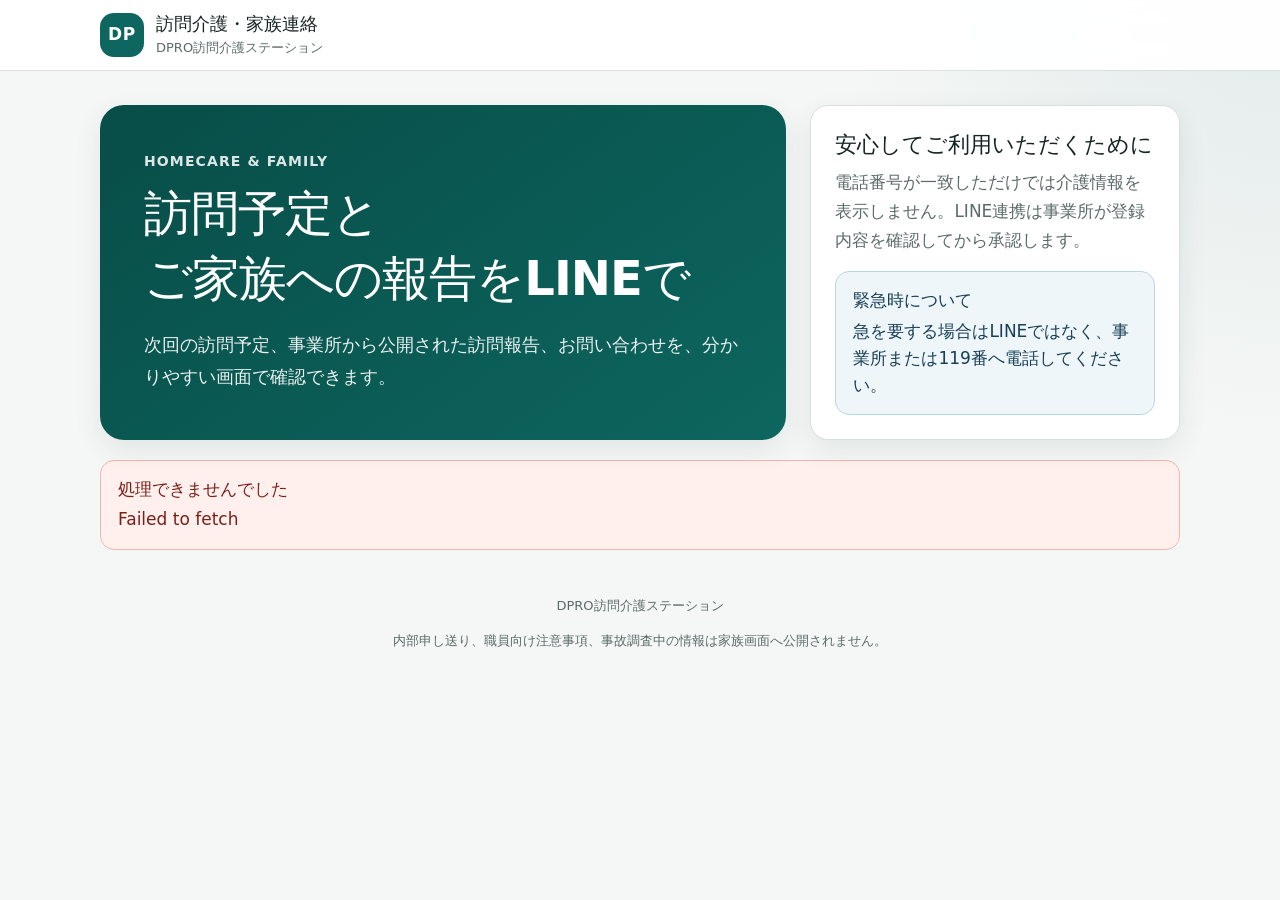
<file: index.html>
<!doctype html>
<html lang="ja">
<head>
  <meta charset="utf-8">
  <meta name="viewport" content="width=device-width, initial-scale=1, viewport-fit=cover">
  <meta name="theme-color" content="#0d665f">
  <meta name="description" content="DPRO 訪問介護・家族連絡 LINE。訪問予定、ご家族への報告、事業所への連絡をLINEで確認できます。">
  <title>DPRO 訪問介護・家族連絡 LINE</title>
  <link rel="stylesheet" href="styles.css">
  <script defer src="https://static.line-scdn.net/liff/edge/2/sdk.js"></script>
  <script defer src="config.js"></script>
  <script defer src="app.js"></script>
</head>
<body data-page="index">
  <header class="app-header">
    <div class="header-inner">
      <div class="brand">
        <div class="brand-mark" aria-hidden="true">DP</div>
        <div class="brand-copy">
          <p class="brand-title">訪問介護・家族連絡</p>
          <p class="brand-subtitle js-office-name">DPRO訪問介護ステーション</p>
        </div>
      </div>
    </div>
  </header>

  <main class="app-shell">
    <section class="hero" aria-labelledby="pageTitle">
      <div class="hero-grid">
        <div class="hero-panel">
          <p class="eyebrow">Homecare & Family</p>
          <h1 id="pageTitle">訪問予定と<br>ご家族への報告をLINEで</h1>
          <p class="hero-lead">次回の訪問予定、事業所から公開された訪問報告、お問い合わせを、分かりやすい画面で確認できます。</p>
        </div>
        <aside class="card hero-note">
          <h2 class="card-title">安心してご利用いただくために</h2>
          <p class="card-description">電話番号が一致しただけでは介護情報を表示しません。LINE連携は事業所が登録内容を確認してから承認します。</p>
          <div class="alert alert-info" style="margin-top:16px">
            <strong class="alert-title">緊急時について</strong>
            急を要する場合はLINEではなく、事業所または119番へ電話してください。
          </div>
        </aside>
      </div>
    </section>

    <div id="fatalError" class="alert alert-danger" hidden></div>
    <div id="linkStatus" class="alert alert-info" hidden></div>

    <section id="linkedCard" class="card" hidden aria-labelledby="linkedTitle">
      <div class="card-header">
        <div>
          <h2 id="linkedTitle" class="card-title">LINE連携済みです</h2>
          <p id="linkedName" class="card-description"></p>
        </div>
        <span class="status-pill status-completed">承認済み</span>
      </div>
      <p id="linkedClient"></p>
      <div class="button-row">
        <a id="openPortal" class="button button-primary" href="family.html">専用画面を開く</a>
      </div>
    </section>

    <section id="pendingCard" class="card" hidden aria-labelledby="pendingTitle">
      <div class="card-header">
        <div>
          <h2 id="pendingTitle" class="card-title">連携申請を確認中です</h2>
          <p id="pendingMessage" class="card-description">事業所が登録情報を確認しています。承認後にこの画面から利用できます。</p>
        </div>
        <span class="status-pill status-in_progress">確認中</span>
      </div>
      <div class="alert alert-warning">
        承認にはお時間をいただく場合があります。お急ぎの場合は、<a class="js-office-phone" href="#">事業所</a>へお問い合わせください。
      </div>
    </section>

    <section id="previewCard" class="card" hidden aria-labelledby="previewTitle">
      <h2 id="previewTitle" class="card-title">現在はブラウザ確認モードです</h2>
      <p class="card-description">LINE連携申請は、LIFF設定後にLINE公式アカウントから開いた場合だけ送信できます。デモ画面は下のボタンから確認できます。</p>
      <div class="button-row">
        <a class="button button-secondary" href="family.html?demo=1">家族向けデモを開く</a>
        <a class="button button-ghost" href="member.html?demo=1&amp;demo_role=client">本人向けデモを開く</a>
      </div>
    </section>

    <section id="linkFormCard" class="card" hidden aria-labelledby="formTitle">
      <div class="card-header">
        <div>
          <h2 id="formTitle" class="card-title">初回LINE連携申請</h2>
          <p class="card-description">事業所へ登録している内容を入力してください。承認前に介護情報が表示されることはありません。</p>
        </div>
      </div>

      <div class="segmented" aria-label="利用区分">
        <button type="button" class="segment" data-role="family" aria-pressed="true">ご家族として利用</button>
        <button type="button" class="segment" data-role="client" aria-pressed="false">ご本人として利用</button>
      </div>

      <form id="linkRequestForm" novalidate>
        <input id="requestedRole" type="hidden" name="requested_role" value="family">
        <div class="form-grid">
          <div class="field">
            <label for="applicantName">申請する方のお名前<span class="required">必須</span></label>
            <input id="applicantName" name="applicant_name" type="text" autocomplete="name" maxlength="80" required placeholder="例：福田 太郎">
          </div>
          <div class="field">
            <label for="applicantPhone">事業所へ登録している電話番号<span class="required">必須</span></label>
            <input id="applicantPhone" name="applicant_phone" type="tel" inputmode="tel" autocomplete="tel" maxlength="30" required placeholder="例：090-1234-5678">
            <p class="help">ハイフン、空白、全角、+81形式でも入力できます。</p>
          </div>
          <div class="field">
            <label for="clientNumber">利用者番号</label>
            <input id="clientNumber" name="client_number" type="text" maxlength="40" placeholder="例：HC0001">
            <p class="help">事業所から案内されている場合だけ入力してください。</p>
          </div>
          <div class="field">
            <label for="clientName">介護サービスを利用している方のお名前</label>
            <input id="clientName" name="client_name" type="text" maxlength="80" placeholder="例：福田 花子">
          </div>
        </div>
        <div id="formError" class="alert alert-danger" hidden style="margin-top:18px"></div>
        <div class="button-row">
          <button id="submitLinkRequest" type="submit" class="button button-primary">LINE連携を申請する</button>
        </div>
        <p class="help">申請後、事業所が利用者情報と続柄などを確認します。不一致の場合は事業所から連絡することがあります。</p>
      </form>
    </section>

    <footer class="footer">
      <p><span class="js-office-name">DPRO訪問介護ステーション</span></p>
      <p>内部申し送り、職員向け注意事項、事故調査中の情報は家族画面へ公開されません。</p>
    </footer>
  </main>

  <div id="loadingOverlay" class="loading-overlay" role="status" aria-live="polite">
    <div class="loader-card"><div class="spinner" aria-hidden="true"></div><strong data-loading-message>読み込み中です</strong></div>
  </div>
  <div id="toastRegion" class="toast-region" aria-live="polite"></div>
</body>
</html>
</file>
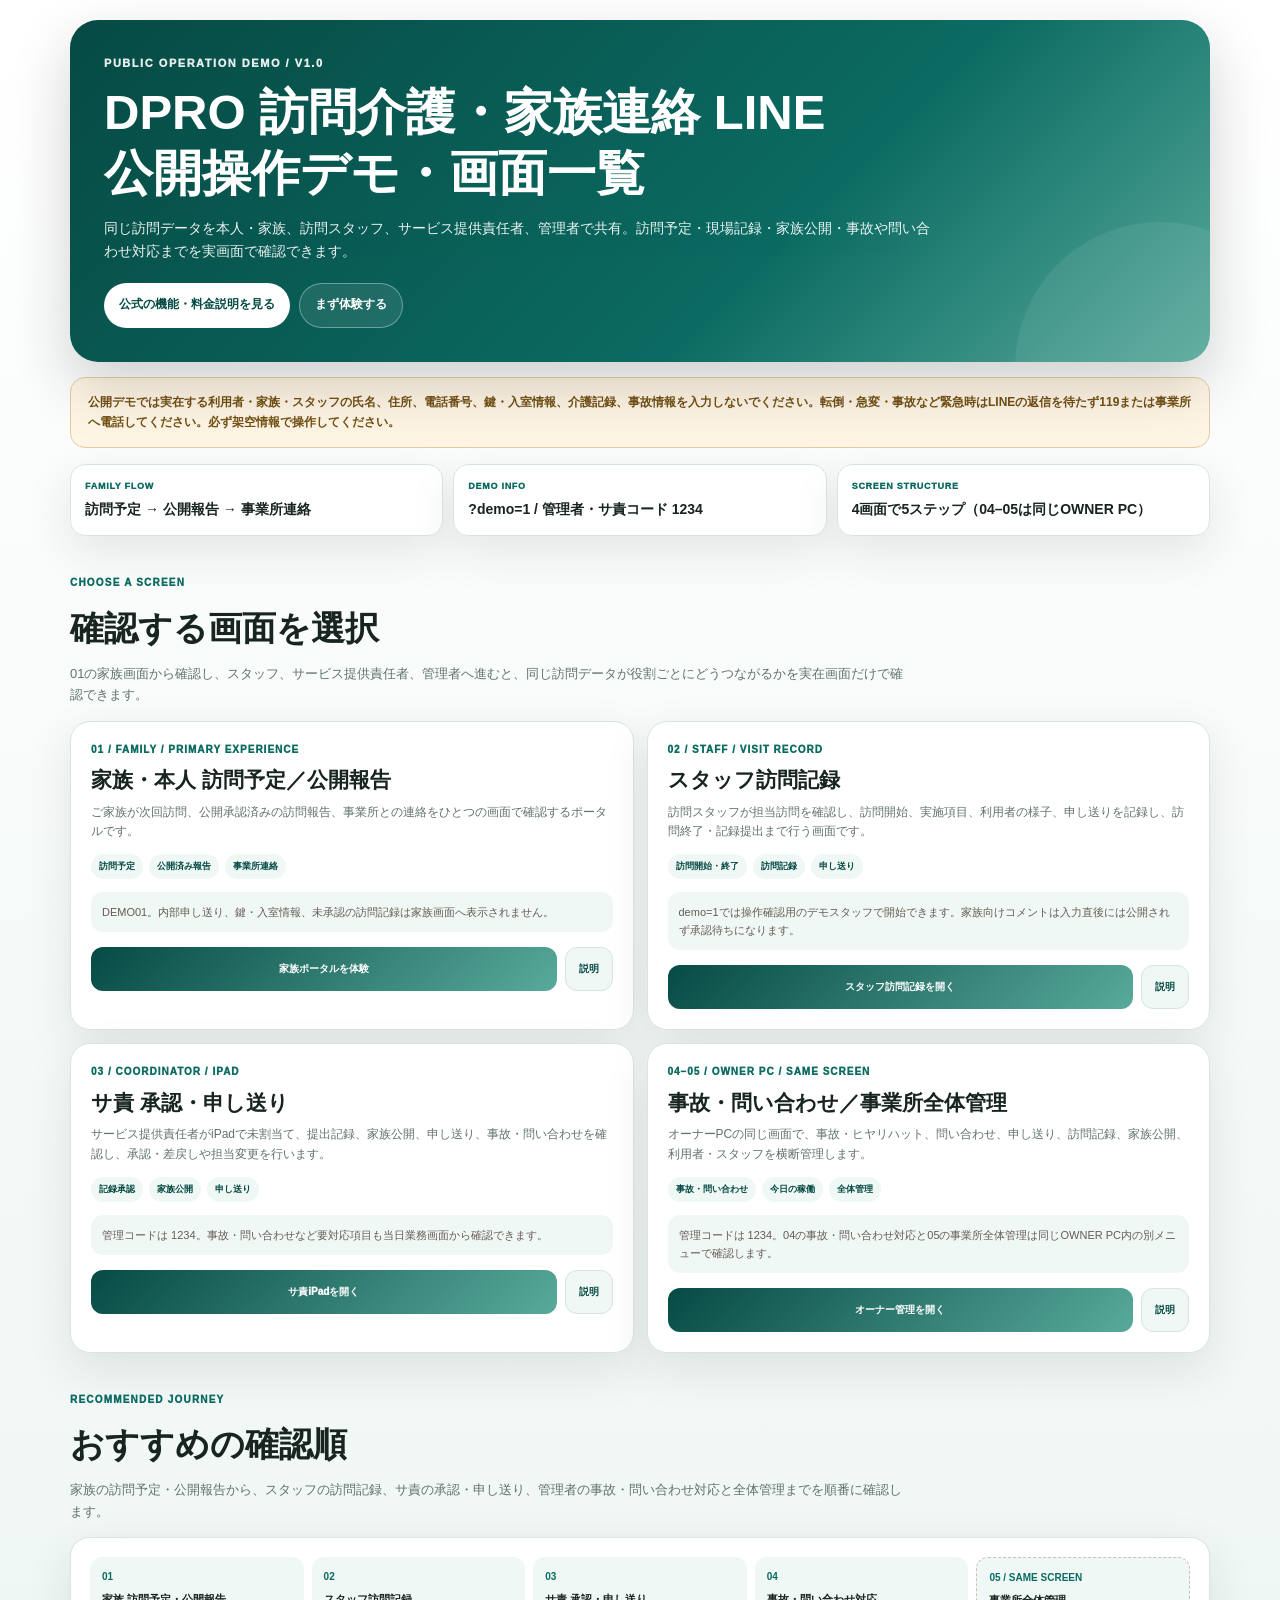
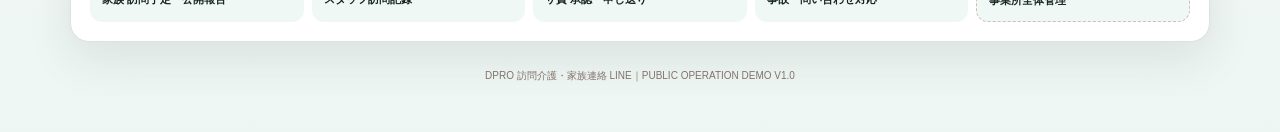
<file: demo-guide.html>
<!doctype html>
<!-- DPRO LIVE DEMO COMMON TEMPLATE V1.0 LOCK / CONFIGURABLE TEMPLATE -->
<html lang="ja">
<head>
<meta charset="utf-8">
<meta name="viewport" content="width=device-width,initial-scale=1,viewport-fit=cover">
<meta name="robots" content="noindex,nofollow,noarchive">
<title id="pageTitle">DPRO 公開操作デモ・画面一覧</title>
<style>
:root{
  --bg:#eef6f4;--card:#fff;--ink:#172420;--muted:#61726d;--line:#d7e4e0;
  --brand:#0b6b62;--deep:#064a44;--brand2:#58aa9b;--soft:#eff8f5;
  --shadow:0 16px 46px rgba(44,37,32,.10)
}
*{box-sizing:border-box}
html{background:var(--bg);scroll-behavior:smooth}
body{margin:0;min-height:100vh;color:var(--ink);font-family:-apple-system,BlinkMacSystemFont,"Segoe UI","Noto Sans JP","Yu Gothic UI",Meiryo,sans-serif;line-height:1.65;background:linear-gradient(180deg,#fff 0%,var(--bg) 100%)}
a{color:inherit}.page{width:min(1140px,calc(100% - 24px));margin:0 auto;padding:20px 0 48px}
.hero{position:relative;overflow:hidden;padding:34px;border-radius:28px;color:#fff;background:linear-gradient(135deg,var(--deep),var(--brand) 63%,var(--brand2));box-shadow:0 23px 58px rgba(35,30,27,.20)}
.hero:after{content:"";position:absolute;right:-95px;bottom:-150px;width:290px;height:290px;border-radius:50%;background:rgba(255,255,255,.07)}
.kicker{position:relative;z-index:1;font-size:11px;font-weight:1000;letter-spacing:.14em;opacity:.9}
.hero h1{position:relative;z-index:1;margin:10px 0 0;font-size:clamp(28px,5vw,49px);line-height:1.24}
.hero p{position:relative;z-index:1;max-width:830px;margin:13px 0 0;font-size:14px;opacity:.93}
.hero-actions{position:relative;z-index:1;display:flex;gap:9px;flex-wrap:wrap;margin-top:20px}
.button{min-height:45px;display:inline-flex;align-items:center;justify-content:center;padding:9px 15px;border-radius:999px;text-decoration:none;font-size:12px;font-weight:950}
.button-light{color:var(--deep);background:#fff}.button-ghost{color:#fff;border:1px solid rgba(255,255,255,.35);background:rgba(255,255,255,.09)}
.notice{margin-top:15px;padding:15px 17px;border:1px solid #e5cda3;border-radius:15px;background:#fff5e5;color:#725013;font-size:12px;font-weight:760}
.demo-info{margin-top:16px;display:grid;grid-template-columns:repeat(3,minmax(0,1fr));gap:10px}
.demo-info>div{padding:14px;border:1px solid var(--line);border-radius:15px;background:rgba(255,255,255,.96);box-shadow:var(--shadow)}
.demo-info small{display:block;color:var(--brand);font-size:9px;font-weight:1000;letter-spacing:.08em}.demo-info strong{display:block;margin-top:4px;font-size:14px}
.section-head{margin:32px 0 15px}.section-head small{color:var(--brand);font-size:10px;font-weight:1000;letter-spacing:.12em}.section-head h2{margin:5px 0 0;font-size:clamp(23px,4vw,34px)}.section-head p{max-width:840px;margin:7px 0 0;color:var(--muted);font-size:13px}
.grid{display:grid;grid-template-columns:repeat(2,minmax(0,1fr));gap:13px}
.card{min-width:0;padding:20px;border:1px solid var(--line);border-radius:20px;background:rgba(255,255,255,.98);box-shadow:var(--shadow)}
.card-number{color:var(--brand);font-size:10px;font-weight:1000;letter-spacing:.1em}.card h3{margin:7px 0 0;font-size:21px;line-height:1.4}.card p{margin:8px 0 0;color:var(--muted);font-size:12px}
.pills{display:flex;gap:6px;flex-wrap:wrap;margin-top:12px}.pills span{padding:5px 8px;border-radius:999px;background:var(--soft);color:var(--deep);font-size:9px;font-weight:900}
.card-note{margin-top:13px;padding:11px;border-radius:12px;background:var(--soft);color:#675a54;font-size:11px}.card-note b{color:var(--deep)}
.card-actions{display:grid;grid-template-columns:1fr auto;gap:8px;margin-top:15px}
.open,.official{min-height:44px;display:flex;align-items:center;justify-content:center;padding:9px 13px;border-radius:12px;text-decoration:none;font-size:10px;font-weight:950}
.open{color:#fff;background:linear-gradient(135deg,var(--deep),var(--brand2))}.official{color:var(--deep);border:1px solid var(--line);background:var(--soft)}
.flow{margin-top:14px;padding:19px;border:1px solid var(--line);border-radius:19px;background:#fff;box-shadow:var(--shadow)}
.flow-grid{display:grid;grid-template-columns:repeat(var(--flow-cols,5),minmax(0,1fr));gap:8px}
.flow-step{padding:12px;border-radius:12px;background:var(--soft)}.flow-step b{display:block;color:var(--brand);font-size:10px}.flow-step strong{display:block;margin-top:4px;font-size:11px}.flow-step.same{border:1px dashed #cdbfb6}
.footer{margin-top:26px;color:#82736c;font-size:10px;text-align:center}
@media(max-width:900px){.flow-grid{grid-template-columns:repeat(2,minmax(0,1fr))}}
@media(max-width:760px){.hero{padding:25px 20px}.demo-info,.grid,.flow-grid{grid-template-columns:1fr}}
@media(max-width:420px){.page{width:min(100% - 16px,1140px)}.card-actions{grid-template-columns:1fr}}
</style>
</head>
<body>
<main class="page">
<section class="hero">
  <div class="kicker">PUBLIC OPERATION DEMO / V1.0</div>
  <h1 id="heroTitle"></h1>
  <p id="heroCopy"></p>
  <div class="hero-actions">
    <a class="button button-light" id="officialLink">公式の機能・料金説明を見る</a>
    <a class="button button-ghost" id="primaryDemoLink">まず体験する</a>
  </div>
</section>

<div class="notice" id="notice"></div>

<section class="demo-info" id="quickInfo" aria-label="デモ利用情報"></section>

<div class="section-head">
  <small>CHOOSE A SCREEN</small>
  <h2>確認する画面を選択</h2>
  <p id="screenIntro"></p>
</div>

<section class="grid" id="screenGrid"></section>

<div class="section-head">
  <small>RECOMMENDED JOURNEY</small>
  <h2>おすすめの確認順</h2>
  <p id="journeyIntro"></p>
</div>
<section class="flow"><div class="flow-grid" id="flowGrid"></div></section>

<div class="footer" id="footer"></div>
</main>

<script>
/*
  DPRO LIVE DEMO COMMON TEMPLATE V1.0
  ------------------------------------------------------------
  変更してよいのは CONFIG の値とCSS変数のブランド色のみ。
  DOM骨格・セクション順・公開注意・CHOOSE A SCREEN・
  RECOMMENDED JOURNEYはCOMMON TEMPLATE V1.0 LOCK対象。
*/
const CONFIG = {
  "systemName": "DPRO 訪問介護・家族連絡 LINE",
  "pageTitle": "DPRO 訪問介護・家族連絡 LINE｜公開操作デモ・画面一覧",
  "heroCopy": "同じ訪問データを本人・家族、訪問スタッフ、サービス提供責任者、管理者で共有。訪問予定・現場記録・家族公開・事故や問い合わせ対応までを実画面で確認できます。",
  "officialUrl": "https://dpromstk2000-lab.github.io/dpro-line-systems-site/lp-homecare.html",
  "primaryDemoUrl": "family.html?demo=1",
  "notice": "公開デモでは実在する利用者・家族・スタッフの氏名、住所、電話番号、鍵・入室情報、介護記録、事故情報を入力しないでください。転倒・急変・事故など緊急時はLINEの返信を待たず119または事業所へ電話してください。必ず架空情報で操作してください。",
  "screenIntro": "01の家族画面から確認し、スタッフ、サービス提供責任者、管理者へ進むと、同じ訪問データが役割ごとにどうつながるかを実在画面だけで確認できます。",
  "journeyIntro": "家族の訪問予定・公開報告から、スタッフの訪問記録、サ責の承認・申し送り、管理者の事故・問い合わせ対応と全体管理までを順番に確認します。",
  "adminCode": "1234",
  "quickInfo": [
    {
      "label": "FAMILY FLOW",
      "text": "訪問予定 → 公開報告 → 事業所連絡"
    },
    {
      "label": "DEMO INFO",
      "text": "?demo=1 / 管理者・サ責コード 1234"
    },
    {
      "label": "SCREEN STRUCTURE",
      "text": "4画面で5ステップ（04–05は同じOWNER PC）"
    }
  ],
  "screens": [
    {
      "step": "01 / FAMILY / PRIMARY EXPERIENCE",
      "title": "家族・本人 訪問予定／公開報告",
      "description": "ご家族が次回訪問、公開承認済みの訪問報告、事業所との連絡をひとつの画面で確認するポータルです。",
      "tags": [
        "訪問予定",
        "公開済み報告",
        "事業所連絡"
      ],
      "note": "DEMO01。内部申し送り、鍵・入室情報、未承認の訪問記録は家族画面へ表示されません。",
      "url": "family.html?demo=1",
      "cta": "家族ポータルを体験",
      "officialUrl": "https://dpromstk2000-lab.github.io/dpro-line-systems-site/lp-homecare.html"
    },
    {
      "step": "02 / STAFF / VISIT RECORD",
      "title": "スタッフ訪問記録",
      "description": "訪問スタッフが担当訪問を確認し、訪問開始、実施項目、利用者の様子、申し送りを記録し、訪問終了・記録提出まで行う画面です。",
      "tags": [
        "訪問開始・終了",
        "訪問記録",
        "申し送り"
      ],
      "note": "demo=1では操作確認用のデモスタッフで開始できます。家族向けコメントは入力直後には公開されず承認待ちになります。",
      "url": "staff.html?demo=1",
      "cta": "スタッフ訪問記録を開く",
      "officialUrl": "https://dpromstk2000-lab.github.io/dpro-line-systems-site/lp-homecare.html"
    },
    {
      "step": "03 / COORDINATOR / IPAD",
      "title": "サ責 承認・申し送り",
      "description": "サービス提供責任者がiPadで未割当て、提出記録、家族公開、申し送り、事故・問い合わせを確認し、承認・差戻しや担当変更を行います。",
      "tags": [
        "記録承認",
        "家族公開",
        "申し送り"
      ],
      "note": "管理コードは 1234。事故・問い合わせなど要対応項目も当日業務画面から確認できます。",
      "url": "owner-ipad.html?demo=1",
      "cta": "サ責iPadを開く",
      "officialUrl": "https://dpromstk2000-lab.github.io/dpro-line-systems-site/lp-homecare.html"
    },
    {
      "step": "04–05 / OWNER PC / SAME SCREEN",
      "title": "事故・問い合わせ／事業所全体管理",
      "description": "オーナーPCの同じ画面で、事故・ヒヤリハット、問い合わせ、申し送り、訪問記録、家族公開、利用者・スタッフを横断管理します。",
      "tags": [
        "事故・問い合わせ",
        "今日の稼働",
        "全体管理"
      ],
      "note": "管理コードは 1234。04の事故・問い合わせ対応と05の事業所全体管理は同じOWNER PC内の別メニューで確認します。",
      "url": "owner.html?demo=1",
      "cta": "オーナー管理を開く",
      "officialUrl": "https://dpromstk2000-lab.github.io/dpro-line-systems-site/lp-homecare.html"
    }
  ],
  "journey": [
    {
      "step": "01",
      "text": "家族 訪問予定・公開報告"
    },
    {
      "step": "02",
      "text": "スタッフ訪問記録"
    },
    {
      "step": "03",
      "text": "サ責 承認・申し送り"
    },
    {
      "step": "04",
      "text": "事故・問い合わせ対応"
    },
    {
      "step": "05",
      "text": "事業所全体管理",
      "sameScreen": true
    }
  ]
};

document.documentElement.style.setProperty("--flow-cols", String(Math.min(CONFIG.journey.length, 7)));
document.title = CONFIG.pageTitle;
document.getElementById("heroTitle").innerHTML = `${CONFIG.systemName}<br>公開操作デモ・画面一覧`;
document.getElementById("heroCopy").textContent = CONFIG.heroCopy;
document.getElementById("officialLink").href = CONFIG.officialUrl;
document.getElementById("primaryDemoLink").href = CONFIG.primaryDemoUrl;
document.getElementById("notice").textContent = CONFIG.notice;
document.getElementById("screenIntro").textContent = CONFIG.screenIntro;
document.getElementById("journeyIntro").textContent = CONFIG.journeyIntro;
document.getElementById("footer").textContent = `${CONFIG.systemName}｜PUBLIC OPERATION DEMO V1.0`;

document.getElementById("quickInfo").innerHTML = CONFIG.quickInfo.map(x =>
  `<div><small>${x.label}</small><strong>${x.text}</strong></div>`
).join("");

document.getElementById("screenGrid").innerHTML = CONFIG.screens.map(x => `
  <article class="card">
    <div class="card-number">${x.step}</div>
    <h3>${x.title}</h3>
    <p>${x.description}</p>
    <div class="pills">${x.tags.map(t => `<span>${t}</span>`).join("")}</div>
    <div class="card-note">${x.note}</div>
    <div class="card-actions">
      <a class="open" href="${x.url}">${x.cta}</a>
      <a class="official" href="${x.officialUrl}">説明</a>
    </div>
  </article>
`).join("");

document.getElementById("flowGrid").innerHTML = CONFIG.journey.map(x => `
  <div class="flow-step${x.sameScreen ? " same" : ""}">
    <b>${x.step}${x.sameScreen ? " / SAME SCREEN" : ""}</b>
    <strong>${x.text}</strong>
  </div>
`).join("");
</script>
</body>
</html>
</file>
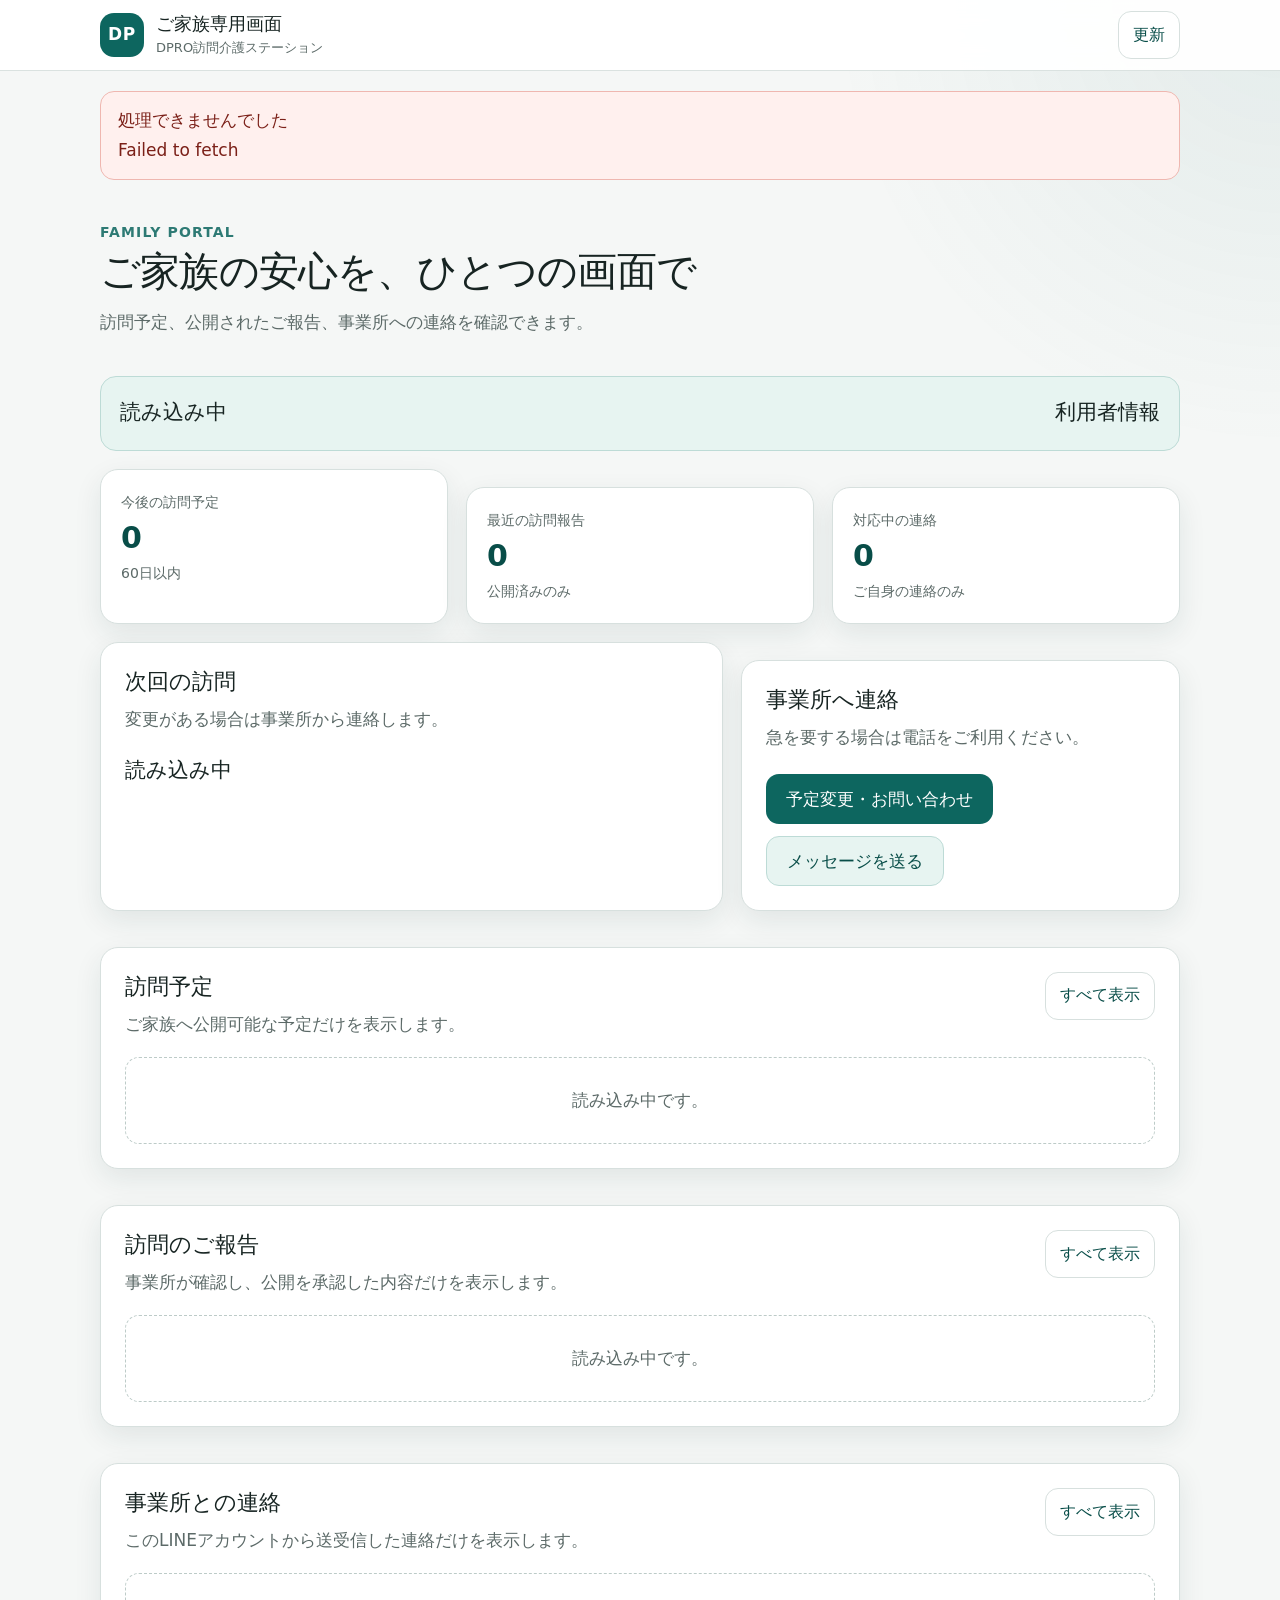
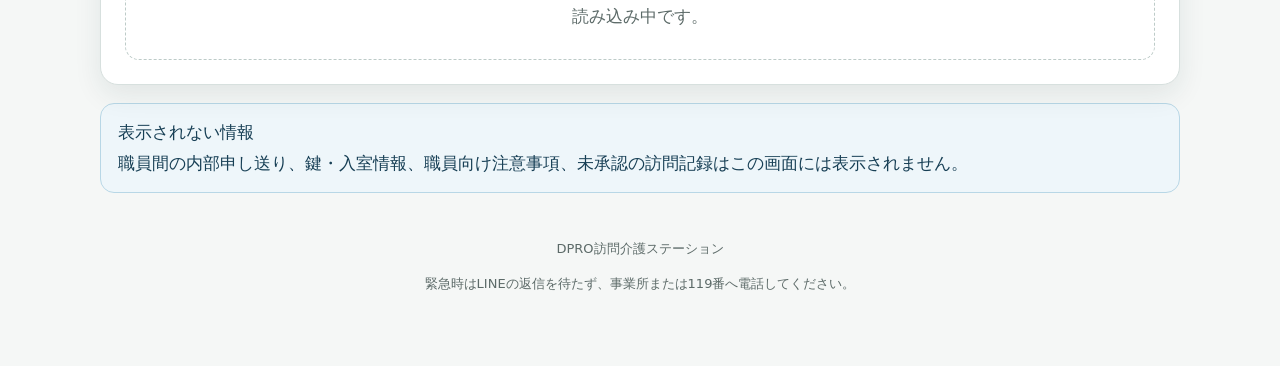
<file: family.html>
<!doctype html>
<html lang="ja">
<head>
  <meta charset="utf-8">
  <meta name="viewport" content="width=device-width, initial-scale=1, viewport-fit=cover">
  <meta name="theme-color" content="#0d665f">
  <meta name="description" content="DPRO 訪問介護・家族連絡 LINE 専用ポータル">
  <title>ご家族専用画面｜DPRO 訪問介護・家族連絡 LINE</title>
  <link rel="stylesheet" href="styles.css">
  <script defer src="https://static.line-scdn.net/liff/edge/2/sdk.js"></script>
  <script defer src="config.js"></script>
  <script defer src="app.js"></script>
</head>
<body data-page="family">
  <header class="app-header">
    <div class="header-inner">
      <div class="brand">
        <div class="brand-mark" aria-hidden="true">DP</div>
        <div class="brand-copy">
          <p class="brand-title">ご家族専用画面</p>
          <p class="brand-subtitle js-office-name">DPRO訪問介護ステーション</p>
        </div>
      </div>
      <div class="header-actions">
        <button id="refreshButton" type="button" class="button button-ghost button-small">更新</button>
      </div>
    </div>
  </header>

  <main class="app-shell">
    <div id="demoBanner" class="alert alert-warning" hidden style="margin-top:20px">
      <strong class="alert-title">デモ表示中</strong>
      この画面は架空の利用者情報を使った操作確認用です。
    </div>
    <div id="fatalError" class="alert alert-danger" hidden style="margin-top:20px"></div>

    <section class="page-heading">
      <p class="eyebrow" style="color:var(--primary)">Family Portal</p>
      <h1>ご家族の安心を、ひとつの画面で</h1>
      <p>訪問予定、公開されたご報告、事業所への連絡を確認できます。</p>
    </section>

    <section class="profile-strip" aria-label="連携情報">
      <div>
        <p id="viewerName" class="profile-name">読み込み中</p>
        <p id="viewerRelationship" class="profile-meta"></p>
      </div>
      <div>
        <p id="clientName" class="profile-name">利用者情報</p>
        <p id="clientNumber" class="profile-meta"></p>
      </div>
    </section>

    <section class="grid grid-3" style="margin-top:18px" aria-label="件数概要">
      <article class="card stat-card"><div class="stat-label">今後の訪問予定</div><div id="upcomingCount" class="stat-value">0</div><div class="stat-note">60日以内</div></article>
      <article class="card stat-card"><div class="stat-label">最近の訪問報告</div><div id="reportCount" class="stat-value">0</div><div class="stat-note">公開済みのみ</div></article>
      <article class="card stat-card"><div class="stat-label">対応中の連絡</div><div id="messageCount" class="stat-value">0</div><div class="stat-note">ご自身の連絡のみ</div></article>
    </section>

    <section class="dashboard-grid" style="margin-top:18px">
      <article class="card span-7">
        <div class="card-header">
          <div>
            <h2 class="card-title">次回の訪問</h2>
            <p class="card-description">変更がある場合は事業所から連絡します。</p>
          </div>
          <div id="nextVisitStatus"></div>
        </div>
        <p id="nextVisitDate" class="profile-name">読み込み中</p>
        <p id="nextVisitService" class="card-description"></p>
      </article>
      <aside class="card span-5">
        <h2 class="card-title">事業所へ連絡</h2>
        <p class="card-description">急を要する場合は電話をご利用ください。</p>
        <div class="button-row">
          <button type="button" class="button button-primary" data-open-modal="inquiryModal">予定変更・お問い合わせ</button>
          <button type="button" class="button button-secondary" data-open-modal="messageModal">メッセージを送る</button>
        </div>
        <p id="contactPermissionNote" class="help" hidden>現在、このLINEアカウントからの連絡送信は許可されていません。</p>
      </aside>

      <section id="visitsSection" class="card span-12" aria-labelledby="visitsTitle">
        <div class="card-header">
          <div><h2 id="visitsTitle" class="card-title">訪問予定</h2><p class="card-description">ご家族へ公開可能な予定だけを表示します。</p></div>
          <button id="loadAllVisits" type="button" class="button button-ghost button-small">すべて表示</button>
        </div>
        <ul id="visitList" class="list"><li class="empty">読み込み中です。</li></ul>
      </section>

      <section id="reportsSection" class="card span-12" aria-labelledby="reportsTitle">
        <div class="card-header">
          <div><h2 id="reportsTitle" class="card-title">訪問のご報告</h2><p class="card-description">事業所が確認し、公開を承認した内容だけを表示します。</p></div>
          <button id="loadAllReports" type="button" class="button button-ghost button-small">すべて表示</button>
        </div>
        <ul id="reportList" class="list"><li class="empty">読み込み中です。</li></ul>
      </section>

      <section class="card span-12" aria-labelledby="messagesTitle">
        <div class="card-header">
          <div><h2 id="messagesTitle" class="card-title">事業所との連絡</h2><p class="card-description">このLINEアカウントから送受信した連絡だけを表示します。</p></div>
          <button id="loadAllMessages" type="button" class="button button-ghost button-small">すべて表示</button>
        </div>
        <ul id="messageList" class="list"><li class="empty">読み込み中です。</li></ul>
      </section>
    </section>

    <section class="alert alert-info" style="margin-top:18px">
      <strong class="alert-title">表示されない情報</strong>
      職員間の内部申し送り、鍵・入室情報、職員向け注意事項、未承認の訪問記録はこの画面には表示されません。
    </section>

    <footer class="footer">
      <p><span class="js-office-name">DPRO訪問介護ステーション</span></p>
      <p>緊急時はLINEの返信を待たず、事業所または119番へ電話してください。</p>
    </footer>
  </main>

  <div id="messageModal" class="modal-backdrop" hidden>
    <section class="modal" role="dialog" aria-modal="true" aria-labelledby="messageModalTitle">
      <div class="modal-header"><div><h2 id="messageModalTitle" class="modal-title">メッセージを送る</h2><p class="card-description">通常の連絡にご利用ください。</p></div><button type="button" class="icon-button" data-close-modal aria-label="閉じる">×</button></div>
      <div class="alert alert-warning" style="margin:18px 0">緊急連絡には使用しないでください。転倒、急変、事故などは電話で連絡してください。</div>
      <form id="messageForm">
        <div class="field"><label for="messageSubject">件名</label><input id="messageSubject" name="subject" type="text" maxlength="100" placeholder="例：次回訪問について"></div>
        <div class="field" style="margin-top:14px"><label for="messageImportance">重要度</label><select id="messageImportance" name="importance"><option value="normal">通常</option><option value="important">重要</option><option value="urgent">至急</option></select></div>
        <div class="field" style="margin-top:14px"><label for="messageText">連絡内容<span class="required">必須</span></label><textarea id="messageText" name="message_text" maxlength="2000" required placeholder="事業所へ伝えたい内容をご入力ください。"></textarea></div>
        <div id="messageError" class="alert alert-danger" hidden style="margin-top:14px"></div>
        <div class="button-row"><button type="submit" class="button button-primary">送信する</button><button type="button" class="button button-ghost" data-close-modal>戻る</button></div>
      </form>
    </section>
  </div>

  <div id="inquiryModal" class="modal-backdrop" hidden>
    <section class="modal" role="dialog" aria-modal="true" aria-labelledby="inquiryModalTitle">
      <div class="modal-header"><div><h2 id="inquiryModalTitle" class="modal-title">予定変更・お問い合わせ</h2><p class="card-description">内容を確認後、事業所から連絡します。</p></div><button type="button" class="icon-button" data-close-modal aria-label="閉じる">×</button></div>
      <form id="inquiryForm" style="margin-top:18px">
        <div class="field"><label for="inquiryType">お問い合わせ種別<span class="required">必須</span></label><select id="inquiryType" name="inquiry_type" required><option value="schedule_change">訪問予定の変更</option><option value="absence">訪問のキャンセル・不在</option><option value="service_question">サービス内容の確認</option><option value="document">書類について</option><option value="other">その他</option></select></div>
        <div class="field" style="margin-top:14px"><label for="inquirySubject">件名</label><input id="inquirySubject" name="subject" type="text" maxlength="100" placeholder="例：7月25日の訪問時間"></div>
        <div class="field" style="margin-top:14px"><label for="inquiryUrgency">緊急度</label><select id="inquiryUrgency" name="urgency"><option value="normal">通常</option><option value="important">重要</option><option value="urgent">至急</option></select></div>
        <div class="field" style="margin-top:14px"><label for="inquiryDetail">お問い合わせ内容<span class="required">必須</span></label><textarea id="inquiryDetail" name="detail" maxlength="2000" required placeholder="変更を希望する日時や詳しい内容をご入力ください。"></textarea></div>
        <div id="inquiryError" class="alert alert-danger" hidden style="margin-top:14px"></div>
        <div class="button-row"><button type="submit" class="button button-primary">送信する</button><button type="button" class="button button-ghost" data-close-modal>戻る</button></div>
      </form>
    </section>
  </div>

  <div id="loadingOverlay" class="loading-overlay" role="status" aria-live="polite">
    <div class="loader-card"><div class="spinner" aria-hidden="true"></div><strong data-loading-message>読み込み中です</strong></div>
  </div>
  <div id="toastRegion" class="toast-region" aria-live="polite"></div>
</body>
</html>
</file>
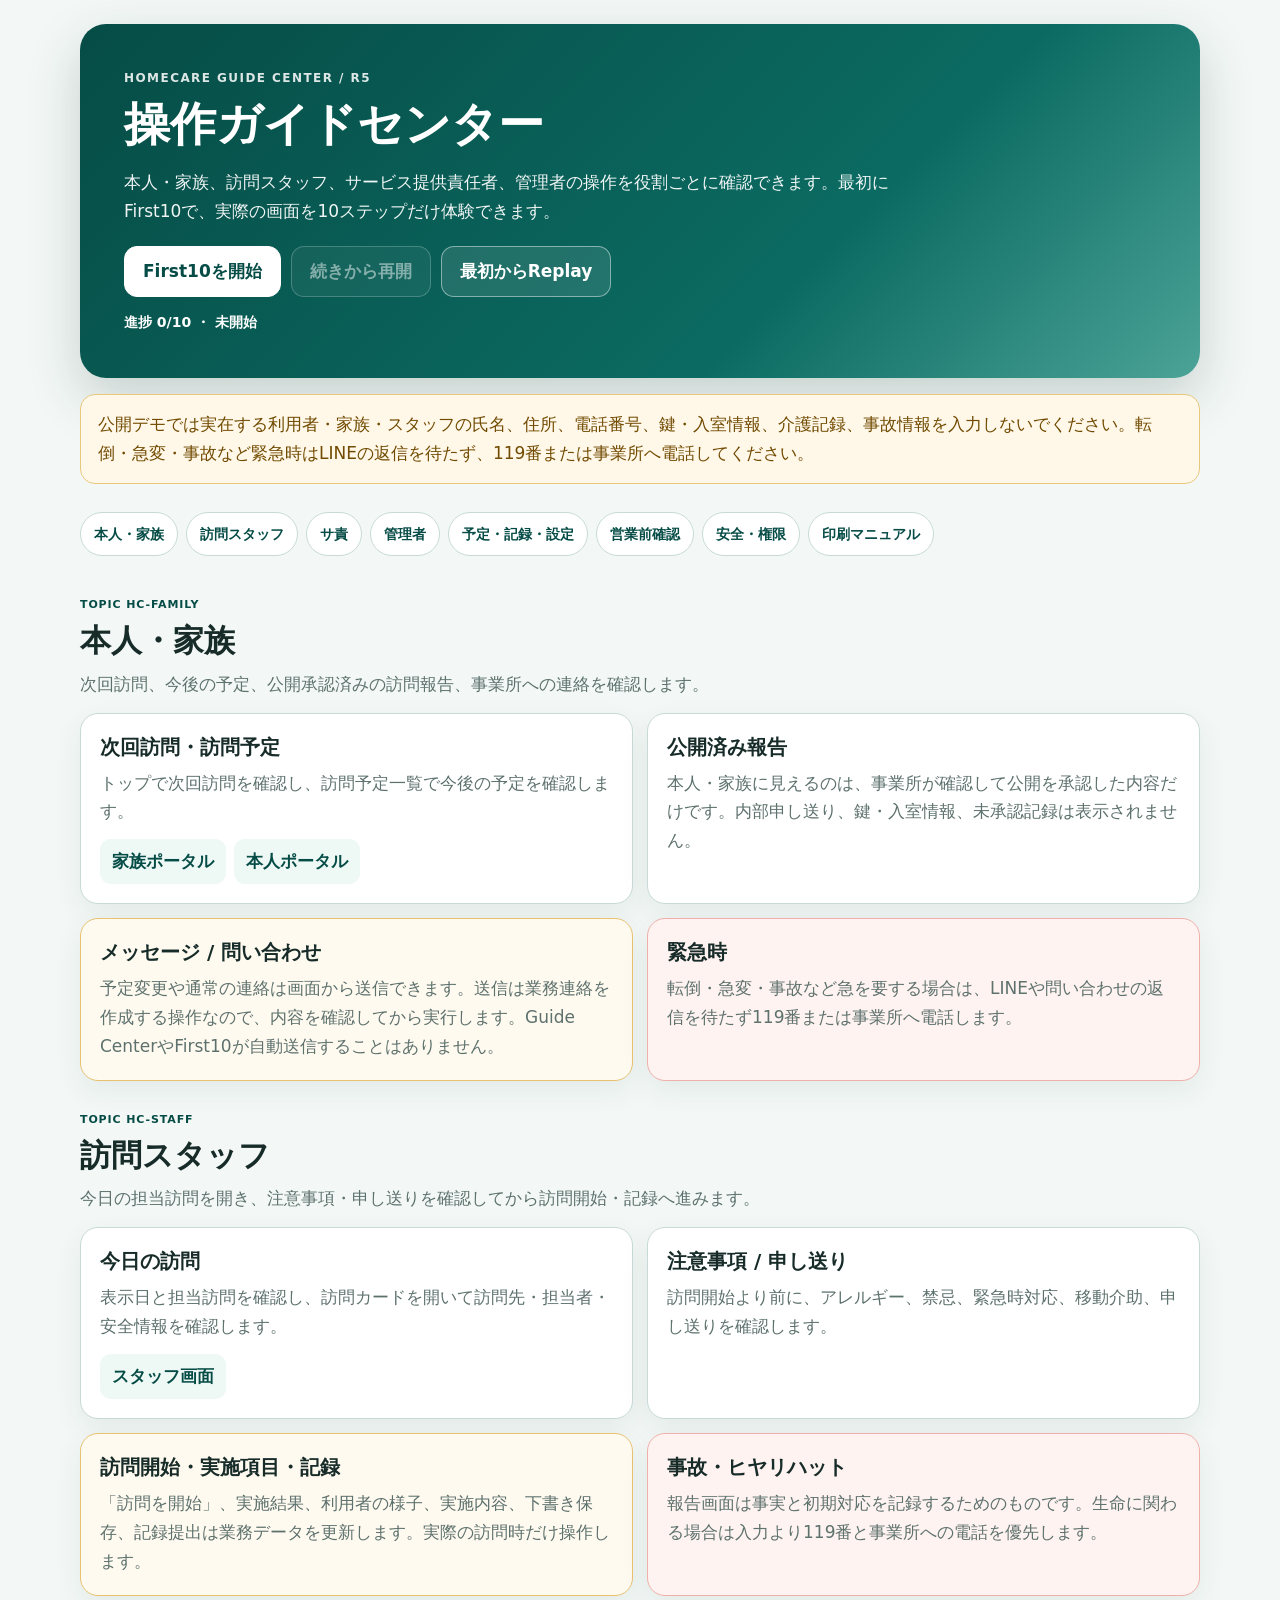
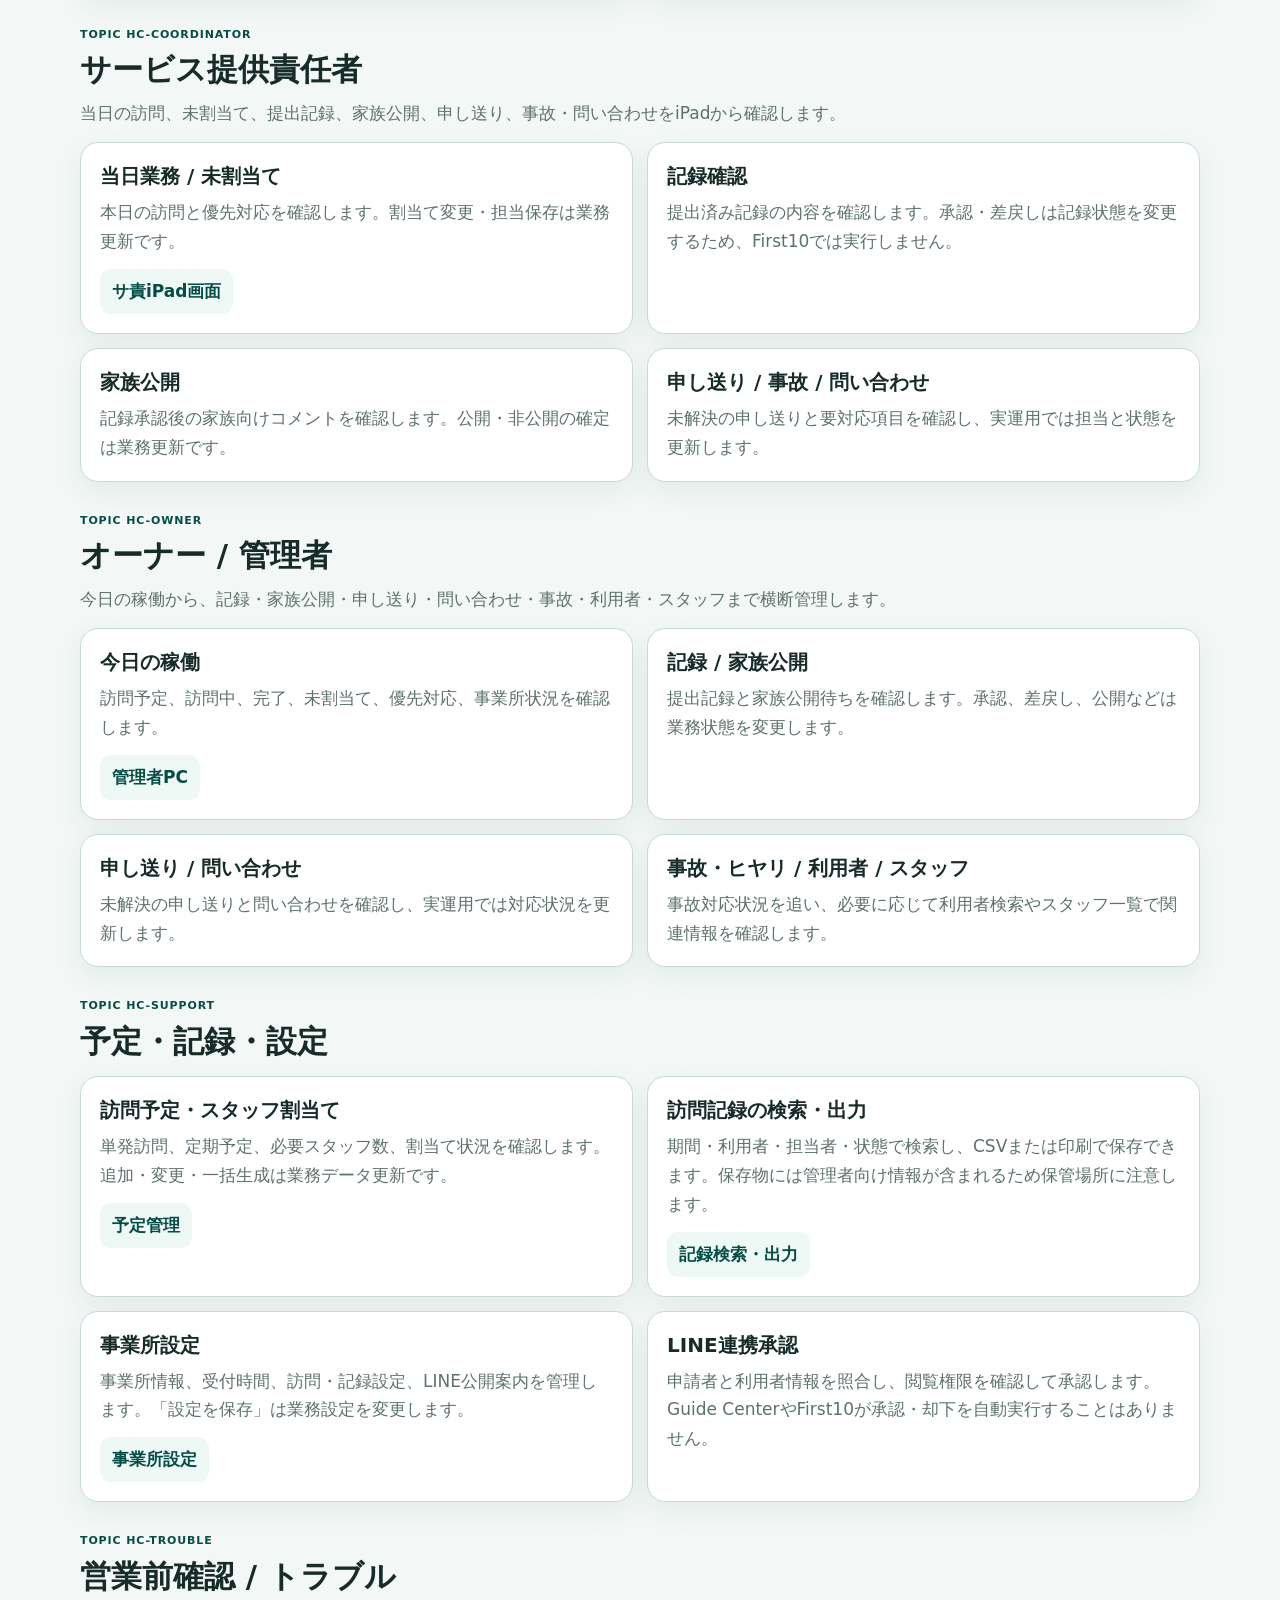
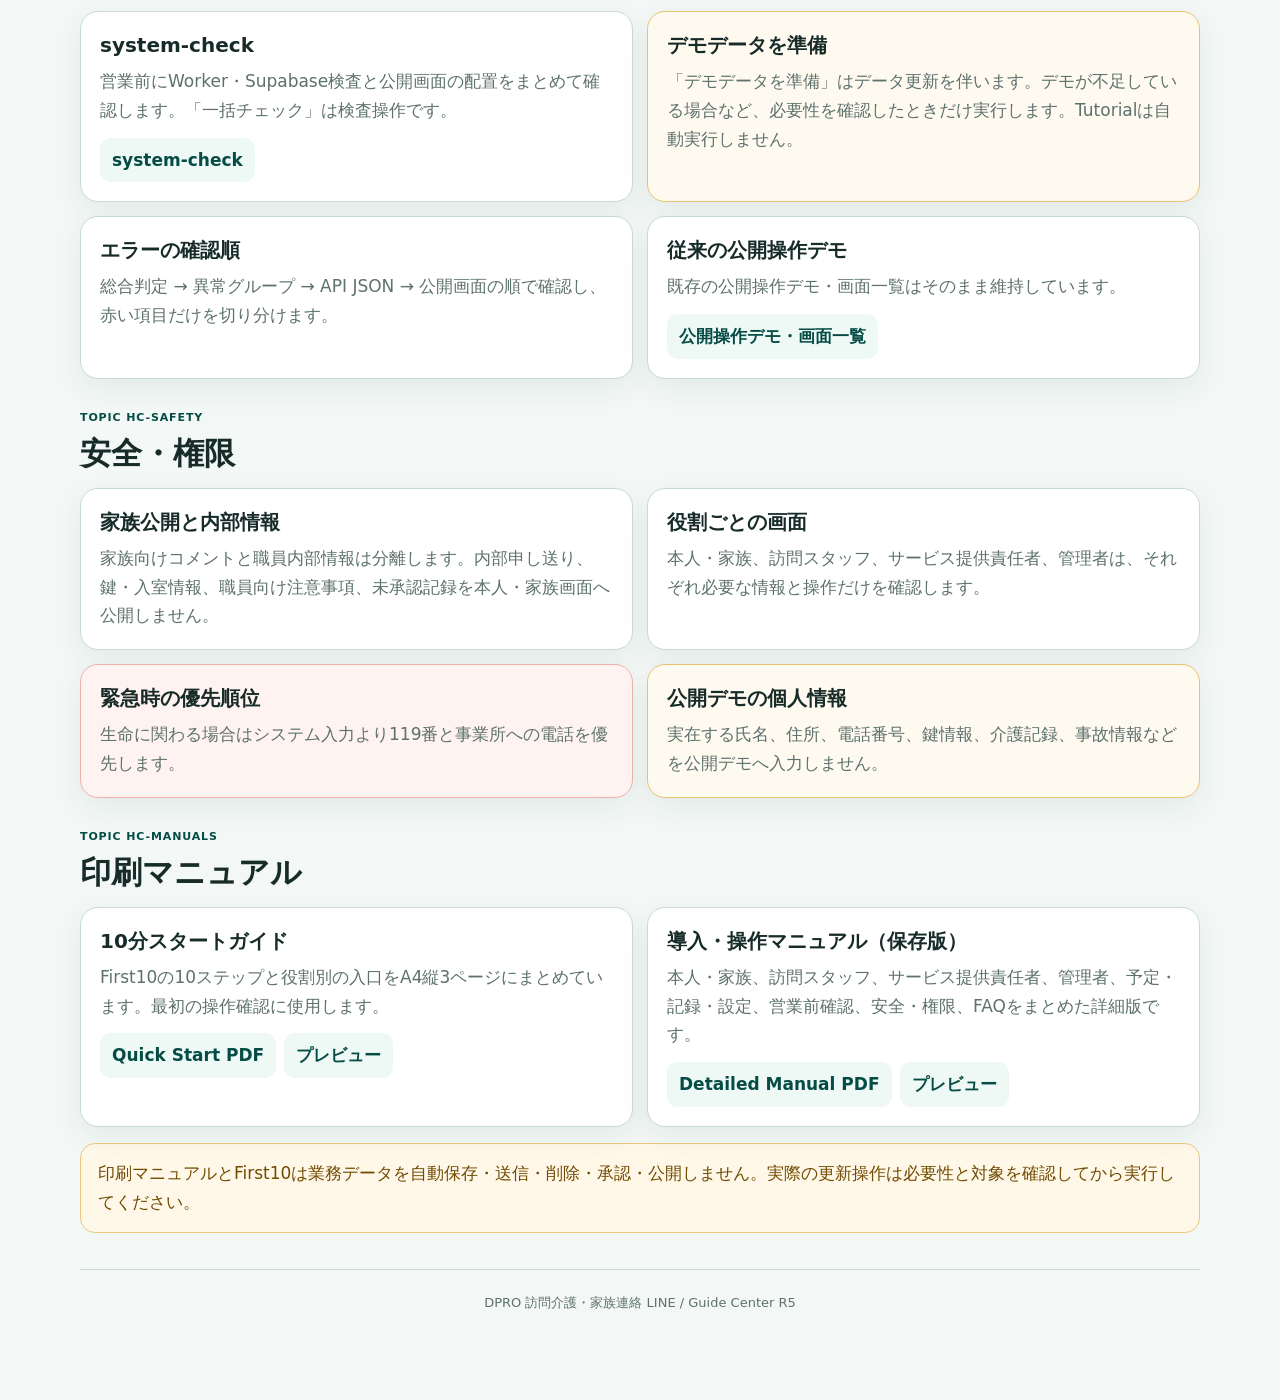
<file: guide-center.html>
<!doctype html>
<html lang="ja">
<head>
  <meta charset="utf-8">
  <meta name="viewport" content="width=device-width, initial-scale=1, viewport-fit=cover">
  <meta name="robots" content="noindex,nofollow,noarchive">
  <meta name="description" content="DPRO訪問介護・家族連絡 LINE 操作ガイドセンター">
  <title>操作ガイドセンター｜DPRO訪問介護</title>
  <link rel="stylesheet" href="tutorial.css">
  <style>#manuals a:focus,#manuals a:focus-visible{outline:3px solid #0b7a6d;outline-offset:3px}</style>
</head>
<body class="dpro-guide-page">
  <main class="dpro-guide-shell">
    <section class="dpro-guide-hero" aria-labelledby="guideTitle" id="first10">
      <p class="dpro-guide-kicker">HOMECARE GUIDE CENTER / R5</p>
      <h1 id="guideTitle">操作ガイドセンター</h1>
      <p>本人・家族、訪問スタッフ、サービス提供責任者、管理者の操作を役割ごとに確認できます。最初にFirst10で、実際の画面を10ステップだけ体験できます。</p>
      <div class="dpro-guide-actions" aria-label="First10操作">
        <button class="dpro-guide-button" type="button" data-dpro-tutorial-action="start">First10を開始</button>
        <button class="dpro-guide-button secondary" type="button" data-dpro-tutorial-action="resume">続きから再開</button>
        <button class="dpro-guide-button secondary" type="button" data-dpro-tutorial-action="replay">最初からReplay</button>
      </div>
      <div class="dpro-guide-progress" data-guide-progress aria-live="polite">進捗を確認しています</div>
    </section>

    <div class="dpro-guide-note" role="note">
      公開デモでは実在する利用者・家族・スタッフの氏名、住所、電話番号、鍵・入室情報、介護記録、事故情報を入力しないでください。転倒・急変・事故など緊急時はLINEの返信を待たず、119番または事業所へ電話してください。
    </div>

    <nav class="dpro-guide-nav" aria-label="ガイド項目">
      <a href="#family">本人・家族</a><a href="#staff">訪問スタッフ</a><a href="#coordinator">サ責</a><a href="#owner">管理者</a><a href="#support">予定・記録・設定</a><a href="#trouble">営業前確認</a><a href="#safety">安全・権限</a><a href="#manuals">印刷マニュアル</a>
    </nav>

    <section class="dpro-guide-section" id="family" aria-labelledby="familyTitle">
      <span class="dpro-guide-topic-id">TOPIC HC-FAMILY</span><h2 id="familyTitle">本人・家族</h2>
      <p>次回訪問、今後の予定、公開承認済みの訪問報告、事業所への連絡を確認します。</p>
      <div class="dpro-guide-grid">
        <article class="dpro-guide-card"><h3>次回訪問・訪問予定</h3><p>トップで次回訪問を確認し、訪問予定一覧で今後の予定を確認します。</p><div class="dpro-guide-link-row"><a href="family.html?demo=1">家族ポータル</a><a href="member.html?demo=1&amp;demo_role=client">本人ポータル</a></div></article>
        <article class="dpro-guide-card"><h3>公開済み報告</h3><p>本人・家族に見えるのは、事業所が確認して公開を承認した内容だけです。内部申し送り、鍵・入室情報、未承認記録は表示されません。</p></article>
        <article class="dpro-guide-card dpro-guide-warning"><h3>メッセージ / 問い合わせ</h3><p>予定変更や通常の連絡は画面から送信できます。送信は業務連絡を作成する操作なので、内容を確認してから実行します。Guide CenterやFirst10が自動送信することはありません。</p></article>
        <article class="dpro-guide-card dpro-guide-danger"><h3>緊急時</h3><p>転倒・急変・事故など急を要する場合は、LINEや問い合わせの返信を待たず119番または事業所へ電話します。</p></article>
      </div>
    </section>

    <section class="dpro-guide-section" id="staff" aria-labelledby="staffTitle">
      <span class="dpro-guide-topic-id">TOPIC HC-STAFF</span><h2 id="staffTitle">訪問スタッフ</h2>
      <p>今日の担当訪問を開き、注意事項・申し送りを確認してから訪問開始・記録へ進みます。</p>
      <div class="dpro-guide-grid">
        <article class="dpro-guide-card"><h3>今日の訪問</h3><p>表示日と担当訪問を確認し、訪問カードを開いて訪問先・担当者・安全情報を確認します。</p><div class="dpro-guide-link-row"><a href="staff.html?demo=1">スタッフ画面</a></div></article>
        <article class="dpro-guide-card"><h3>注意事項 / 申し送り</h3><p>訪問開始より前に、アレルギー、禁忌、緊急時対応、移動介助、申し送りを確認します。</p></article>
        <article class="dpro-guide-card dpro-guide-warning"><h3>訪問開始・実施項目・記録</h3><p>「訪問を開始」、実施結果、利用者の様子、実施内容、下書き保存、記録提出は業務データを更新します。実際の訪問時だけ操作します。</p></article>
        <article class="dpro-guide-card dpro-guide-danger"><h3>事故・ヒヤリハット</h3><p>報告画面は事実と初期対応を記録するためのものです。生命に関わる場合は入力より119番と事業所への電話を優先します。</p></article>
      </div>
    </section>

    <section class="dpro-guide-section" id="coordinator" aria-labelledby="coordinatorTitle">
      <span class="dpro-guide-topic-id">TOPIC HC-COORDINATOR</span><h2 id="coordinatorTitle">サービス提供責任者</h2>
      <p>当日の訪問、未割当て、提出記録、家族公開、申し送り、事故・問い合わせをiPadから確認します。</p>
      <div class="dpro-guide-grid">
        <article class="dpro-guide-card"><h3>当日業務 / 未割当て</h3><p>本日の訪問と優先対応を確認します。割当て変更・担当保存は業務更新です。</p><div class="dpro-guide-link-row"><a href="owner-ipad.html?demo=1">サ責iPad画面</a></div></article>
        <article class="dpro-guide-card"><h3>記録確認</h3><p>提出済み記録の内容を確認します。承認・差戻しは記録状態を変更するため、First10では実行しません。</p></article>
        <article class="dpro-guide-card"><h3>家族公開</h3><p>記録承認後の家族向けコメントを確認します。公開・非公開の確定は業務更新です。</p></article>
        <article class="dpro-guide-card"><h3>申し送り / 事故 / 問い合わせ</h3><p>未解決の申し送りと要対応項目を確認し、実運用では担当と状態を更新します。</p></article>
      </div>
    </section>

    <section class="dpro-guide-section" id="owner" aria-labelledby="ownerTitle">
      <span class="dpro-guide-topic-id">TOPIC HC-OWNER</span><h2 id="ownerTitle">オーナー / 管理者</h2>
      <p>今日の稼働から、記録・家族公開・申し送り・問い合わせ・事故・利用者・スタッフまで横断管理します。</p>
      <div class="dpro-guide-grid">
        <article class="dpro-guide-card"><h3>今日の稼働</h3><p>訪問予定、訪問中、完了、未割当て、優先対応、事業所状況を確認します。</p><div class="dpro-guide-link-row"><a href="owner.html?demo=1">管理者PC</a></div></article>
        <article class="dpro-guide-card"><h3>記録 / 家族公開</h3><p>提出記録と家族公開待ちを確認します。承認、差戻し、公開などは業務状態を変更します。</p></article>
        <article class="dpro-guide-card"><h3>申し送り / 問い合わせ</h3><p>未解決の申し送りと問い合わせを確認し、実運用では対応状況を更新します。</p></article>
        <article class="dpro-guide-card"><h3>事故・ヒヤリ / 利用者 / スタッフ</h3><p>事故対応状況を追い、必要に応じて利用者検索やスタッフ一覧で関連情報を確認します。</p></article>
      </div>
    </section>

    <section class="dpro-guide-section" id="support" aria-labelledby="supportTitle">
      <span class="dpro-guide-topic-id">TOPIC HC-SUPPORT</span><h2 id="supportTitle">予定・記録・設定</h2>
      <div class="dpro-guide-grid">
        <article class="dpro-guide-card"><h3>訪問予定・スタッフ割当て</h3><p>単発訪問、定期予定、必要スタッフ数、割当て状況を確認します。追加・変更・一括生成は業務データ更新です。</p><div class="dpro-guide-link-row"><a href="schedule.html?demo=1">予定管理</a></div></article>
        <article class="dpro-guide-card"><h3>訪問記録の検索・出力</h3><p>期間・利用者・担当者・状態で検索し、CSVまたは印刷で保存できます。保存物には管理者向け情報が含まれるため保管場所に注意します。</p><div class="dpro-guide-link-row"><a href="records.html?demo=1">記録検索・出力</a></div></article>
        <article class="dpro-guide-card"><h3>事業所設定</h3><p>事業所情報、受付時間、訪問・記録設定、LINE公開案内を管理します。「設定を保存」は業務設定を変更します。</p><div class="dpro-guide-link-row"><a href="settings.html?demo=1">事業所設定</a></div></article>
        <article class="dpro-guide-card"><h3>LINE連携承認</h3><p>申請者と利用者情報を照合し、閲覧権限を確認して承認します。Guide CenterやFirst10が承認・却下を自動実行することはありません。</p></article>
      </div>
    </section>

    <section class="dpro-guide-section" id="trouble" aria-labelledby="troubleTitle">
      <span class="dpro-guide-topic-id">TOPIC HC-TROUBLE</span><h2 id="troubleTitle">営業前確認 / トラブル</h2>
      <div class="dpro-guide-grid">
        <article class="dpro-guide-card"><h3>system-check</h3><p>営業前にWorker・Supabase検査と公開画面の配置をまとめて確認します。「一括チェック」は検査操作です。</p><div class="dpro-guide-link-row"><a href="system-check.html?demo=1">system-check</a></div></article>
        <article class="dpro-guide-card dpro-guide-warning"><h3>デモデータを準備</h3><p>「デモデータを準備」はデータ更新を伴います。デモが不足している場合など、必要性を確認したときだけ実行します。Tutorialは自動実行しません。</p></article>
        <article class="dpro-guide-card"><h3>エラーの確認順</h3><p>総合判定 → 異常グループ → API JSON → 公開画面の順で確認し、赤い項目だけを切り分けます。</p></article>
        <article class="dpro-guide-card"><h3>従来の公開操作デモ</h3><p>既存の公開操作デモ・画面一覧はそのまま維持しています。</p><div class="dpro-guide-link-row"><a href="demo-guide.html">公開操作デモ・画面一覧</a></div></article>
      </div>
    </section>

    <section class="dpro-guide-section" id="safety" aria-labelledby="safetyTitle">
      <span class="dpro-guide-topic-id">TOPIC HC-SAFETY</span><h2 id="safetyTitle">安全・権限</h2>
      <div class="dpro-guide-grid">
        <article class="dpro-guide-card"><h3>家族公開と内部情報</h3><p>家族向けコメントと職員内部情報は分離します。内部申し送り、鍵・入室情報、職員向け注意事項、未承認記録を本人・家族画面へ公開しません。</p></article>
        <article class="dpro-guide-card"><h3>役割ごとの画面</h3><p>本人・家族、訪問スタッフ、サービス提供責任者、管理者は、それぞれ必要な情報と操作だけを確認します。</p></article>
        <article class="dpro-guide-card dpro-guide-danger"><h3>緊急時の優先順位</h3><p>生命に関わる場合はシステム入力より119番と事業所への電話を優先します。</p></article>
        <article class="dpro-guide-card dpro-guide-warning"><h3>公開デモの個人情報</h3><p>実在する氏名、住所、電話番号、鍵情報、介護記録、事故情報などを公開デモへ入力しません。</p></article>
      </div>
    </section>

    <section class="dpro-guide-section" id="manuals" aria-labelledby="manualTitle">
      <span class="dpro-guide-topic-id">TOPIC HC-MANUALS</span><h2 id="manualTitle">印刷マニュアル</h2>
      <div class="dpro-guide-grid">
        <article class="dpro-guide-card"><h3>10分スタートガイド</h3><p>First10の10ステップと役割別の入口をA4縦3ページにまとめています。最初の操作確認に使用します。</p><div class="dpro-guide-link-row"><a href="DPRO_TUTORIAL_HOMECARE_QUICK_START_V1.0.pdf" target="_blank" rel="noopener">Quick Start PDF</a><a href="DPRO_TUTORIAL_HOMECARE_QUICK_START_V1.0.png" target="_blank" rel="noopener">プレビュー</a></div></article>
        <article class="dpro-guide-card"><h3>導入・操作マニュアル（保存版）</h3><p>本人・家族、訪問スタッフ、サービス提供責任者、管理者、予定・記録・設定、営業前確認、安全・権限、FAQをまとめた詳細版です。</p><div class="dpro-guide-link-row"><a href="DPRO_TUTORIAL_HOMECARE_DETAILED_MANUAL_V1.0.pdf" target="_blank" rel="noopener">Detailed Manual PDF</a><a href="DPRO_TUTORIAL_HOMECARE_DETAILED_MANUAL_V1.0.png" target="_blank" rel="noopener">プレビュー</a></div></article>
      </div>
      <div class="dpro-guide-note" role="note">印刷マニュアルとFirst10は業務データを自動保存・送信・削除・承認・公開しません。実際の更新操作は必要性と対象を確認してから実行してください。</div>
    </section>

    <footer class="dpro-guide-footer">DPRO 訪問介護・家族連絡 LINE / Guide Center R5</footer>
  </main>
  <script src="tutorial.js"></script>
</body>
</html>
</file>
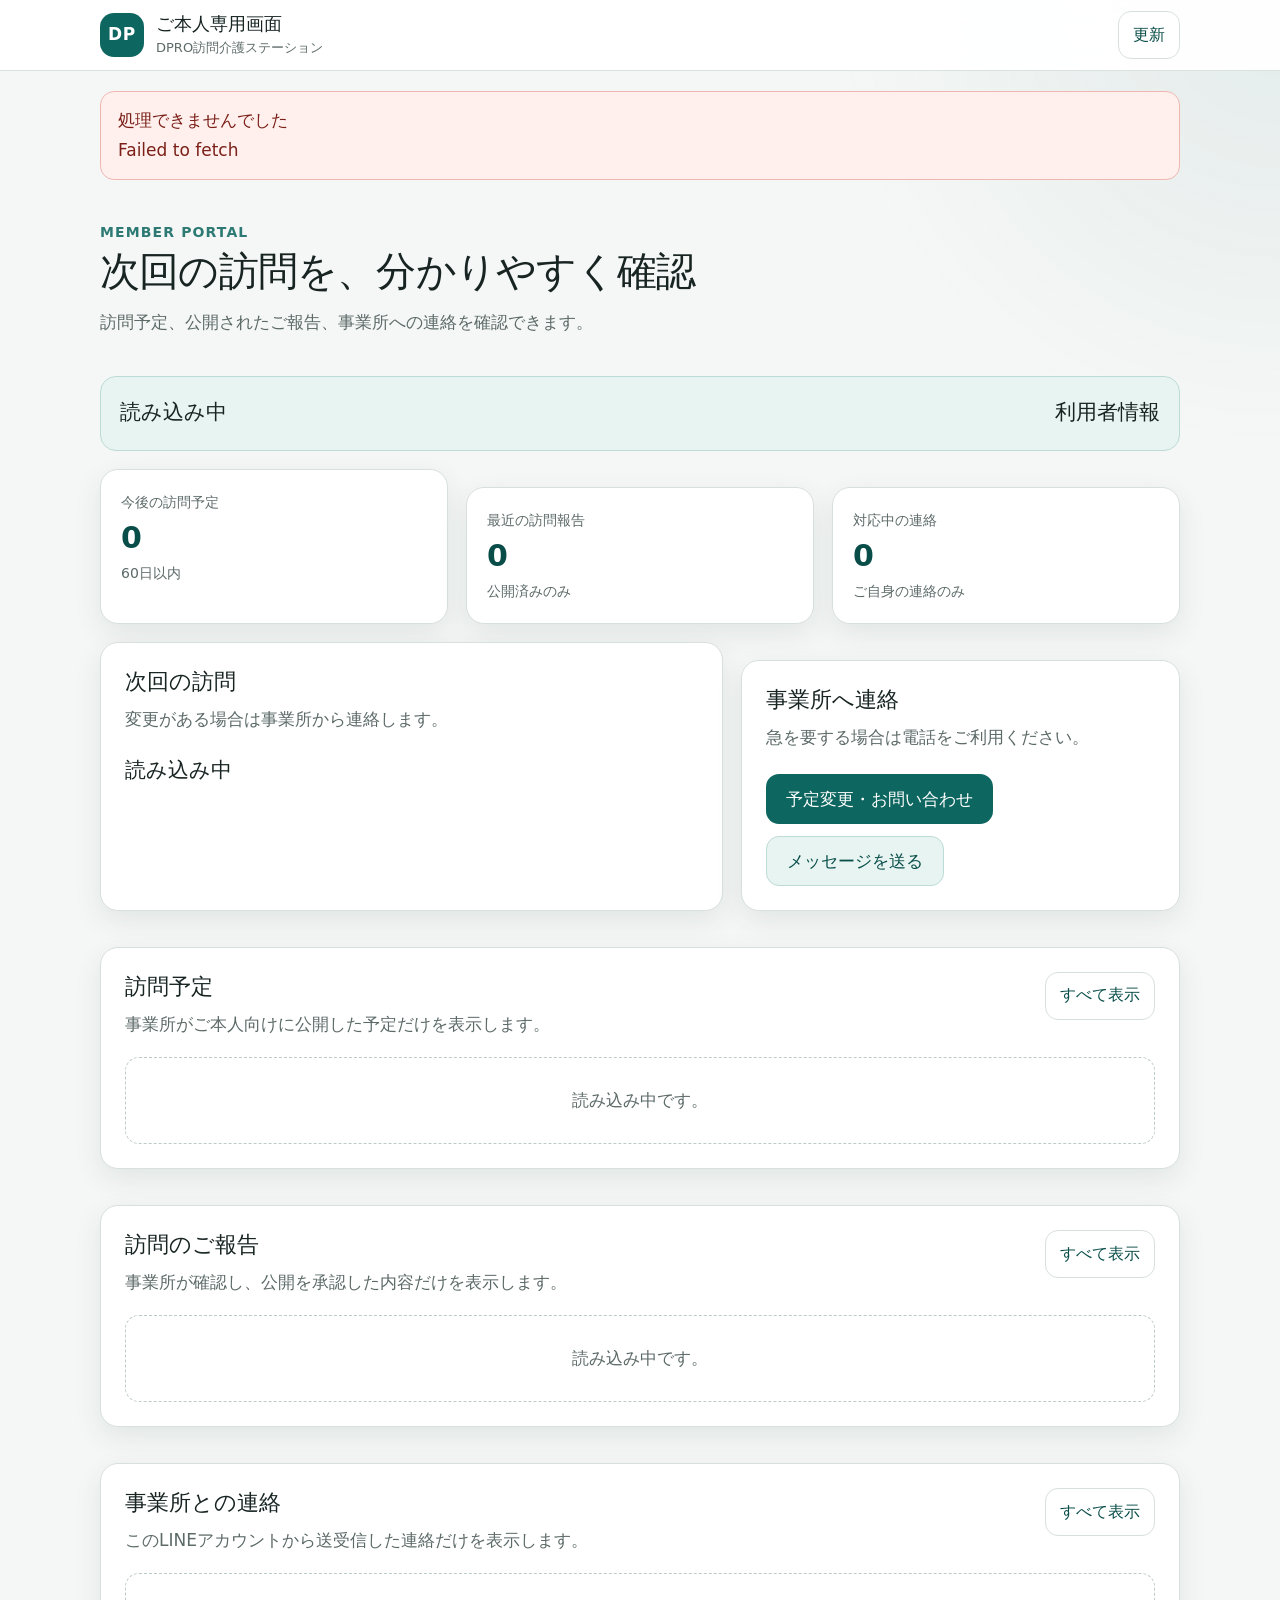
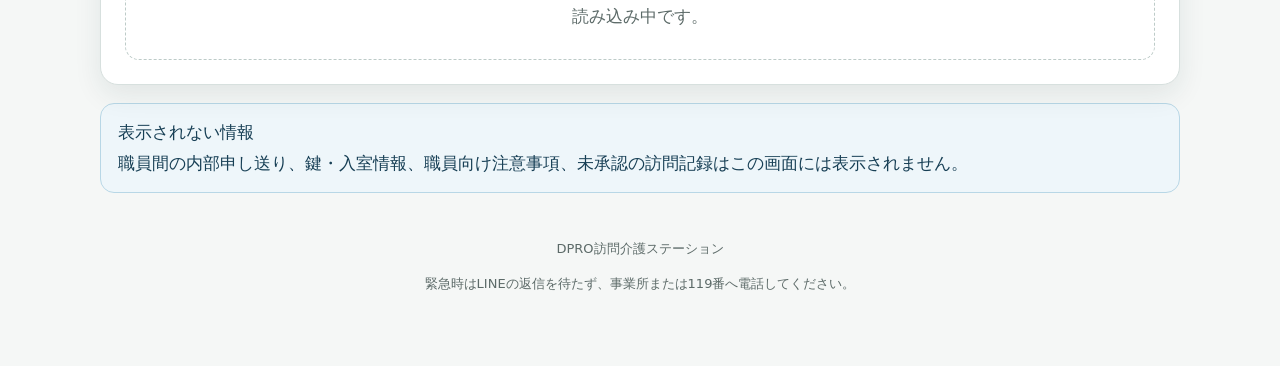
<file: member.html>
<!doctype html>
<html lang="ja">
<head>
  <meta charset="utf-8">
  <meta name="viewport" content="width=device-width, initial-scale=1, viewport-fit=cover">
  <meta name="theme-color" content="#0d665f">
  <meta name="description" content="DPRO 訪問介護・家族連絡 LINE 専用ポータル">
  <title>ご本人専用画面｜DPRO 訪問介護・家族連絡 LINE</title>
  <link rel="stylesheet" href="styles.css">
  <script defer src="https://static.line-scdn.net/liff/edge/2/sdk.js"></script>
  <script defer src="config.js"></script>
  <script defer src="app.js"></script>
</head>
<body data-page="member">
  <header class="app-header">
    <div class="header-inner">
      <div class="brand">
        <div class="brand-mark" aria-hidden="true">DP</div>
        <div class="brand-copy">
          <p class="brand-title">ご本人専用画面</p>
          <p class="brand-subtitle js-office-name">DPRO訪問介護ステーション</p>
        </div>
      </div>
      <div class="header-actions">
        <button id="refreshButton" type="button" class="button button-ghost button-small">更新</button>
      </div>
    </div>
  </header>

  <main class="app-shell">
    <div id="demoBanner" class="alert alert-warning" hidden style="margin-top:20px">
      <strong class="alert-title">デモ表示中</strong>
      この画面は架空の利用者情報を使った操作確認用です。
    </div>
    <div id="fatalError" class="alert alert-danger" hidden style="margin-top:20px"></div>

    <section class="page-heading">
      <p class="eyebrow" style="color:var(--primary)">Member Portal</p>
      <h1>次回の訪問を、分かりやすく確認</h1>
      <p>訪問予定、公開されたご報告、事業所への連絡を確認できます。</p>
    </section>

    <section class="profile-strip" aria-label="連携情報">
      <div>
        <p id="viewerName" class="profile-name">読み込み中</p>
        <p id="viewerRelationship" class="profile-meta"></p>
      </div>
      <div>
        <p id="clientName" class="profile-name">利用者情報</p>
        <p id="clientNumber" class="profile-meta"></p>
      </div>
    </section>

    <section class="grid grid-3" style="margin-top:18px" aria-label="件数概要">
      <article class="card stat-card"><div class="stat-label">今後の訪問予定</div><div id="upcomingCount" class="stat-value">0</div><div class="stat-note">60日以内</div></article>
      <article class="card stat-card"><div class="stat-label">最近の訪問報告</div><div id="reportCount" class="stat-value">0</div><div class="stat-note">公開済みのみ</div></article>
      <article class="card stat-card"><div class="stat-label">対応中の連絡</div><div id="messageCount" class="stat-value">0</div><div class="stat-note">ご自身の連絡のみ</div></article>
    </section>

    <section class="dashboard-grid" style="margin-top:18px">
      <article class="card span-7">
        <div class="card-header">
          <div>
            <h2 class="card-title">次回の訪問</h2>
            <p class="card-description">変更がある場合は事業所から連絡します。</p>
          </div>
          <div id="nextVisitStatus"></div>
        </div>
        <p id="nextVisitDate" class="profile-name">読み込み中</p>
        <p id="nextVisitService" class="card-description"></p>
      </article>
      <aside class="card span-5">
        <h2 class="card-title">事業所へ連絡</h2>
        <p class="card-description">急を要する場合は電話をご利用ください。</p>
        <div class="button-row">
          <button type="button" class="button button-primary" data-open-modal="inquiryModal">予定変更・お問い合わせ</button>
          <button type="button" class="button button-secondary" data-open-modal="messageModal">メッセージを送る</button>
        </div>
        <p id="contactPermissionNote" class="help" hidden>現在、このLINEアカウントからの連絡送信は許可されていません。</p>
      </aside>

      <section id="visitsSection" class="card span-12" aria-labelledby="visitsTitle">
        <div class="card-header">
          <div><h2 id="visitsTitle" class="card-title">訪問予定</h2><p class="card-description">事業所がご本人向けに公開した予定だけを表示します。</p></div>
          <button id="loadAllVisits" type="button" class="button button-ghost button-small">すべて表示</button>
        </div>
        <ul id="visitList" class="list"><li class="empty">読み込み中です。</li></ul>
      </section>

      <section id="reportsSection" class="card span-12" aria-labelledby="reportsTitle">
        <div class="card-header">
          <div><h2 id="reportsTitle" class="card-title">訪問のご報告</h2><p class="card-description">事業所が確認し、公開を承認した内容だけを表示します。</p></div>
          <button id="loadAllReports" type="button" class="button button-ghost button-small">すべて表示</button>
        </div>
        <ul id="reportList" class="list"><li class="empty">読み込み中です。</li></ul>
      </section>

      <section class="card span-12" aria-labelledby="messagesTitle">
        <div class="card-header">
          <div><h2 id="messagesTitle" class="card-title">事業所との連絡</h2><p class="card-description">このLINEアカウントから送受信した連絡だけを表示します。</p></div>
          <button id="loadAllMessages" type="button" class="button button-ghost button-small">すべて表示</button>
        </div>
        <ul id="messageList" class="list"><li class="empty">読み込み中です。</li></ul>
      </section>
    </section>

    <section class="alert alert-info" style="margin-top:18px">
      <strong class="alert-title">表示されない情報</strong>
      職員間の内部申し送り、鍵・入室情報、職員向け注意事項、未承認の訪問記録はこの画面には表示されません。
    </section>

    <footer class="footer">
      <p><span class="js-office-name">DPRO訪問介護ステーション</span></p>
      <p>緊急時はLINEの返信を待たず、事業所または119番へ電話してください。</p>
    </footer>
  </main>

  <div id="messageModal" class="modal-backdrop" hidden>
    <section class="modal" role="dialog" aria-modal="true" aria-labelledby="messageModalTitle">
      <div class="modal-header"><div><h2 id="messageModalTitle" class="modal-title">メッセージを送る</h2><p class="card-description">通常の連絡にご利用ください。</p></div><button type="button" class="icon-button" data-close-modal aria-label="閉じる">×</button></div>
      <div class="alert alert-warning" style="margin:18px 0">緊急連絡には使用しないでください。転倒、急変、事故などは電話で連絡してください。</div>
      <form id="messageForm">
        <div class="field"><label for="messageSubject">件名</label><input id="messageSubject" name="subject" type="text" maxlength="100" placeholder="例：次回訪問について"></div>
        <div class="field" style="margin-top:14px"><label for="messageImportance">重要度</label><select id="messageImportance" name="importance"><option value="normal">通常</option><option value="important">重要</option><option value="urgent">至急</option></select></div>
        <div class="field" style="margin-top:14px"><label for="messageText">連絡内容<span class="required">必須</span></label><textarea id="messageText" name="message_text" maxlength="2000" required placeholder="事業所へ伝えたい内容をご入力ください。"></textarea></div>
        <div id="messageError" class="alert alert-danger" hidden style="margin-top:14px"></div>
        <div class="button-row"><button type="submit" class="button button-primary">送信する</button><button type="button" class="button button-ghost" data-close-modal>戻る</button></div>
      </form>
    </section>
  </div>

  <div id="inquiryModal" class="modal-backdrop" hidden>
    <section class="modal" role="dialog" aria-modal="true" aria-labelledby="inquiryModalTitle">
      <div class="modal-header"><div><h2 id="inquiryModalTitle" class="modal-title">予定変更・お問い合わせ</h2><p class="card-description">内容を確認後、事業所から連絡します。</p></div><button type="button" class="icon-button" data-close-modal aria-label="閉じる">×</button></div>
      <form id="inquiryForm" style="margin-top:18px">
        <div class="field"><label for="inquiryType">お問い合わせ種別<span class="required">必須</span></label><select id="inquiryType" name="inquiry_type" required><option value="schedule_change">訪問予定の変更</option><option value="absence">訪問のキャンセル・不在</option><option value="service_question">サービス内容の確認</option><option value="document">書類について</option><option value="other">その他</option></select></div>
        <div class="field" style="margin-top:14px"><label for="inquirySubject">件名</label><input id="inquirySubject" name="subject" type="text" maxlength="100" placeholder="例：7月25日の訪問時間"></div>
        <div class="field" style="margin-top:14px"><label for="inquiryUrgency">緊急度</label><select id="inquiryUrgency" name="urgency"><option value="normal">通常</option><option value="important">重要</option><option value="urgent">至急</option></select></div>
        <div class="field" style="margin-top:14px"><label for="inquiryDetail">お問い合わせ内容<span class="required">必須</span></label><textarea id="inquiryDetail" name="detail" maxlength="2000" required placeholder="変更を希望する日時や詳しい内容をご入力ください。"></textarea></div>
        <div id="inquiryError" class="alert alert-danger" hidden style="margin-top:14px"></div>
        <div class="button-row"><button type="submit" class="button button-primary">送信する</button><button type="button" class="button button-ghost" data-close-modal>戻る</button></div>
      </form>
    </section>
  </div>

  <div id="loadingOverlay" class="loading-overlay" role="status" aria-live="polite">
    <div class="loader-card"><div class="spinner" aria-hidden="true"></div><strong data-loading-message>読み込み中です</strong></div>
  </div>
  <div id="toastRegion" class="toast-region" aria-live="polite"></div>
</body>
</html>
</file>
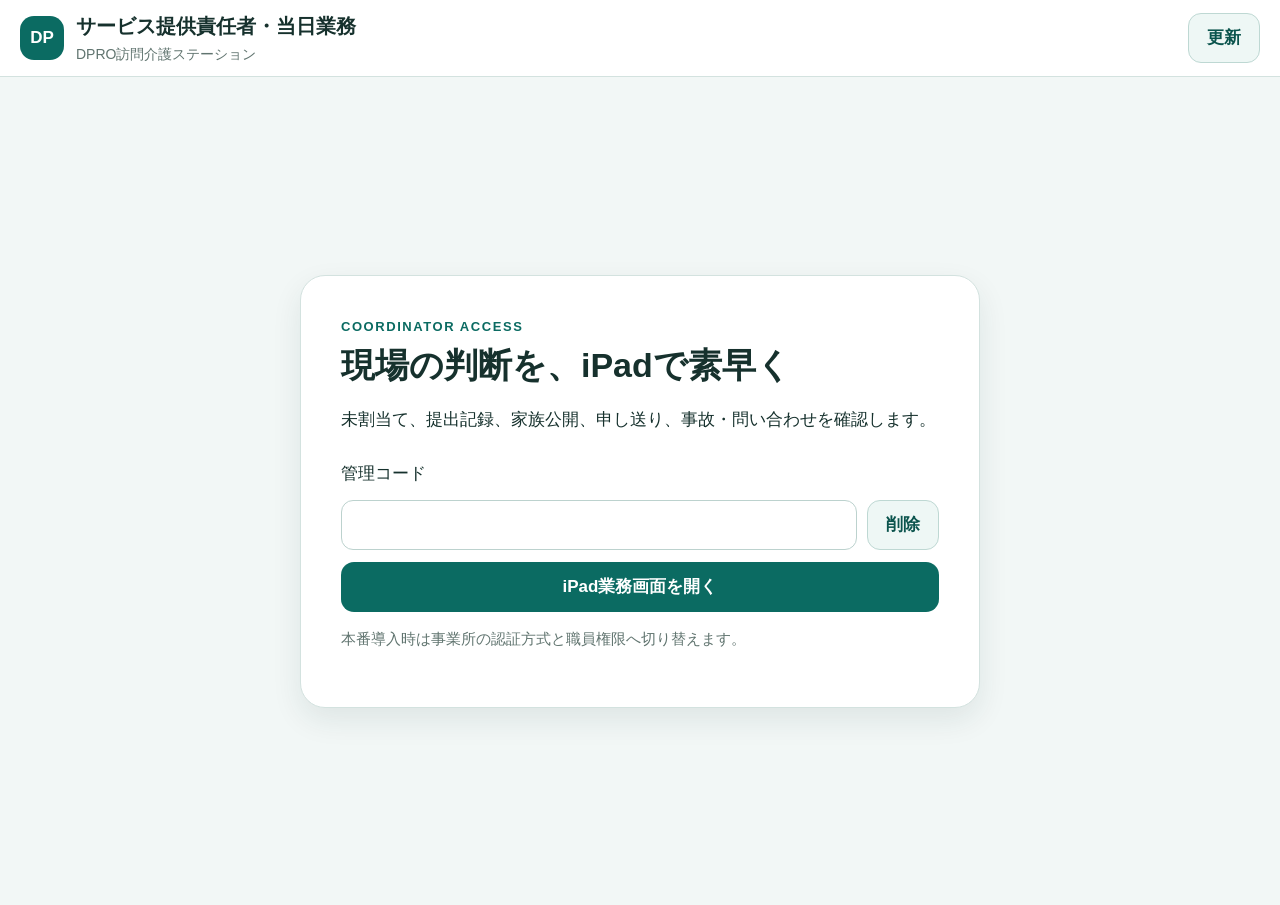
<file: owner-ipad.html>
<!doctype html>
<html lang="ja">
<head>
  <meta charset="utf-8">
  <meta name="viewport" content="width=device-width, initial-scale=1, viewport-fit=cover">
  <meta name="description" content="DPRO訪問介護 サービス提供責任者・iPad業務画面">
  <meta name="theme-color" content="#0b6b62">
  <title>サービス提供責任者 iPad｜DPRO訪問介護</title>
  <link rel="stylesheet" href="owner-ipad.css">
</head>
<body>
  <header class="ipad-header">
    <div class="ipad-brand">
      <span class="brand-mark" aria-hidden="true">DP</span>
      <div>
        <strong>サービス提供責任者・当日業務</strong>
        <small>DPRO訪問介護ステーション</small>
      </div>
    </div>
    <div class="header-actions">
      <button class="button secondary" id="refreshButton" type="button">更新</button>
      <button class="button secondary" id="logoutButton" type="button" hidden>ログアウト</button>
    </div>
  </header>

  <main class="login-shell" id="loginPanel">
    <section class="login-card">
      <p class="eyebrow">COORDINATOR ACCESS</p>
      <h1>現場の判断を、iPadで素早く</h1>
      <p>未割当て、提出記録、家族公開、申し送り、事故・問い合わせを確認します。</p>
      <form id="loginForm" class="login-form">
        <label for="adminCode">管理コード</label>
        <div class="code-row">
          <input id="adminCode" type="password" inputmode="numeric" autocomplete="current-password" maxlength="20" required>
          <button class="button secondary" id="clearAdminCode" type="button">削除</button>
        </div>
        <button class="button primary full" type="submit">iPad業務画面を開く</button>
      </form>
      <p class="help">本番導入時は事業所の認証方式と職員権限へ切り替えます。</p>
    </section>
  </main>

  <main class="ipad-app" id="ipadApp" hidden>
    <section class="ipad-topbar">
      <div>
        <p class="eyebrow">TODAY'S OPERATION</p>
        <h1 id="officeTitle">訪問介護ステーション</h1>
        <p id="dateLabel">本日の状況</p>
      </div>
      <label class="date-control">表示日<input id="workDate" type="date"></label>
    </section>

    <section class="demo-banner" id="demoBanner" hidden>
      <strong>デモ操作中</strong><span>架空の利用者・スタッフ情報を使用しています。</span>
    </section>

    <section class="summary-strip" aria-label="業務集計">
      <button class="summary-card" data-tab-jump="today" type="button"><span>本日の訪問</span><strong id="countVisits">0</strong></button>
      <button class="summary-card alert" data-tab-jump="assignment" type="button"><span>未割当て</span><strong id="countUnassigned">0</strong></button>
      <button class="summary-card alert" data-tab-jump="records" type="button"><span>記録確認</span><strong id="countRecords">0</strong></button>
      <button class="summary-card" data-tab-jump="reports" type="button"><span>家族公開</span><strong id="countReports">0</strong></button>
      <button class="summary-card" data-tab-jump="alerts" type="button"><span>要対応</span><strong id="countAlerts">0</strong></button>
    </section>

    <nav class="ipad-tabs" aria-label="業務メニュー">
      <button class="tab-button active" data-tab="today" type="button">今日</button>
      <button class="tab-button" data-tab="assignment" type="button">割当て</button>
      <button class="tab-button" data-tab="records" type="button">記録</button>
      <button class="tab-button" data-tab="reports" type="button">家族公開</button>
      <button class="tab-button" data-tab="handovers" type="button">申し送り</button>
      <button class="tab-button" data-tab="alerts" type="button">事故・連絡</button>
    </nav>

    <section class="tab-panel active" data-panel="today">
      <div class="two-column">
        <article class="panel-card span-wide">
          <div class="panel-heading"><div><h2>本日の訪問</h2><p>予定、訪問中、完了を時刻順に表示します。</p></div><a class="text-link" href="schedule.html?demo=1">予定管理</a></div>
          <div class="visit-list" id="todayVisitList"></div>
        </article>
        <article class="panel-card">
          <div class="panel-heading"><div><h2>優先対応</h2><p>緊急度の高い項目を表示します。</p></div></div>
          <div class="priority-list" id="priorityList"></div>
        </article>
      </div>
    </section>

    <section class="tab-panel" data-panel="assignment">
      <article class="panel-card">
        <div class="panel-heading"><div><h2>スタッフ割当て</h2><p>必要人数に満たない予定を優先表示します。</p></div></div>
        <div class="task-list" id="assignmentList"></div>
      </article>
    </section>

    <section class="tab-panel" data-panel="records">
      <article class="panel-card">
        <div class="panel-heading"><div><h2>訪問記録の確認</h2><p>提出済み記録を確認し、承認または差戻します。</p></div></div>
        <div class="task-list" id="recordList"></div>
      </article>
    </section>

    <section class="tab-panel" data-panel="reports">
      <article class="panel-card">
        <div class="panel-heading"><div><h2>家族公開の承認</h2><p>承認済み記録の家族向けコメントだけを公開します。</p></div></div>
        <div class="task-list" id="reportList"></div>
      </article>
    </section>

    <section class="tab-panel" data-panel="handovers">
      <article class="panel-card">
        <div class="panel-heading"><div><h2>未解決の申し送り</h2><p>内容を確認し、対応後に解決へ変更します。</p></div></div>
        <div class="task-list" id="handoverList"></div>
      </article>
    </section>

    <section class="tab-panel" data-panel="alerts">
      <div class="two-column">
        <article class="panel-card"><div class="panel-heading"><div><h2>事故・ヒヤリハット</h2><p>確認状況と家族連絡を更新します。</p></div></div><div class="task-list" id="incidentList"></div></article>
        <article class="panel-card"><div class="panel-heading"><div><h2>問い合わせ</h2><p>担当者と対応状態を更新します。</p></div></div><div class="task-list" id="inquiryList"></div></article>
      </div>
    </section>
  </main>

  <dialog class="ipad-dialog" id="assignmentDialog">
    <form class="dialog-panel" id="assignmentForm">
      <header><div><p class="eyebrow">STAFF ASSIGNMENT</p><h2 id="assignmentTitle">担当スタッフを変更</h2><p id="assignmentMeta"></p></div><button class="dialog-close" type="button" data-close="assignmentDialog" aria-label="閉じる">×</button></header>
      <div class="dialog-body">
        <fieldset><legend>担当スタッフ</legend><div class="staff-check-list" id="assignmentStaffList"></div></fieldset>
        <label>変更理由<textarea id="assignmentReason" rows="3" maxlength="500" required placeholder="例：欠勤に伴う代替スタッフの割当て"></textarea></label>
      </div>
      <footer><button class="button secondary" type="button" data-close="assignmentDialog">閉じる</button><button class="button primary" type="submit">担当を保存</button></footer>
    </form>
  </dialog>

  <dialog class="ipad-dialog" id="recordDialog">
    <form class="dialog-panel" id="recordReviewForm">
      <header><div><p class="eyebrow">RECORD REVIEW</p><h2 id="recordDialogTitle">訪問記録の確認</h2><p id="recordDialogMeta"></p></div><button class="dialog-close" type="button" data-close="recordDialog" aria-label="閉じる">×</button></header>
      <div class="dialog-body" id="recordDialogContent"></div>
      <label class="comment-box">確認コメント<textarea id="recordReviewComment" rows="3" maxlength="3000" placeholder="承認時は任意、差戻し時は理由を入力"></textarea></label>
      <footer><button class="button danger" id="returnRecordButton" type="button">差戻す</button><button class="button primary" id="approveRecordButton" type="button">承認する</button></footer>
    </form>
  </dialog>

  <div class="loading-overlay" id="loadingOverlay" hidden><div class="spinner"></div><strong>読み込み中</strong></div>
  <div class="toast" id="toast" hidden></div>

  <script src="config.js"></script>
  <script src="owner-ipad.js"></script>
</body>
</html>
</file>
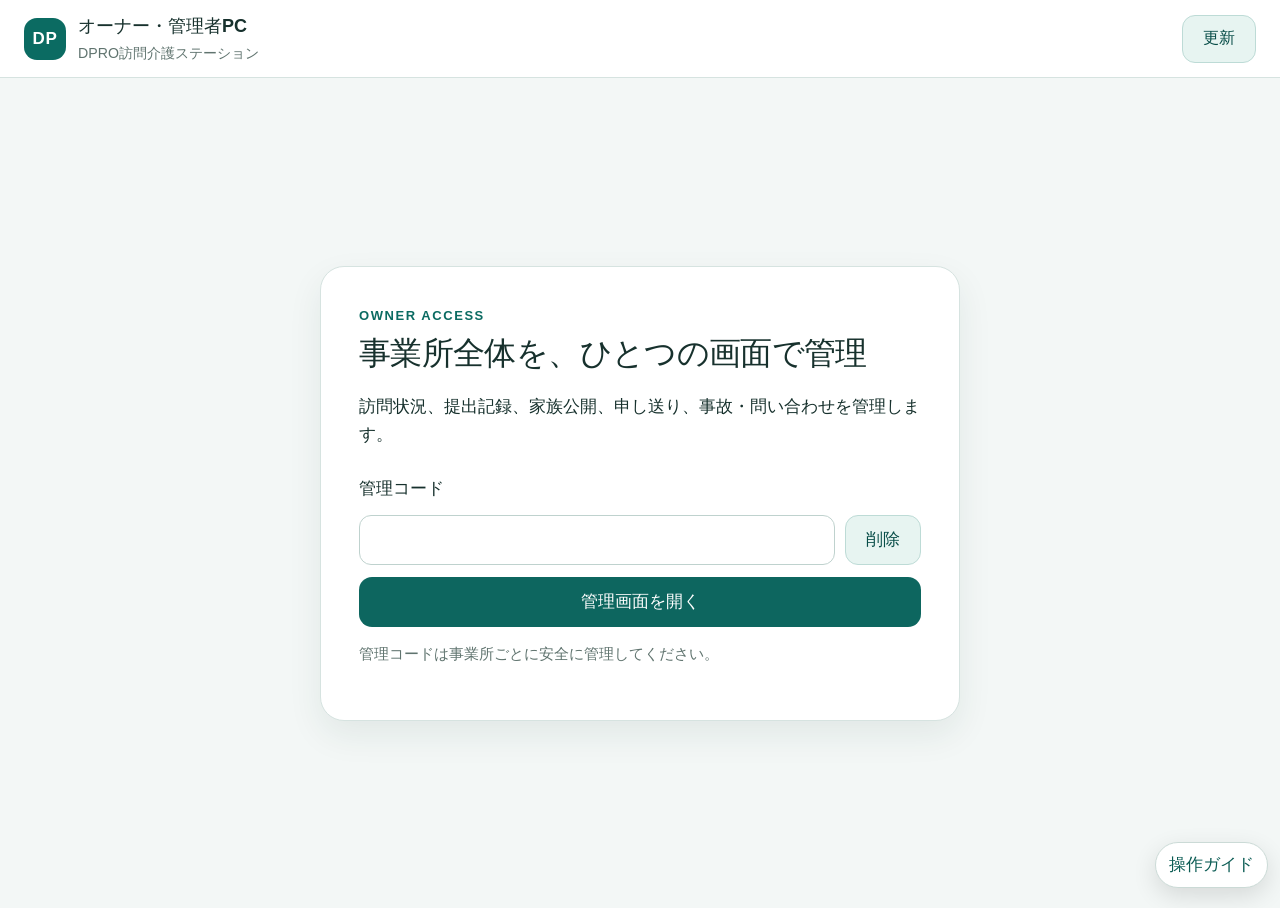
<file: owner.html>
<!doctype html>
<html lang="ja">
<head>
  <meta charset="utf-8">
  <meta name="viewport" content="width=device-width, initial-scale=1">
  <meta name="description" content="DPRO訪問介護 オーナーPC管理画面">
  <meta name="theme-color" content="#0b6b62">
  <title>オーナー管理｜DPRO訪問介護</title>
  <link rel="stylesheet" href="styles.css">
  <link rel="stylesheet" href="owner.css">
<style id="dpro-chat-b-guide-style">.dpro-chat-b-guide-link{position:fixed;right:12px;bottom:12px;z-index:9999;display:inline-flex;align-items:center;min-height:42px;padding:8px 13px;border:1px solid #cbdad6;border-radius:999px;background:#fff;color:#0b5c54;text-decoration:none;font-weight:850;box-shadow:0 8px 24px rgba(0,0,0,.12)}@media(max-width:700px){.dpro-chat-b-guide-link{bottom:72px}}</style>
</head>
<body class="owner-body">
  <header class="owner-header">
    <div class="owner-header-inner">
      <div class="owner-brand"><span class="brand-mark">DP</span><div><strong>オーナー・管理者PC</strong><small>DPRO訪問介護ステーション</small></div></div>
      <div class="owner-header-actions">
        <button class="button button-secondary compact" id="reloadButton" type="button">更新</button>
        <button class="button button-secondary compact" id="logoutButton" type="button" hidden>ログアウト</button>
      </div>
    </div>
  </header>

  <main class="owner-login-wrap" id="loginPanel">
    <section class="owner-login-card">
      <p class="owner-eyebrow">OWNER ACCESS</p>
      <h1>事業所全体を、ひとつの画面で管理</h1>
      <p>訪問状況、提出記録、家族公開、申し送り、事故・問い合わせを管理します。</p>
      <form id="loginForm" class="owner-login-form">
        <label for="adminCode">管理コード</label>
        <div class="owner-code-row">
          <input id="adminCode" type="password" inputmode="numeric" maxlength="20" autocomplete="current-password" required>
          <button class="button button-secondary" id="clearAdminCode" type="button">削除</button>
        </div>
        <button class="button button-primary" type="submit">管理画面を開く</button>
      </form>
      <p class="owner-help">管理コードは事業所ごとに安全に管理してください。</p>
    </section>
  </main>

  <div class="owner-app" id="ownerApp" hidden>
    <aside class="owner-sidebar">
      <div class="sidebar-office"><strong id="officeName">事業所名</strong><span id="ownerDateLabel"></span></div>
      <nav aria-label="管理メニュー">
        <button class="nav-button active" data-section="dashboard">今日の稼働</button>
        <button class="nav-button" data-section="records">記録確認 <span id="navRecordBadge">0</span></button>
        <button class="nav-button" data-section="reports">家族公開 <span id="navReportBadge">0</span></button>
        <button class="nav-button" data-section="handovers">申し送り <span id="navHandoverBadge">0</span></button>
        <button class="nav-button" data-section="inquiries">問い合わせ <span id="navInquiryBadge">0</span></button>
        <button class="nav-button" data-section="incidents">事故・ヒヤリ <span id="navIncidentBadge">0</span></button>
        <button class="nav-button" data-section="clients">利用者検索</button>
        <button class="nav-button" data-section="staff">スタッフ</button>
      </nav>
      <div class="sidebar-links">
        <a href="schedule.html?demo=1">訪問予定・定期予定</a>
        <a href="records.html?demo=1">訪問記録の検索・出力</a>
        <a href="owner-ipad.html?demo=1">サービス提供責任者・当日業務</a>
        <a href="staff.html?demo=1">スタッフ画面</a>
        <a href="family.html?demo=1">家族画面</a>
        <a href="settings.html?demo=1">事業所設定・LINE連携</a>
        <a href="system-check.html?demo=1" id="systemCheckLink">営業前チェック</a>
      </div>
    </aside>

    <section class="owner-main">
      <section class="owner-topbar">
        <div><p class="owner-eyebrow">OWNER DASHBOARD</p><h1>訪問介護・家族連絡</h1><p>未確認項目を優先して表示します。</p></div>
        <label class="date-label">表示日<input id="workDate" type="date"></label>
      </section>

      <section class="owner-demo-banner" id="demoBanner" hidden><strong>デモ操作中</strong><span>架空の利用者・スタッフ情報を使用しています。</span></section>

      <section class="owner-section active" data-owner-section="dashboard">
        <div class="summary-grid" id="summaryGrid"></div>
        <div class="dashboard-grid">
          <article class="owner-card span-2"><div class="card-heading"><div><h2>本日の訪問</h2><p>予定・訪問中・完了・未割当てを確認します。</p></div><a class="text-link" href="schedule.html?demo=1">予定管理を開く</a></div><div id="todayVisitList" class="timeline-list"></div></article>
          <article class="owner-card"><div class="card-heading"><div><h2>優先対応</h2><p>緊急度の高い項目です。</p></div></div><div id="priorityList" class="compact-list"></div></article>
          <article class="owner-card"><div class="card-heading"><div><h2>事業所状況</h2><p>利用者・スタッフの稼働状況です。</p></div></div><div id="officeStatus" class="metric-list"></div></article>
        </div>
      </section>

      <section class="owner-section" data-owner-section="records"><div class="section-header"><div><h2>訪問記録の確認</h2><p>提出済み記録を承認または差戻します。</p></div></div><div id="recordList" class="work-list"></div></section>
      <section class="owner-section" data-owner-section="reports"><div class="section-header"><div><h2>家族公開の承認</h2><p>訪問記録の承認後、家族向けコメントだけを公開します。</p></div></div><div id="reportList" class="work-list"></div></section>
      <section class="owner-section" data-owner-section="handovers"><div class="section-header"><div><h2>未解決の申し送り</h2><p>重要度と期限を確認し、対応済みにします。</p></div></div><div id="handoverListOwner" class="work-list"></div></section>
      <section class="owner-section" data-owner-section="inquiries"><div class="section-header"><div><h2>問い合わせ管理</h2><p>LINE・電話等の連絡を担当者と状態で管理します。</p></div></div><div id="inquiryList" class="work-list"></div></section>
      <section class="owner-section" data-owner-section="incidents"><div class="section-header"><div><h2>事故・ヒヤリハット</h2><p>確認、家族連絡、対応完了まで記録します。</p></div></div><div id="incidentList" class="work-list"></div></section>
      <section class="owner-section" data-owner-section="clients">
        <div class="section-header"><div><h2>利用者検索</h2><p>氏名、利用者番号、電話番号で検索します。</p></div></div>
        <form id="clientSearchForm" class="search-bar"><input id="clientSearchInput" placeholder="例：福田 花子／HC0001／090..." maxlength="100"><button class="button button-primary" type="submit">検索</button></form>
        <div id="clientSearchResult" class="work-list"></div>
      </section>
      <section class="owner-section" data-owner-section="staff"><div class="section-header"><div><h2>スタッフ一覧</h2><p>役割、資格、稼働状態を確認します。</p></div></div><div id="staffListOwner" class="staff-grid"></div></section>
    </section>
  </div>

  <dialog id="recordDialog" class="owner-dialog">
    <div class="dialog-panel">
      <header><div><p class="owner-eyebrow" id="recordDialogStatus">RECORD REVIEW</p><h2 id="recordDialogTitle">訪問記録</h2><p id="recordDialogMeta"></p></div><button class="dialog-close" id="closeRecordDialog" type="button">×</button></header>
      <div class="dialog-content" id="recordDialogContent"></div>
      <label class="dialog-comment">確認コメント<textarea id="recordReviewComment" rows="3" maxlength="3000" placeholder="承認時は任意、差戻し時は必須"></textarea></label>
      <footer><button class="button button-danger" id="returnRecordButton" type="button">差戻す</button><button class="button button-primary" id="approveRecordButton" type="button">承認する</button></footer>
    </div>
  </dialog>

  <div class="loading-overlay" id="loadingOverlay" hidden><div class="spinner"></div><span>読み込み中...</span></div>
  <div class="toast" id="toast" hidden></div>

  <script src="config.js"></script>
  <script src="owner.js"></script>
<a class="dpro-chat-b-guide-link" data-dpro-chat-b-guide href="guide-center.html" target="_blank" rel="noopener">操作ガイド</a>
</body>
</html>
</file>
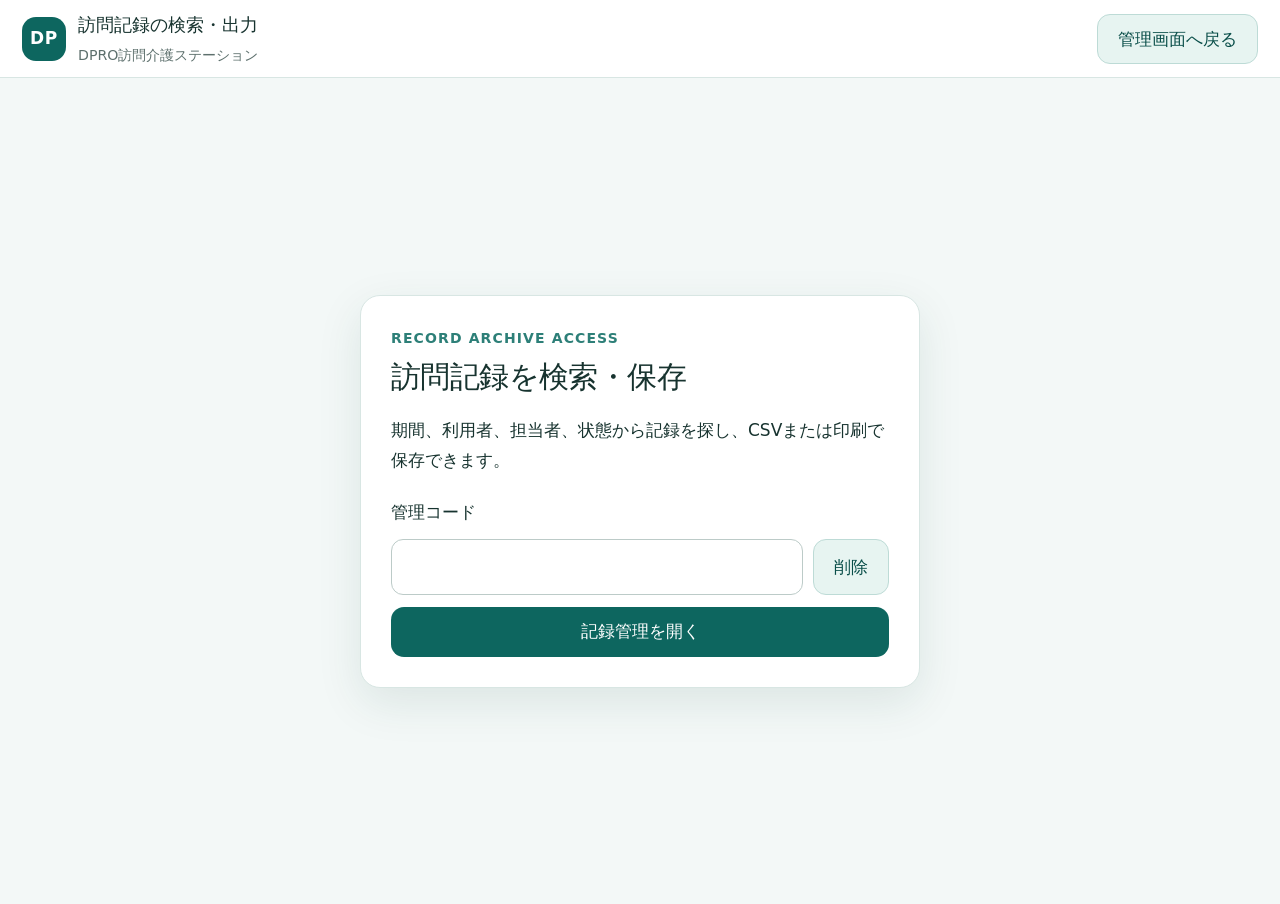
<file: records.html>
<!doctype html>
<html lang="ja">
<head>
  <meta charset="utf-8">
  <meta name="viewport" content="width=device-width, initial-scale=1">
  <meta name="description" content="DPRO訪問介護 訪問記録検索・CSV出力・印刷">
  <meta name="theme-color" content="#0b6b62">
  <title>訪問記録検索・出力｜DPRO訪問介護</title>
  <link rel="stylesheet" href="styles.css">
  <link rel="stylesheet" href="records.css">
</head>
<body class="records-body">
  <header class="records-header no-print">
    <div class="records-header-inner">
      <div class="records-brand"><span class="brand-mark">DP</span><div><strong>訪問記録の検索・出力</strong><small>DPRO訪問介護ステーション</small></div></div>
      <div class="records-header-actions">
        <a class="button button-secondary" id="ownerBackLink" href="owner.html">管理画面へ戻る</a>
        <button class="button button-secondary" id="logoutButton" type="button" hidden>ログアウト</button>
      </div>
    </div>
  </header>

  <main class="records-login-wrap no-print" id="loginPanel">
    <section class="records-login-card">
      <p class="eyebrow">RECORD ARCHIVE ACCESS</p>
      <h1>訪問記録を検索・保存</h1>
      <p>期間、利用者、担当者、状態から記録を探し、CSVまたは印刷で保存できます。</p>
      <form id="loginForm" class="records-login-form">
        <label for="adminCode">管理コード</label>
        <div class="code-row">
          <input id="adminCode" type="password" inputmode="numeric" maxlength="20" autocomplete="current-password" required>
          <button class="button button-secondary" id="clearAdminCode" type="button">削除</button>
        </div>
        <button class="button button-primary" type="submit">記録管理を開く</button>
      </form>
    </section>
  </main>

  <main class="records-app" id="recordsApp" hidden>
    <section class="records-hero no-print">
      <div>
        <p class="eyebrow">VISIT RECORD ARCHIVE</p>
        <h1>訪問記録の検索・出力</h1>
        <p>検索結果には管理者向け情報が含まれます。CSVや印刷物の保管場所に注意してください。</p>
      </div>
      <div class="records-version" id="versionLabel"></div>
    </section>

    <section class="demo-banner no-print" id="demoBanner" hidden><strong>デモ操作中</strong><span>架空の利用者・スタッフ情報を使用しています。</span></section>

    <section class="filter-card no-print">
      <form id="searchForm">
        <div class="filter-grid">
          <label>開始日<input id="dateFrom" name="date_from" type="date" required></label>
          <label>終了日<input id="dateTo" name="date_to" type="date" required></label>
          <label>利用者<select id="clientFilter" name="client_id"><option value="">すべて</option></select></label>
          <label>担当スタッフ<select id="staffFilter" name="staff_id"><option value="">すべて</option></select></label>
          <label>記録状態<select id="statusFilter" name="record_status"><option value="">すべて</option></select></label>
          <label class="keyword-label">キーワード<input id="keywordFilter" name="q" maxlength="100" placeholder="氏名・利用者番号・実施内容・様子"></label>
        </div>
        <div class="filter-actions">
          <button class="button button-primary" id="searchButton" type="submit">検索する</button>
          <button class="button button-secondary" id="resetButton" type="button">条件を戻す</button>
        </div>
      </form>
    </section>

    <section class="archive-notice no-print">
      <div><strong>保存運用</strong><p>DPROは訪問記録を自動削除しません。保存期間は自治体・法人・契約の規程を確認し、月1回を目安にCSVを安全な保管先へ保存してください。</p></div>
      <label class="internal-check"><input id="includeInternal" type="checkbox"> CSVに職員内部情報を含める</label>
    </section>

    <section class="result-toolbar no-print">
      <div class="result-summary"><strong id="resultTotal">0件</strong><span id="resultRange">検索前</span></div>
      <div class="result-actions">
        <button class="button button-secondary" id="printListButton" type="button" disabled>一覧を印刷</button>
        <button class="button button-primary" id="csvButton" type="button" disabled>CSVを保存</button>
      </div>
    </section>

    <section class="records-list" id="recordsList"></section>

    <nav class="pagination no-print" aria-label="検索結果ページ">
      <button class="button button-secondary" id="prevPage" type="button" disabled>前の50件</button>
      <span id="pageLabel">1ページ</span>
      <button class="button button-secondary" id="nextPage" type="button" disabled>次の50件</button>
    </nav>
  </main>

  <section class="print-header print-only" id="printHeader">
    <h1>訪問記録一覧</h1>
    <p id="printMeta"></p>
  </section>

  <section class="single-print print-only" id="singlePrintArea"></section>

  <dialog id="recordDialog" class="record-dialog no-print">
    <div class="dialog-panel">
      <header><div><p class="eyebrow">RECORD DETAIL</p><h2 id="dialogTitle">訪問記録</h2><p id="dialogMeta"></p></div><button class="dialog-close" id="closeDialog" type="button">×</button></header>
      <div id="dialogContent" class="dialog-content"></div>
      <footer><button class="button button-secondary" id="printDetailButton" type="button">この記録を印刷</button><button class="button button-primary" id="closeDialogButton" type="button">閉じる</button></footer>
    </div>
  </dialog>

  <div class="loading-overlay" id="loadingOverlay" hidden><div class="spinner"></div><span>読み込み中...</span></div>
  <div class="toast" id="toast" hidden></div>

  <script src="config.js"></script>
  <script src="records.js"></script>
</body>
</html>
</file>
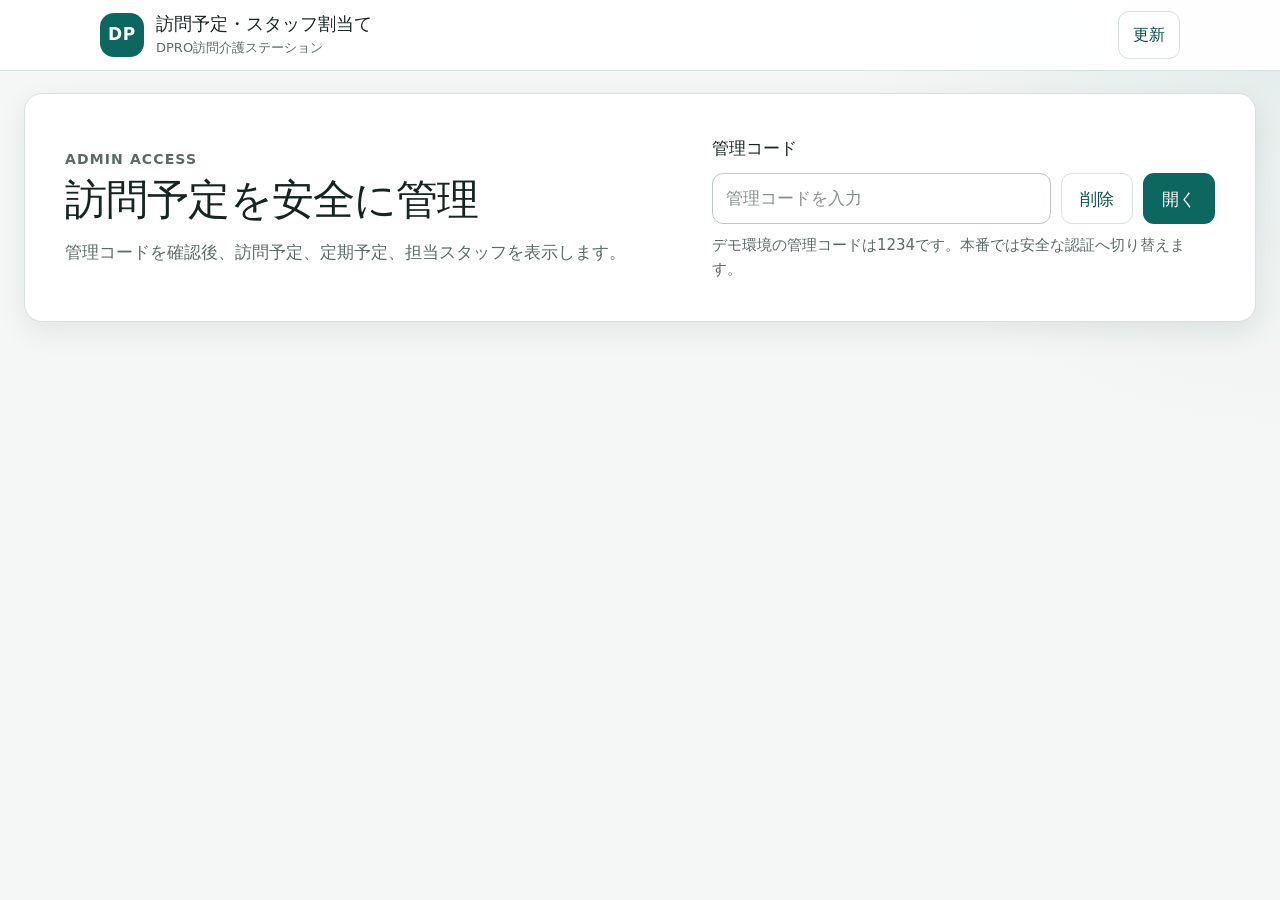
<file: schedule.html>
<!doctype html>
<html lang="ja">
<head>
  <meta charset="utf-8">
  <meta name="viewport" content="width=device-width, initial-scale=1, viewport-fit=cover">
  <meta name="description" content="DPRO訪問介護・家族連絡 LINE 訪問予定・スタッフ割当て管理">
  <title>訪問予定・スタッフ割当て｜DPRO訪問介護</title>
  <link rel="stylesheet" href="styles.css">
  <link rel="stylesheet" href="schedule.css">
</head>
<body>
  <header class="app-header">
    <div class="header-inner">
      <div class="brand">
        <div class="brand-mark" aria-hidden="true">DP</div>
        <div class="brand-copy">
          <p class="brand-title">訪問予定・スタッフ割当て</p>
          <p class="brand-subtitle">DPRO訪問介護ステーション</p>
        </div>
      </div>
      <div class="header-actions">
        <button class="button button-secondary compact" id="reloadButton" type="button">更新</button>
      </div>
    </div>
  </header>

  <main class="schedule-shell">
    <section class="demo-banner" id="demoBanner" hidden>
      <strong>デモ表示中</strong>
      <span>架空の利用者・スタッフ情報を使った操作確認用画面です。</span>
    </section>

    <section class="admin-gate card" id="adminGate">
      <div>
        <p class="eyebrow schedule-eyebrow">ADMIN ACCESS</p>
        <h1>訪問予定を安全に管理</h1>
        <p>管理コードを確認後、訪問予定、定期予定、担当スタッフを表示します。</p>
      </div>
      <form id="adminForm" class="admin-code-form">
        <label for="adminCode">管理コード</label>
        <div class="code-entry">
          <input id="adminCode" name="admin_code" type="password" inputmode="numeric" autocomplete="off" maxlength="32" placeholder="管理コードを入力" required>
          <button class="button button-secondary" id="clearAdminCode" type="button">削除</button>
          <button class="button button-primary" type="submit">開く</button>
        </div>
        <p class="form-help">デモ環境の管理コードは1234です。本番では安全な認証へ切り替えます。</p>
      </form>
    </section>

    <section id="workspace" hidden>
      <div class="page-heading schedule-heading">
        <div>
          <p class="eyebrow schedule-eyebrow">SCHEDULE CONTROL</p>
          <h1>訪問予定・定期予定</h1>
          <p>利用者とスタッフの重複を防ぎ、2名介助も同一訪問で管理します。</p>
        </div>
        <div class="heading-actions">
          <button class="button button-primary" type="button" data-open-panel="visitCreatePanel">単発訪問を追加</button>
          <button class="button button-secondary" type="button" data-open-panel="recurringCreatePanel">定期予定を追加</button>
        </div>
      </div>

      <section class="summary-grid" aria-label="予定集計">
        <article class="summary-card"><span>期間内の訪問</span><strong id="countVisits">0</strong><small>キャンセル含む</small></article>
        <article class="summary-card"><span>未割当て</span><strong id="countUnassigned">0</strong><small>必要人数に未達</small></article>
        <article class="summary-card"><span>2名以上の介助</span><strong id="countMultiStaff">0</strong><small>同一訪問で管理</small></article>
        <article class="summary-card"><span>有効な定期予定</span><strong id="countRecurring">0</strong><small>曜日別の基本予定</small></article>
      </section>

      <section class="card filter-card">
        <div class="section-title-row">
          <div>
            <h2>表示期間</h2>
            <p>最大32日まで表示できます。</p>
          </div>
          <button class="button button-primary compact" id="applyRangeButton" type="button">この期間を表示</button>
        </div>
        <div class="filter-grid">
          <label>開始日<input id="dateFrom" type="date"></label>
          <label>終了日<input id="dateTo" type="date"></label>
          <label>状態
            <select id="statusFilter">
              <option value="">すべて</option>
              <option value="scheduled">予定</option>
              <option value="confirmed">確認済み</option>
              <option value="in_progress">訪問中</option>
              <option value="completed">完了</option>
              <option value="cancelled">キャンセル</option>
            </select>
          </label>
          <label>スタッフ
            <select id="staffFilter"><option value="">すべて</option></select>
          </label>
        </div>
      </section>

      <div class="schedule-layout">
        <section class="card visits-section">
          <div class="section-title-row">
            <div>
              <h2>訪問予定一覧</h2>
              <p id="rangeLabel">読み込み中</p>
            </div>
            <span class="status-pill neutral" id="visibleCount">0件</span>
          </div>
          <div id="visitsList" class="visits-list" aria-live="polite"></div>
        </section>

        <aside class="schedule-side">
          <section class="card generation-card">
            <h2>定期予定から一括生成</h2>
            <p>同じ定期予定・同じ日付は再生成しても増えません。担当重複時は未割当てで残します。</p>
            <form id="generateForm" class="stack-form">
              <label>生成開始日<input id="generateFrom" name="date_from" type="date" required></label>
              <label>生成終了日<input id="generateTo" name="date_to" type="date" required></label>
              <button class="button button-primary" type="submit">訪問予定を生成</button>
            </form>
            <div id="generateResult" class="inline-result" hidden></div>
          </section>

          <section class="card recurring-section">
            <div class="section-title-row">
              <div><h2>定期予定</h2><p>曜日・時刻・希望担当を管理します。</p></div>
            </div>
            <div id="recurringList" class="recurring-list" aria-live="polite"></div>
          </section>
        </aside>
      </div>
    </section>
  </main>

  <div class="panel-backdrop" id="panelBackdrop" hidden></div>

  <aside class="edit-panel" id="visitCreatePanel" aria-labelledby="visitCreateTitle" hidden>
    <div class="panel-header"><h2 id="visitCreateTitle">単発訪問を追加</h2><button class="icon-button" type="button" data-close-panel aria-label="閉じる">×</button></div>
    <form id="visitCreateForm" class="panel-form">
      <label>利用者<select name="client_id" data-client-select required></select></label>
      <label>訪問介護計画<select name="service_plan_id" data-plan-select><option value="">指定なし</option></select></label>
      <div class="two-columns">
        <label>訪問日<input name="date" type="date" required></label>
        <label>開始時刻<select name="start_time" data-time-select required></select></label>
      </div>
      <div class="two-columns">
        <label>サービス時間<select name="duration_minutes" data-duration-select required></select></label>
        <label>サービス区分<select name="service_type" data-service-select required></select></label>
      </div>
      <label>必要スタッフ数<select name="required_staff_count" data-required-count required></select></label>
      <fieldset><legend>担当スタッフ</legend><div class="staff-checks" data-staff-checks></div><p class="form-help">2名介助は必要人数を2以上にして、同じ訪問へ複数スタッフを割り当てます。</p></fieldset>
      <label>登録理由・補足<textarea name="reason" rows="3" maxlength="500" placeholder="例：家族から臨時訪問の依頼"></textarea></label>
      <div class="panel-actions"><button class="button button-secondary" type="button" data-close-panel>閉じる</button><button class="button button-primary" type="submit">登録する</button></div>
    </form>
  </aside>

  <aside class="edit-panel" id="visitEditPanel" aria-labelledby="visitEditTitle" hidden>
    <div class="panel-header"><h2 id="visitEditTitle">訪問予定を変更</h2><button class="icon-button" type="button" data-close-panel aria-label="閉じる">×</button></div>
    <form id="visitEditForm" class="panel-form">
      <input name="visit_id" type="hidden">
      <div class="selected-client" id="editClientName"></div>
      <div class="two-columns">
        <label>訪問日<input name="date" type="date" required></label>
        <label>開始時刻<select name="start_time" data-time-select required></select></label>
      </div>
      <div class="two-columns">
        <label>サービス時間<select name="duration_minutes" data-duration-select required></select></label>
        <label>サービス区分<select name="service_type" data-service-select required></select></label>
      </div>
      <label>必要スタッフ数<select name="required_staff_count" data-required-count required></select></label>
      <fieldset><legend>担当スタッフ</legend><div class="staff-checks" data-staff-checks></div></fieldset>
      <label>変更理由<textarea name="reason" rows="3" maxlength="500" placeholder="例：家族希望により開始時刻を変更" required></textarea></label>
      <div class="panel-actions"><button class="button button-secondary" type="button" data-close-panel>閉じる</button><button class="button button-primary" type="submit">変更を保存</button></div>
    </form>
  </aside>

  <aside class="edit-panel" id="recurringCreatePanel" aria-labelledby="recurringTitle" hidden>
    <div class="panel-header"><h2 id="recurringTitle">定期予定を追加</h2><button class="icon-button" type="button" data-close-panel aria-label="閉じる">×</button></div>
    <form id="recurringForm" class="panel-form">
      <input name="schedule_id" type="hidden">
      <input name="is_active" type="hidden" value="true">
      <label>利用者<select name="client_id" data-client-select required></select></label>
      <label>訪問介護計画<select name="service_plan_id" data-plan-select><option value="">指定なし</option></select></label>
      <div class="two-columns">
        <label>曜日<select name="weekday" data-weekday-select required></select></label>
        <label>開始時刻<select name="start_time" data-time-select required></select></label>
      </div>
      <div class="two-columns">
        <label>サービス時間<select name="duration_minutes" data-duration-select required></select></label>
        <label>サービス区分<select name="service_type" data-service-select required></select></label>
      </div>
      <label>必要スタッフ数<select name="required_staff_count" data-required-count required></select></label>
      <label>希望担当スタッフ<select name="preferred_staff_id" data-staff-select><option value="">未指定</option></select></label>
      <div class="two-columns">
        <label>適用開始日<input name="effective_from" type="date" required></label>
        <label>適用終了日<input name="effective_to" type="date"></label>
      </div>
      <p class="form-help">必要人数が2名以上の場合、希望担当1名を自動割当てし、残りは未割当てとして調整します。</p>
      <div class="panel-actions"><button class="button button-secondary" type="button" data-close-panel>閉じる</button><button class="button button-primary" type="submit">保存する</button></div>
    </form>
  </aside>

  <div class="toast" id="toast" role="status" aria-live="polite" hidden></div>
  <div class="loading-overlay" id="loadingOverlay" hidden><div class="loading-card">処理中です…</div></div>

  <script src="config.js"></script>
  <script src="schedule.js"></script>
</body>
</html>
</file>
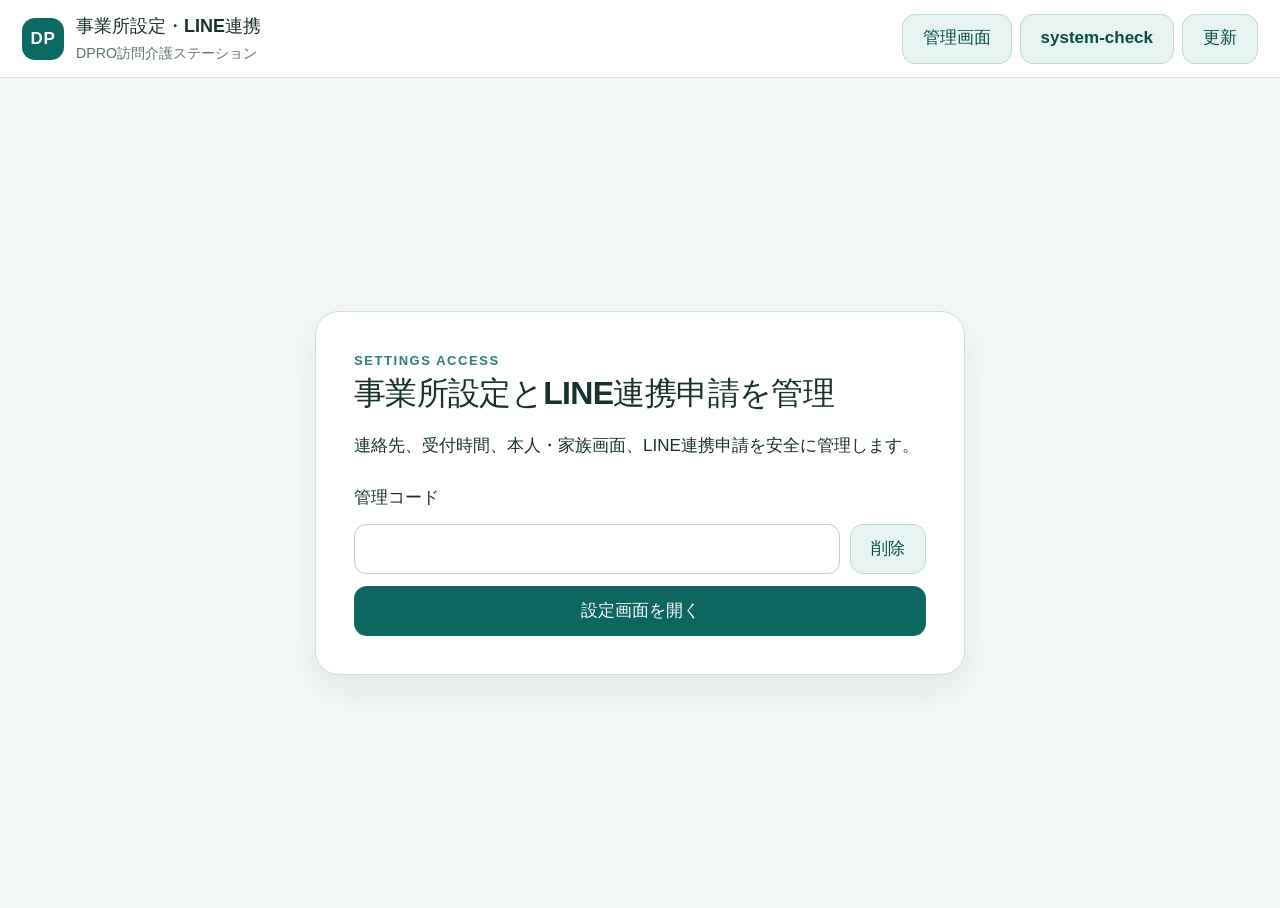
<file: settings.html>
<!doctype html>
<html lang="ja">
<head>
  <meta charset="utf-8">
  <meta name="viewport" content="width=device-width, initial-scale=1">
  <meta name="description" content="DPRO訪問介護 事業所設定・LINE連携承認">
  <meta name="theme-color" content="#0b6b62">
  <title>事業所設定・LINE連携｜DPRO訪問介護</title>
  <link rel="stylesheet" href="styles.css">
  <link rel="stylesheet" href="settings.css">
</head>
<body class="settings-body">
  <header class="settings-header">
    <div class="settings-header-inner">
      <div class="settings-brand"><span class="brand-mark">DP</span><div><strong>事業所設定・LINE連携</strong><small>DPRO訪問介護ステーション</small></div></div>
      <div class="header-actions">
        <a class="button button-secondary compact" href="owner.html?demo=1">管理画面</a>
        <a class="button button-secondary compact" href="system-check.html?demo=1">system-check</a>
        <button class="button button-secondary compact" id="reloadButton" type="button">更新</button>
        <button class="button button-secondary compact" id="logoutButton" type="button" hidden>ログアウト</button>
      </div>
    </div>
  </header>

  <main class="settings-login-wrap" id="loginPanel">
    <section class="settings-login-card">
      <p class="eyebrow">SETTINGS ACCESS</p>
      <h1>事業所設定とLINE連携申請を管理</h1>
      <p>連絡先、受付時間、本人・家族画面、LINE連携申請を安全に管理します。</p>
      <form id="loginForm" class="login-form">
        <label for="adminCode">管理コード</label>
        <div class="code-row">
          <input id="adminCode" type="password" inputmode="numeric" maxlength="20" autocomplete="current-password" required>
          <button class="button button-secondary" id="clearAdminCode" type="button">削除</button>
        </div>
        <button class="button button-primary" type="submit">設定画面を開く</button>
      </form>
    </section>
  </main>

  <main class="settings-app" id="settingsApp" hidden>
    <section class="settings-hero">
      <div><p class="eyebrow">OFFICE SETTINGS</p><h1 id="pageOfficeName">DPRO訪問介護ステーション</h1><p>本番導入前に、事業所情報とLINE連携の運用方法を確認してください。</p></div>
      <div class="summary-box"><span>申請中</span><strong id="pendingLinkCount">0</strong><small>LINE連携</small></div>
    </section>
    <section class="demo-banner" id="demoBanner" hidden><strong>デモ操作中</strong><span>架空の申請者・利用者情報を使用しています。</span></section>

    <nav class="settings-tabs" aria-label="設定メニュー">
      <button class="tab-button active" data-tab="office" type="button">事業所設定</button>
      <button class="tab-button" data-tab="line" type="button">LINE連携承認 <span id="lineTabBadge">0</span></button>
    </nav>

    <section class="tab-panel active" data-panel="office">
      <form id="settingsForm" class="settings-form">
        <section class="settings-card">
          <div class="section-heading"><div><h2>事業所基本情報</h2><p>利用者・家族画面や緊急連絡に使用します。</p></div><span class="version-badge" id="settingsVersion">version -</span></div>
          <div class="form-grid two-columns">
            <label>事業所名 <span class="required">必須</span><input id="officeName" maxlength="120" required></label>
            <label>管理者・サービス提供責任者名<input id="managerName" maxlength="100"></label>
            <label>電話番号 <span class="required">必須</span><input id="officePhone" inputmode="tel" maxlength="30" required></label>
            <label>緊急連絡先<input id="emergencyPhone" inputmode="tel" maxlength="30"></label>
            <label>FAX<input id="fax" inputmode="tel" maxlength="30"></label>
            <label>メールアドレス<input id="email" type="email" maxlength="255"></label>
            <label>郵便番号<input id="postalCode" inputmode="numeric" maxlength="12"></label>
            <label class="span-2">住所<input id="address" maxlength="500"></label>
          </div>
        </section>

        <section class="settings-card">
          <div class="section-heading"><div><h2>事業所の連絡受付時間</h2><p>訪問サービス時間ではなく、事業所が電話・LINE対応する時間です。30分単位で設定します。</p></div></div>
          <div id="businessHours" class="hours-list"></div>
        </section>

        <section class="settings-card">
          <div class="section-heading"><div><h2>訪問・記録設定</h2><p>現場スタッフへの警告と家族報告の安全設定です。</p></div></div>
          <div class="form-grid three-columns">
            <label>早着警告（分）<input id="earlyLimit" type="number" min="0" max="180" step="5"></label>
            <label>遅延警告（分）<input id="delayAlert" type="number" min="0" max="180" step="5"></label>
            <label>署名付きURL有効時間（分）<input id="signedUrlMinutes" type="number" min="1" max="60" step="1"></label>
          </div>
          <div class="switch-grid">
            <label class="switch-row"><input id="familyApproval" type="checkbox"><span><strong>家族報告は管理者承認後に公開</strong><small>内部申し送りと家族向けコメントを分離します。</small></span></label>
            <label class="switch-row"><input id="allowLocation" type="checkbox"><span><strong>スタッフ位置情報の利用を許可</strong><small>本番で必要性と同意を確認した場合だけ有効にします。</small></span></label>
            <label class="switch-row"><input id="familyPortalEnabled" type="checkbox"><span><strong>ご家族専用画面を有効化</strong><small>停止すると家族APIも利用できなくなります。</small></span></label>
            <label class="switch-row"><input id="memberPortalEnabled" type="checkbox"><span><strong>ご本人専用画面を有効化</strong><small>停止すると本人APIも利用できなくなります。</small></span></label>
          </div>
        </section>

        <section class="settings-card">
          <div class="section-heading"><div><h2>LINE・公開案内</h2><p>LINE公式アカウントと本人確認の運用を設定します。</p></div></div>
          <div class="form-grid two-columns">
            <label>LINE公式アカウント名<input id="lineAccountName" maxlength="120"></label>
            <label>LINE公式アカウントURL<input id="lineAccountUrl" type="url" maxlength="500"></label>
          </div>
          <div class="switch-grid">
            <label class="switch-row fixed"><input type="checkbox" checked disabled><span><strong>LINE連携は事業所承認を必須にする</strong><small>情報漏えい防止のため安全設定として固定しています。</small></span></label>
            <label class="switch-row"><input id="identityMatchRequired" type="checkbox"><span><strong>登録情報との一致を確認して承認</strong><small>利用者番号、氏名、登録電話番号を画面で確認します。</small></span></label>
          </div>
          <div class="form-grid two-columns">
            <label>利用者・家族向け公開案内<textarea id="publicNotice" rows="4" maxlength="2000"></textarea></label>
            <label>緊急時の案内<textarea id="emergencyNote" rows="4" maxlength="2000"></textarea></label>
          </div>
        </section>

        <div class="sticky-actions"><span id="saveHint">変更内容は監査ログに記録されます。</span><button class="button button-primary save-button" type="submit">設定を保存</button></div>
      </form>
    </section>

    <section class="tab-panel" data-panel="line">
      <div class="line-summary-grid">
        <article><span>申請中</span><strong id="summaryPending">0</strong></article>
        <article><span>承認済み</span><strong id="summaryApproved">0</strong></article>
        <article><span>却下</span><strong id="summaryRejected">0</strong></article>
      </div>
      <section class="settings-card">
        <div class="section-heading"><div><h2>承認待ちのLINE連携申請</h2><p>登録情報を確認し、閲覧権限を選択して承認します。</p></div></div>
        <div id="pendingLinkList" class="link-list"></div>
      </section>
      <section class="settings-card">
        <div class="section-heading"><div><h2>処理履歴</h2><p>最近の承認・却下結果です。</p></div></div>
        <div id="linkHistoryList" class="link-list"></div>
      </section>
    </section>
  </main>

  <dialog class="approve-dialog" id="approveDialog">
    <form id="approveForm" class="dialog-panel">
      <header><div><p class="eyebrow">LINE LINK APPROVAL</p><h2 id="approveApplicant">申請者</h2></div><button id="closeApproveDialog" class="dialog-close" type="button">×</button></header>
      <div class="dialog-body">
        <div class="request-detail" id="approveRequestDetail"></div>
        <label>紐付ける利用者 <span class="required">必須</span><select id="approveClient" required></select></label>
        <label>登録済み家族情報<select id="approveFamily"><option value="">新しい家族情報として登録</option></select></label>
        <label>続柄<input id="approveRelationship" maxlength="30" placeholder="例：長女"></label>
        <fieldset><legend>許可する機能</legend>
          <label><input id="canViewSchedules" type="checkbox" checked> 訪問予定の閲覧</label>
          <label><input id="canViewReports" type="checkbox" checked> 公開済み報告の閲覧</label>
          <label><input id="canSendMessages" type="checkbox" checked> メッセージ・問い合わせ</label>
          <label><input id="canManageFamily" type="checkbox"> 家族情報の管理</label>
        </fieldset>
        <label>承認メモ<textarea id="consentNote" rows="3" maxlength="500" placeholder="本人確認方法など"></textarea></label>
      </div>
      <footer><button class="button button-secondary" id="cancelApprove" type="button">閉じる</button><button class="button button-primary" type="submit">確認して承認</button></footer>
    </form>
  </dialog>

  <div class="loading-overlay" id="loadingOverlay" hidden><span class="spinner"></span><strong>読み込み中</strong></div>
  <div class="toast" id="toast" hidden></div>
  <script src="config.js"></script>
  <script src="settings.js"></script>
</body>
</html>
</file>
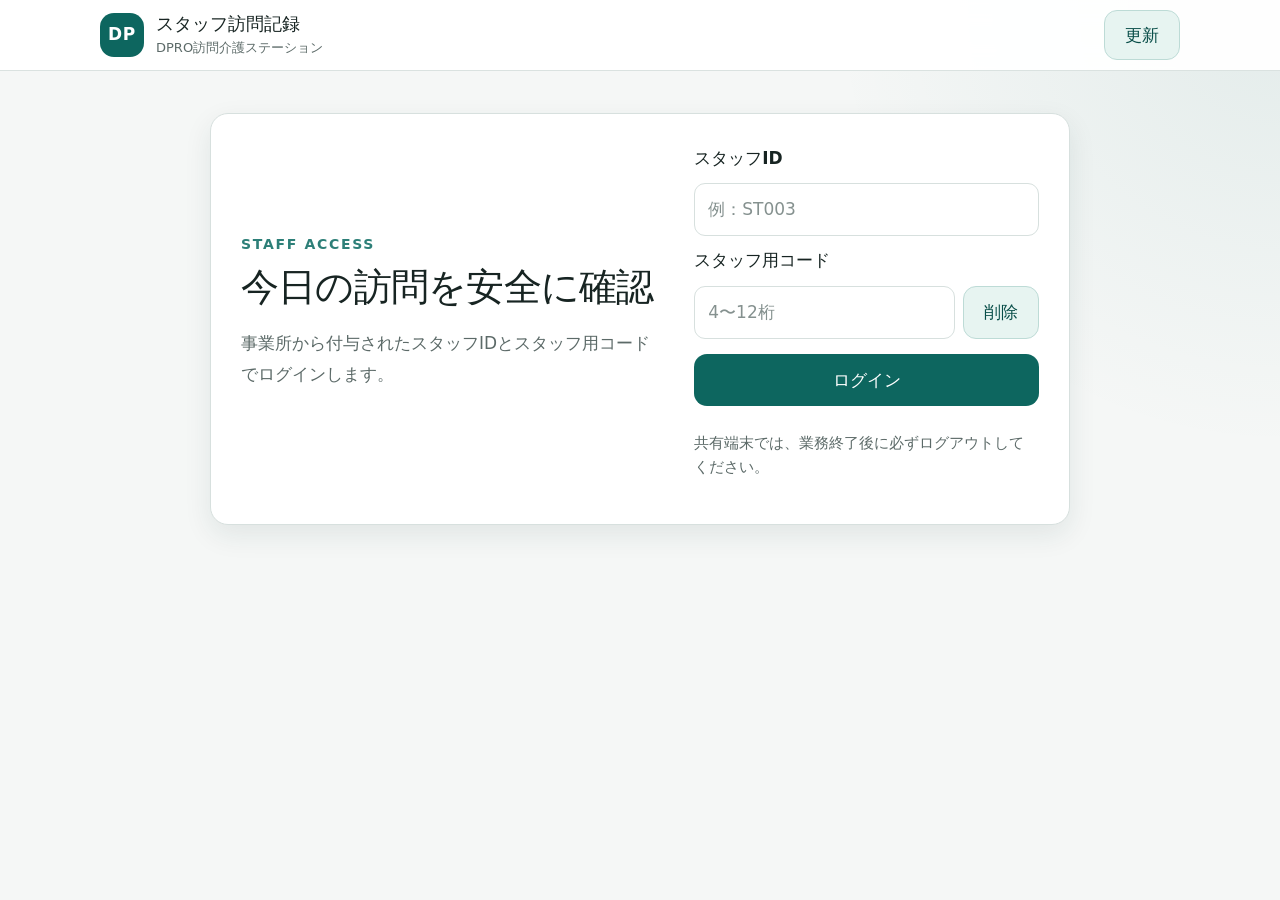
<file: staff.html>
<!doctype html>
<html lang="ja">
<head>
  <meta charset="utf-8">
  <meta name="viewport" content="width=device-width, initial-scale=1, viewport-fit=cover">
  <meta name="description" content="DPRO訪問介護 スタッフ用訪問記録画面">
  <meta name="theme-color" content="#0b6b62">
  <title>スタッフ訪問記録｜DPRO訪問介護</title>
  <!-- HOMECARE-5-R3: 詳細ダイアログ内のform入れ子を解消 -->
  <link rel="stylesheet" href="styles.css">
  <link rel="stylesheet" href="staff.css">
</head>
<body>
  <header class="app-header staff-header">
    <div class="header-inner">
      <div class="brand">
        <div class="brand-mark" aria-hidden="true">DP</div>
        <div class="brand-copy">
          <p class="brand-title">スタッフ訪問記録</p>
          <p class="brand-subtitle">DPRO訪問介護ステーション</p>
        </div>
      </div>
      <div class="header-actions">
        <button class="button button-secondary compact" id="reloadButton" type="button">更新</button>
        <button class="button button-secondary compact" id="logoutButton" type="button" hidden>ログアウト</button>
      </div>
    </div>
  </header>

  <main class="staff-shell">
    <section class="demo-banner" id="demoBanner" hidden>
      <strong>デモ操作中</strong>
      <span>架空の利用者情報と操作体験用訪問を使用しています。</span>
    </section>

    <section class="staff-login card" id="loginPanel">
      <div class="login-copy">
        <p class="eyebrow staff-eyebrow">STAFF ACCESS</p>
        <h1>今日の訪問を安全に確認</h1>
        <p>事業所から付与されたスタッフIDとスタッフ用コードでログインします。</p>
      </div>
      <form id="loginForm" class="login-form">
        <label for="staffCode">スタッフID</label>
        <input id="staffCode" name="staff_code" type="text" autocomplete="username" maxlength="30" placeholder="例：ST003" required>
        <label for="accessCode">スタッフ用コード</label>
        <div class="code-entry">
          <input id="accessCode" name="access_code" type="password" inputmode="numeric" autocomplete="current-password" maxlength="12" placeholder="4〜12桁" required>
          <button class="button button-secondary" id="clearAccessCode" type="button">削除</button>
        </div>
        <button class="button button-primary full-width" type="submit">ログイン</button>
        <p class="form-help">共有端末では、業務終了後に必ずログアウトしてください。</p>
      </form>
    </section>

    <section id="workspace" hidden>
      <section class="staff-welcome card">
        <div>
          <p class="eyebrow staff-eyebrow">TODAY'S VISITS</p>
          <h1 id="staffName">スタッフ名</h1>
          <p id="staffRole">担当訪問と申し送りを確認してください。</p>
        </div>
        <div class="office-contact">
          <span>事業所への連絡</span>
          <a class="button button-secondary" id="officePhone" href="tel:0925550101">電話する</a>
        </div>
      </section>

      <section class="date-control card">
        <button class="date-nav" id="previousDate" type="button" aria-label="前日">‹</button>
        <label for="workDate">
          <span>表示日</span>
          <input id="workDate" type="date">
        </label>
        <button class="date-nav" id="nextDate" type="button" aria-label="翌日">›</button>
        <button class="button button-secondary compact" id="todayButton" type="button">今日</button>
      </section>

      <section class="staff-summary" aria-label="訪問集計">
        <article><span>訪問</span><strong id="summaryVisits">0</strong></article>
        <article><span>予定</span><strong id="summaryScheduled">0</strong></article>
        <article><span>訪問中</span><strong id="summaryProgress">0</strong></article>
        <article><span>完了</span><strong id="summaryCompleted">0</strong></article>
      </section>

      <section class="visit-list-section card">
        <div class="section-title-row">
          <div>
            <h2 id="visitListTitle">本日の訪問</h2>
            <p>訪問前に注意事項と申し送りを確認してください。</p>
          </div>
          <span class="count-badge" id="visitCountBadge">0件</span>
        </div>
        <div class="visit-list" id="visitList"></div>
        <div class="empty-state" id="visitEmpty" hidden>
          <strong>この日の担当訪問はありません。</strong>
          <span>日付を変更するか、事業所へ確認してください。</span>
        </div>
      </section>
    </section>
  </main>

  <dialog class="visit-dialog" id="visitDialog">
    <div class="dialog-frame" id="visitDialogFrame">
      <header class="dialog-header">
        <div>
          <p class="eyebrow staff-eyebrow" id="detailStatus">訪問詳細</p>
          <h2 id="detailClientName">利用者名</h2>
          <p id="detailTime">予定時刻</p>
        </div>
        <button class="dialog-close" type="button" id="closeVisitDialog" aria-label="閉じる">×</button>
      </header>

      <div class="dialog-scroll">
        <section class="detail-card detail-address">
          <h3>訪問先</h3>
          <p id="detailAddress"></p>
          <a class="text-link" id="mapLink" href="#" target="_blank" rel="noopener">地図を開く</a>
        </section>

        <section class="alert-stack" id="clientAlerts"></section>

        <section class="detail-card">
          <div class="section-title-row compact-row">
            <h3>申し送り</h3>
            <button class="button button-secondary compact" id="openHandoverButton" type="button">追加</button>
          </div>
          <div id="handoverList" class="handover-list"></div>
        </section>

        <section class="detail-card">
          <h3>担当スタッフ</h3>
          <div id="assignedStaffList" class="chip-list"></div>
        </section>

        <section class="start-area" id="startArea">
          <p>利用者宅へ到着し、サービスを開始するときに押してください。</p>
          <button class="button button-primary action-large" id="startVisitButton" type="button">訪問を開始</button>
        </section>

        <form id="recordForm" class="record-form" hidden>
          <section class="detail-card">
            <div class="section-title-row compact-row">
              <div>
                <h3>実施項目</h3>
                <p>必須項目はすべて結果を選択してください。</p>
              </div>
              <span class="required-badge">必須</span>
            </div>
            <div id="planItemList" class="plan-item-list"></div>
          </section>

          <section class="detail-card form-stack">
            <label>利用者の様子 <span class="required-text">必須</span>
              <textarea id="clientCondition" rows="3" maxlength="3000" placeholder="表情、会話、体調など事実を記録" required></textarea>
            </label>
            <label>実施内容 <span class="required-text">必須</span>
              <textarea id="serviceSummary" rows="4" maxlength="5000" placeholder="実施した介助・支援内容を記録" required></textarea>
            </label>
            <label>ご家族へ公開するコメント
              <textarea id="familyPublicComment" rows="3" maxlength="3000" placeholder="公開前にサービス提供責任者が確認します"></textarea>
              <small>入力しても直ちに家族へ公開されず、承認待ちになります。</small>
            </label>
            <label>職員向け申し送り
              <textarea id="internalHandover" rows="3" maxlength="5000" placeholder="家族画面には表示されません"></textarea>
            </label>
            <label>申し送り重要度
              <select id="handoverImportance">
                <option value="normal">通常</option>
                <option value="high">重要</option>
                <option value="urgent">緊急確認</option>
              </select>
            </label>
            <label>次回の注意事項
              <textarea id="nextVisitAttention" rows="3" maxlength="3000" placeholder="次回担当者が確認すべき内容"></textarea>
            </label>
          </section>

          <section class="record-actions">
            <button class="button button-secondary action-large" id="saveDraftButton" type="button">下書き保存</button>
            <button class="button button-primary action-large" id="finishVisitButton" type="submit">訪問終了・記録提出</button>
          </section>
        </form>

        <section class="completed-card" id="completedArea" hidden>
          <strong>訪問・記録提出済み</strong>
          <p id="completedText"></p>
        </section>

        <section class="emergency-area">
          <h3>緊急・事故時</h3>
          <p>生命に関わる場合は、システム入力より119番と事業所への電話を優先してください。</p>
          <div class="emergency-actions">
            <a class="button emergency-call" href="tel:119">119番へ電話</a>
            <button class="button emergency-report" id="openIncidentButton" type="button">事故・ヒヤリハットを報告</button>
          </div>
        </section>
      </div>
    </div>
  </dialog>

  <dialog class="small-dialog" id="handoverDialog">
    <form class="small-dialog-frame" id="handoverForm">
      <header><h2>申し送りを追加</h2><button type="button" class="dialog-close" data-close="handoverDialog">×</button></header>
      <label>件名<input id="handoverTitle" maxlength="200" required placeholder="例：移乗時の注意"></label>
      <label>内容<textarea id="handoverText" rows="5" maxlength="5000" required></textarea></label>
      <label>重要度<select id="quickHandoverImportance"><option value="normal">通常</option><option value="high">重要</option><option value="urgent">緊急確認</option></select></label>
      <div class="dialog-buttons"><button class="button button-secondary" type="button" data-close="handoverDialog">閉じる</button><button class="button button-primary" type="submit">登録</button></div>
    </form>
  </dialog>

  <dialog class="small-dialog incident-dialog" id="incidentDialog">
    <form class="small-dialog-frame" id="incidentForm">
      <header><h2>事故・ヒヤリハット報告</h2><button type="button" class="dialog-close" data-close="incidentDialog">×</button></header>
      <div class="warning-box"><strong>緊急時は電話を優先</strong><span>生命に関わる場合は119番と事業所へ連絡してください。</span></div>
      <label>種類<select id="incidentType"><option value="near_miss">ヒヤリハット</option><option value="fall">転倒</option><option value="injury">外傷</option><option value="medication_concern">服薬に関する懸念</option><option value="missing_item">物品紛失</option><option value="property_damage">物損</option><option value="complaint">苦情</option><option value="other">その他</option></select></label>
      <label>重大度<select id="incidentSeverity"><option value="low">低</option><option value="medium">中</option><option value="high">高</option><option value="critical">重大・緊急</option></select></label>
      <label>発生した事実<textarea id="incidentFact" rows="5" maxlength="5000" required placeholder="推測ではなく、確認した事実を入力"></textarea></label>
      <label>初期対応<textarea id="incidentResponse" rows="4" maxlength="5000" placeholder="連絡、応急対応、見守りなど"></textarea></label>
      <div class="dialog-buttons"><button class="button button-secondary" type="button" data-close="incidentDialog">閉じる</button><button class="button emergency-report" type="submit">報告する</button></div>
    </form>
  </dialog>

  <div class="loading-overlay" id="loadingOverlay" hidden><div class="spinner"></div><span>処理しています</span></div>
  <div class="toast" id="toast" role="status" aria-live="polite" hidden></div>

  <script src="config.js"></script>
  <script src="staff.js"></script>
</body>
</html>
</file>
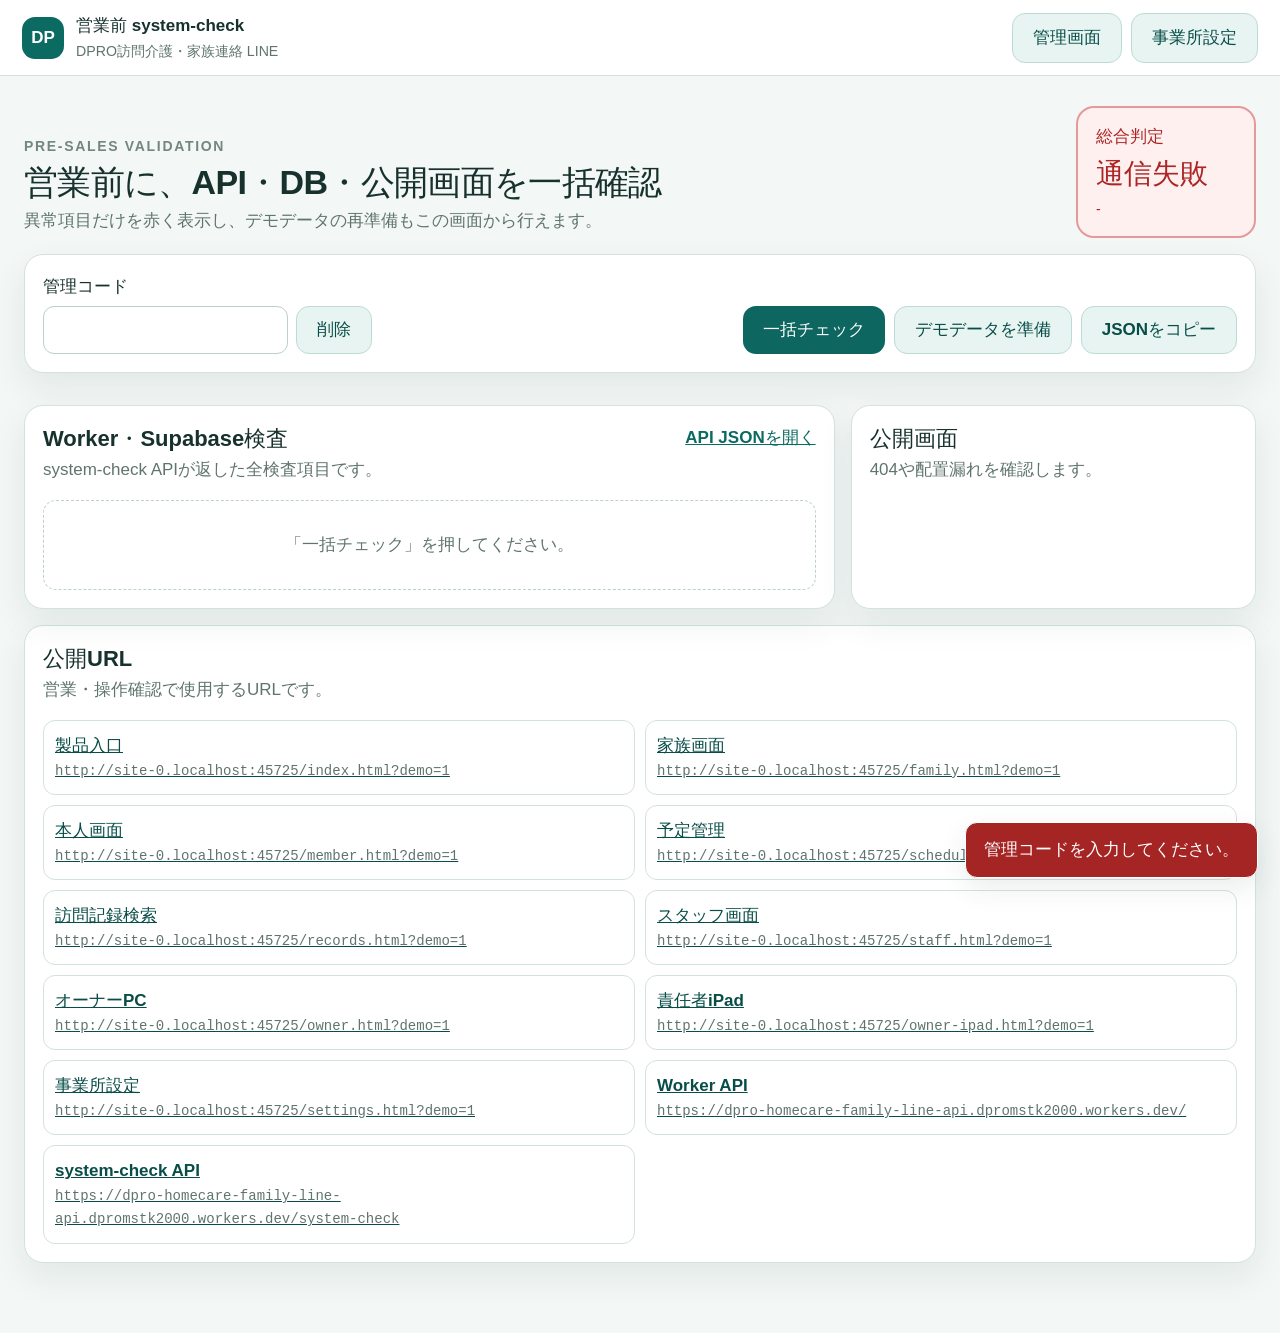
<file: system-check.html>
<!doctype html>
<html lang="ja">
<head>
  <meta charset="utf-8">
  <meta name="viewport" content="width=device-width, initial-scale=1">
  <meta name="description" content="DPRO訪問介護 営業前system-check">
  <meta name="theme-color" content="#0b6b62">
  <title>営業前system-check｜DPRO訪問介護</title>
  <link rel="stylesheet" href="styles.css">
  <link rel="stylesheet" href="system-check.css">
</head>
<body class="check-body">
  <header class="check-header"><div class="check-header-inner"><div class="check-brand"><span>DP</span><div><strong>営業前 system-check</strong><small>DPRO訪問介護・家族連絡 LINE</small></div></div><div class="header-actions"><a class="button button-secondary compact" href="owner.html?demo=1">管理画面</a><a class="button button-secondary compact" href="settings.html?demo=1">事業所設定</a></div></div></header>
  <main class="check-shell">
    <section class="check-hero"><div><p class="eyebrow">PRE-SALES VALIDATION</p><h1>営業前に、API・DB・公開画面を一括確認</h1><p>異常項目だけを赤く表示し、デモデータの再準備もこの画面から行えます。</p></div><div class="overall-card pending" id="overallCard"><span>総合判定</span><strong id="overallText">未実行</strong><small id="overallCount">-</small></div></section>
    <section class="demo-banner" id="demoBanner" hidden><strong>デモ環境</strong><span>管理コード1234でデモ準備を実行できます。</span></section>
    <section class="control-card">
      <div class="code-control"><label>管理コード<input id="adminCode" type="password" inputmode="numeric" maxlength="20"></label><button class="button button-secondary" id="clearAdminCode" type="button">削除</button></div>
      <div class="control-actions"><button class="button button-primary" id="runCheck" type="button">一括チェック</button><button class="button button-secondary" id="prepareDemo" type="button">デモデータを準備</button><button class="button button-secondary" id="copyJson" type="button">JSONをコピー</button></div>
    </section>
    <section class="summary-grid" id="summaryGrid"></section>
    <section class="check-grid"><article class="check-card span-2"><div class="card-heading"><div><h2>Worker・Supabase検査</h2><p>system-check APIが返した全検査項目です。</p></div><a id="workerSystemLink" target="_blank" rel="noopener">API JSONを開く</a></div><div id="apiGroups" class="api-groups"><div class="empty">「一括チェック」を押してください。</div></div></article><article class="check-card"><div class="card-heading"><div><h2>公開画面</h2><p>404や配置漏れを確認します。</p></div></div><div id="pageChecks" class="page-list"></div></article></section>
    <section class="check-card url-card"><div class="card-heading"><div><h2>公開URL</h2><p>営業・操作確認で使用するURLです。</p></div></div><div id="urlList" class="url-list"></div></section>
  </main>
  <div class="loading-overlay" id="loadingOverlay" hidden><span class="spinner"></span><strong>検査中</strong></div><div class="toast" id="toast" hidden></div>
  <script src="config.js"></script><script src="system-check.js"></script>
</body>
</html>
</file>
<file: styles.css>
:root {
  --primary: #0d665f;
  --primary-dark: #084d48;
  --primary-soft: #e7f4f1;
  --accent: #315f78;
  --background: #f5f7f6;
  --surface: #ffffff;
  --surface-alt: #f8faf9;
  --text: #172422;
  --muted: #5c6a68;
  --border: #d7e0de;
  --success: #18794e;
  --warning: #9a5b00;
  --danger: #b42318;
  --info: #245d7a;
  --shadow: 0 10px 28px rgba(20, 55, 50, 0.09);
  --radius: 18px;
  --radius-small: 12px;
  --tap: 48px;
  font-family: system-ui, -apple-system, BlinkMacSystemFont, "Segoe UI", "Noto Sans JP", sans-serif;
  color: var(--text);
  background: var(--background);
  font-synthesis: none;
}

* { box-sizing: border-box; }
html { min-width: 320px; background: var(--background); }
body {
  margin: 0;
  min-height: 100vh;
  background:
    radial-gradient(circle at top right, rgba(13, 102, 95, 0.08), transparent 28rem),
    var(--background);
  font-size: 17px;
  line-height: 1.72;
  -webkit-text-size-adjust: 100%;
}
button, input, select, textarea { font: inherit; }
button, a { -webkit-tap-highlight-color: transparent; }
button:focus-visible, a:focus-visible, input:focus-visible, select:focus-visible, textarea:focus-visible {
  outline: 3px solid rgba(49, 95, 120, 0.35);
  outline-offset: 2px;
}
a { color: var(--primary-dark); }
[hidden] { display: none !important; }

.app-shell { width: min(100%, 1120px); margin: 0 auto; padding: 0 20px 48px; }
.app-header {
  position: sticky;
  top: 0;
  z-index: 20;
  border-bottom: 1px solid rgba(215, 224, 222, 0.92);
  background: rgba(255, 255, 255, 0.94);
  backdrop-filter: blur(12px);
}
.header-inner {
  width: min(100%, 1120px);
  min-height: 70px;
  margin: 0 auto;
  padding: 10px 20px;
  display: flex;
  align-items: center;
  justify-content: space-between;
  gap: 16px;
}
.brand { display: flex; align-items: center; gap: 12px; min-width: 0; }
.brand-mark {
  width: 44px;
  height: 44px;
  border-radius: 14px;
  display: grid;
  place-items: center;
  background: var(--primary);
  color: white;
  font-weight: 800;
  letter-spacing: .04em;
  flex: 0 0 auto;
}
.brand-copy { min-width: 0; }
.brand-title { margin: 0; font-size: 18px; line-height: 1.25; font-weight: 800; }
.brand-subtitle { margin: 3px 0 0; color: var(--muted); font-size: 13px; line-height: 1.35; }
.header-actions { display: flex; align-items: center; gap: 8px; }

.hero { padding: 34px 0 20px; }
.hero-grid { display: grid; grid-template-columns: minmax(0, 1.3fr) minmax(280px, .7fr); gap: 24px; align-items: stretch; }
.hero-panel {
  border-radius: 24px;
  padding: clamp(24px, 5vw, 44px);
  background: linear-gradient(145deg, var(--primary-dark), var(--primary));
  color: white;
  box-shadow: var(--shadow);
}
.eyebrow { margin: 0 0 8px; font-size: 14px; font-weight: 800; letter-spacing: .08em; text-transform: uppercase; opacity: .86; }
h1, h2, h3 { line-height: 1.35; }
h1 { margin: 0; font-size: clamp(30px, 6vw, 48px); letter-spacing: -.02em; }
.hero-lead { margin: 18px 0 0; max-width: 42rem; font-size: 18px; line-height: 1.8; color: rgba(255,255,255,.92); }
.hero-note { align-self: stretch; }

.page-heading { padding: 30px 0 14px; }
.page-heading h1 { font-size: clamp(28px, 5vw, 40px); }
.page-heading p { margin: 10px 0 0; color: var(--muted); }

.card {
  background: var(--surface);
  border: 1px solid var(--border);
  border-radius: var(--radius);
  box-shadow: var(--shadow);
  padding: 24px;
}
.card + .card { margin-top: 18px; }
.card-title { margin: 0; font-size: 22px; }
.card-description { margin: 8px 0 0; color: var(--muted); }
.card-header { display: flex; align-items: flex-start; justify-content: space-between; gap: 16px; margin-bottom: 18px; }
.card-header > div { min-width: 0; }

.grid { display: grid; gap: 18px; }
.grid-2 { grid-template-columns: repeat(2, minmax(0, 1fr)); }
.grid-3 { grid-template-columns: repeat(3, minmax(0, 1fr)); }
.dashboard-grid { display: grid; grid-template-columns: repeat(12, minmax(0, 1fr)); gap: 18px; }
.span-4 { grid-column: span 4; }
.span-5 { grid-column: span 5; }
.span-6 { grid-column: span 6; }
.span-7 { grid-column: span 7; }
.span-8 { grid-column: span 8; }
.span-12 { grid-column: 1 / -1; }

.stat-card { padding: 20px; }
.stat-label { color: var(--muted); font-size: 14px; font-weight: 700; }
.stat-value { margin-top: 6px; font-size: 30px; line-height: 1.2; font-weight: 850; color: var(--primary-dark); }
.stat-note { margin-top: 5px; color: var(--muted); font-size: 14px; }

.form-grid { display: grid; grid-template-columns: repeat(2, minmax(0, 1fr)); gap: 18px; }
.field { display: grid; gap: 7px; }
.field-full { grid-column: 1 / -1; }
.field label { font-weight: 750; font-size: 15px; }
.required { color: var(--danger); font-size: 13px; margin-left: 5px; }
.help { margin: 0; color: var(--muted); font-size: 14px; line-height: 1.55; }
input, select, textarea {
  width: 100%;
  min-height: var(--tap);
  padding: 12px 14px;
  border: 1.5px solid #bccbc8;
  border-radius: 12px;
  background: white;
  color: var(--text);
}
textarea { min-height: 140px; resize: vertical; }
input::placeholder, textarea::placeholder { color: #85918f; }

.button-row { display: flex; flex-wrap: wrap; gap: 12px; align-items: center; margin-top: 22px; }
.button {
  min-height: var(--tap);
  padding: 11px 20px;
  border: 0;
  border-radius: 13px;
  display: inline-flex;
  align-items: center;
  justify-content: center;
  gap: 8px;
  text-decoration: none;
  cursor: pointer;
  font-weight: 800;
  line-height: 1.3;
}
.button:disabled { cursor: not-allowed; opacity: .55; }
.button-primary { background: var(--primary); color: white; }
.button-primary:hover { background: var(--primary-dark); }
.button-secondary { background: var(--primary-soft); color: var(--primary-dark); border: 1px solid #bddbd6; }
.button-ghost { background: white; color: var(--primary-dark); border: 1px solid var(--border); }
.button-danger { background: #fff0ee; color: var(--danger); border: 1px solid #f3b7b0; }
.button-small { min-height: 42px; padding: 9px 14px; font-size: 15px; }
.button-block { width: 100%; }

.segmented { display: grid; grid-template-columns: repeat(2, minmax(0, 1fr)); gap: 10px; margin: 18px 0; }
.segment {
  min-height: 56px;
  border-radius: 14px;
  border: 1.5px solid var(--border);
  background: white;
  color: var(--text);
  font-weight: 800;
  cursor: pointer;
}
.segment[aria-pressed="true"] { border-color: var(--primary); background: var(--primary-soft); color: var(--primary-dark); }

.alert { border-radius: 14px; padding: 15px 17px; border: 1px solid; line-height: 1.6; }
.alert-info { background: #eef6fa; color: #173f55; border-color: #b8d7e6; }
.alert-success { background: #ecf8f1; color: #14573b; border-color: #addac2; }
.alert-warning { background: #fff7e7; color: #734500; border-color: #efd49a; }
.alert-danger { background: #fff0ee; color: #7b2018; border-color: #efb7b0; }
.alert-title { display: block; margin-bottom: 3px; font-weight: 850; }

.status-pill {
  display: inline-flex;
  min-height: 28px;
  align-items: center;
  padding: 3px 10px;
  border-radius: 999px;
  background: #edf2f1;
  color: #42514f;
  font-size: 13px;
  font-weight: 800;
  white-space: nowrap;
}
.status-scheduled, .status-confirmed { background: #eaf3f8; color: var(--info); }
.status-in_progress { background: #fff3dc; color: var(--warning); }
.status-completed, .status-published, .status-answered { background: #e9f6ee; color: var(--success); }
.status-cancelled, .status-closed { background: #f0f1f1; color: #5c6261; }
.status-urgent { background: #fff0ee; color: var(--danger); }

.list { display: grid; gap: 12px; margin: 0; padding: 0; list-style: none; }
.list-item {
  border: 1px solid var(--border);
  border-radius: 14px;
  background: var(--surface-alt);
  padding: 16px;
}
.list-item-head { display: flex; justify-content: space-between; align-items: flex-start; gap: 12px; }
.list-title { margin: 0; font-size: 17px; font-weight: 850; }
.list-meta { margin: 5px 0 0; color: var(--muted); font-size: 14px; }
.list-body { margin: 10px 0 0; white-space: pre-wrap; overflow-wrap: anywhere; }
.empty { padding: 28px 16px; text-align: center; color: var(--muted); border: 1px dashed #bdcbc8; border-radius: 14px; }

.profile-strip {
  display: flex;
  align-items: center;
  justify-content: space-between;
  gap: 16px;
  background: var(--primary-soft);
  border: 1px solid #bddbd6;
  border-radius: 16px;
  padding: 17px 19px;
  margin-top: 24px;
}
.profile-name { margin: 0; font-size: 21px; font-weight: 850; }
.profile-meta { margin: 3px 0 0; color: var(--muted); font-size: 14px; }

.quick-actions { display: grid; grid-template-columns: repeat(3, minmax(0, 1fr)); gap: 12px; }
.quick-action {
  min-height: 92px;
  padding: 16px;
  border-radius: 15px;
  border: 1px solid var(--border);
  background: white;
  color: var(--text);
  text-decoration: none;
  display: grid;
  align-content: center;
  gap: 4px;
  cursor: pointer;
}
.quick-action strong { font-size: 16px; }
.quick-action span { color: var(--muted); font-size: 13px; }

.tabs { display: flex; gap: 8px; overflow-x: auto; padding-bottom: 6px; scrollbar-width: thin; }
.tab-button { min-height: 44px; border: 1px solid var(--border); border-radius: 999px; padding: 8px 15px; background: white; white-space: nowrap; font-weight: 750; cursor: pointer; }
.tab-button[aria-selected="true"] { background: var(--primary); color: white; border-color: var(--primary); }

.modal-backdrop {
  position: fixed;
  inset: 0;
  z-index: 60;
  display: grid;
  place-items: center;
  padding: 20px;
  background: rgba(7, 24, 22, .58);
}
.modal {
  width: min(100%, 620px);
  max-height: calc(100vh - 40px);
  overflow-y: auto;
  background: white;
  border-radius: 20px;
  box-shadow: 0 30px 80px rgba(0,0,0,.28);
  padding: 24px;
}
.modal-header { display: flex; justify-content: space-between; align-items: flex-start; gap: 12px; }
.modal-title { margin: 0; font-size: 24px; }
.icon-button { width: 46px; height: 46px; border-radius: 12px; border: 1px solid var(--border); background: white; cursor: pointer; font-size: 24px; line-height: 1; }

.loading-overlay {
  position: fixed;
  inset: 0;
  z-index: 100;
  display: grid;
  place-items: center;
  background: rgba(245, 247, 246, .9);
}
.loader-card { display: grid; justify-items: center; gap: 14px; padding: 28px; border-radius: 18px; background: white; box-shadow: var(--shadow); }
.spinner { width: 42px; height: 42px; border: 4px solid #d9e8e5; border-top-color: var(--primary); border-radius: 50%; animation: spin .8s linear infinite; }
@keyframes spin { to { transform: rotate(360deg); } }

.toast-region { position: fixed; right: 18px; bottom: 18px; z-index: 90; width: min(390px, calc(100vw - 36px)); display: grid; gap: 10px; }
.toast { border-radius: 14px; padding: 15px 17px; box-shadow: var(--shadow); border: 1px solid; background: white; }
.toast-success { border-color: #addac2; color: #14573b; }
.toast-error { border-color: #efb7b0; color: #7b2018; }

.footer { padding: 32px 0 10px; color: var(--muted); text-align: center; font-size: 13px; }
.code-note { font-family: ui-monospace, SFMono-Regular, Menlo, Consolas, monospace; font-size: 13px; overflow-wrap: anywhere; }

@media (max-width: 820px) {
  .hero-grid, .grid-2, .grid-3, .form-grid { grid-template-columns: 1fr; }
  .dashboard-grid { grid-template-columns: 1fr; }
  .dashboard-grid > * { grid-column: 1 / -1 !important; }
  .quick-actions { grid-template-columns: 1fr; }
  .hero { padding-top: 24px; }
  .header-inner { min-height: 64px; }
  .brand-subtitle { display: none; }
  .card { padding: 20px; }
}

@media (max-width: 520px) {
  body { font-size: 16px; }
  .app-shell { padding-left: 14px; padding-right: 14px; }
  .header-inner { padding-left: 14px; padding-right: 14px; }
  .brand-title { font-size: 16px; }
  .brand-mark { width: 40px; height: 40px; }
  .hero-panel { border-radius: 20px; padding: 24px 20px; }
  .card { padding: 18px; border-radius: 16px; }
  .segmented { grid-template-columns: 1fr; }
  .button-row > .button { width: 100%; }
  .profile-strip { align-items: flex-start; flex-direction: column; }
}

@media (prefers-reduced-motion: reduce) {
  *, *::before, *::after { scroll-behavior: auto !important; animation-duration: .01ms !important; animation-iteration-count: 1 !important; transition-duration: .01ms !important; }
}

/* STEP HOMECARE-12: UI/UX横断ブラッシュアップ */
:root { --tap: 50px; }
.button-small,
.tab-button {
  min-height: 48px;
  font-size: 16px;
}
.status-pill {
  min-height: 30px;
  font-size: 14px;
}
.quick-action strong { font-size: 17px; }
.quick-action span,
.help,
.list-meta,
.profile-meta { font-size: 14px; }
@media (max-width: 520px) {
  body { font-size: 17px; }
  .brand-title { font-size: 17px; }
  .button-row > .button { min-height: 52px; }
}
</file>
<file: tutorial.css>
/* DPRO TUTORIAL HOMECARE / STANDARD V1.1 / R3 */
:root {
  --dpro-tutorial-accent: #0b6b62;
  --dpro-tutorial-accent-dark: #064c46;
  --dpro-tutorial-ink: #172c29;
  --dpro-tutorial-muted: #5d716d;
  --dpro-tutorial-line: #c7dad6;
  --dpro-tutorial-soft: #eef8f5;
  --dpro-tutorial-focus: #315f78;
}

#dproTutorialCard {
  position: fixed;
  z-index: 9000;
  left: 12px;
  top: 12px;
  width: min(360px, calc(100vw - 24px));
  max-width: calc(100vw - 24px);
  max-height: calc(100dvh - 24px);
  overflow: auto;
  overscroll-behavior: contain;
  margin: 0;
  box-sizing: border-box;
  border: 1px solid var(--dpro-tutorial-line);
  border-radius: 18px;
  background: #fff;
  color: var(--dpro-tutorial-ink);
  box-shadow: 0 22px 64px rgba(17, 52, 47, .25);
  font-family: system-ui, -apple-system, BlinkMacSystemFont, "Segoe UI", "Noto Sans JP", sans-serif;
  line-height: 1.55;
  contain: layout paint;
}
#dproTutorialCard[hidden] { display: none !important; }

.dpro-tutorial-handle {
  min-height: 48px;
  display: flex;
  align-items: center;
  justify-content: space-between;
  gap: 10px;
  padding: 8px 8px 8px 14px;
  border-bottom: 1px solid var(--dpro-tutorial-line);
  border-radius: 18px 18px 0 0;
  background: var(--dpro-tutorial-soft);
  color: var(--dpro-tutorial-accent-dark);
  cursor: grab;
  touch-action: none;
  user-select: none;
  -webkit-user-select: none;
}
.dpro-tutorial-handle:active { cursor: grabbing; }
.dpro-tutorial-handle:focus-visible,
.dpro-tutorial-control:focus-visible,
#dproGuideLauncher:focus-visible,
[data-dpro-tutorial-action]:focus-visible {
  outline: 3px solid rgba(49, 95, 120, .42);
  outline-offset: 2px;
}
.dpro-tutorial-handle-copy {
  min-width: 0;
  display: flex;
  align-items: center;
  gap: 8px;
  font-size: 13px;
  font-weight: 850;
}
.dpro-tutorial-grip {
  width: 20px;
  height: 20px;
  flex: 0 0 auto;
  background:
    radial-gradient(circle, currentColor 1.4px, transparent 1.6px) 0 0 / 7px 7px;
  opacity: .72;
}
.dpro-tutorial-close {
  width: 44px;
  height: 44px;
  flex: 0 0 44px;
  border: 0;
  border-radius: 12px;
  background: transparent;
  color: inherit;
  font: inherit;
  font-size: 24px;
  line-height: 1;
  cursor: pointer;
}
.dpro-tutorial-body { padding: 16px 16px 8px; }
.dpro-tutorial-meta {
  display: flex;
  justify-content: space-between;
  gap: 10px;
  color: var(--dpro-tutorial-muted);
  font-size: 12px;
  font-weight: 800;
}
.dpro-tutorial-title {
  margin: 8px 0 0;
  font-size: 20px;
  line-height: 1.35;
  color: var(--dpro-tutorial-ink);
}
.dpro-tutorial-persona {
  margin: 4px 0 0;
  color: var(--dpro-tutorial-accent-dark);
  font-size: 13px;
  font-weight: 800;
}
.dpro-tutorial-copy {
  margin: 12px 0 0;
  color: var(--dpro-tutorial-ink);
  font-size: 15px;
  line-height: 1.72;
}
.dpro-tutorial-status {
  margin: 12px 0 0;
  padding: 10px 11px;
  border-radius: 11px;
  background: #f6f8f8;
  color: var(--dpro-tutorial-muted);
  font-size: 12px;
}
.dpro-tutorial-status.ready {
  background: #edf8f1;
  color: #17613f;
}
.dpro-tutorial-status.waiting {
  background: #fff7e8;
  color: #795000;
}
.dpro-tutorial-status.missing {
  background: #fff0ee;
  color: #81291f;
}
.dpro-tutorial-actions {
  display: grid;
  grid-template-columns: auto 1fr 1fr;
  gap: 8px;
  padding: 8px 16px 16px;
}
.dpro-tutorial-control {
  min-height: 46px;
  border: 1px solid var(--dpro-tutorial-line);
  border-radius: 12px;
  padding: 8px 12px;
  background: #fff;
  color: var(--dpro-tutorial-accent-dark);
  font: inherit;
  font-size: 14px;
  font-weight: 850;
  cursor: pointer;
}
.dpro-tutorial-control.primary {
  border-color: var(--dpro-tutorial-accent);
  background: var(--dpro-tutorial-accent);
  color: #fff;
}
.dpro-tutorial-control:disabled {
  cursor: not-allowed;
  opacity: .48;
}
.dpro-tutorial-skip { grid-column: 1 / -1; min-height: 42px; }

#dproTutorialHighlight {
  position: fixed;
  z-index: 8990;
  pointer-events: none;
  box-sizing: border-box;
  border: 3px solid #f0a000;
  border-radius: 12px;
  box-shadow: 0 0 0 4px rgba(240, 160, 0, .19), 0 0 0 9999px rgba(8, 39, 35, .06);
  transition: left .14s ease, top .14s ease, width .14s ease, height .14s ease;
}
#dproTutorialHighlight[hidden] { display: none !important; }

#dproGuideLauncher {
  position: fixed;
  z-index: 8700;
  left: max(12px, env(safe-area-inset-left));
  bottom: max(12px, env(safe-area-inset-bottom));
  min-height: 46px;
  max-width: calc(100vw - 24px);
  display: inline-flex;
  align-items: center;
  justify-content: center;
  border: 1px solid #a9ccc5;
  border-radius: 999px;
  padding: 9px 15px;
  background: rgba(255, 255, 255, .97);
  color: var(--dpro-tutorial-accent-dark);
  box-shadow: 0 8px 24px rgba(17, 52, 47, .18);
  text-decoration: none;
  font-family: system-ui, -apple-system, BlinkMacSystemFont, "Segoe UI", "Noto Sans JP", sans-serif;
  font-size: 14px;
  font-weight: 850;
}


@media (max-width: 420px) {
  #dproTutorialCard { width: calc(100vw - 24px); }
  .dpro-tutorial-actions { grid-template-columns: 1fr 1fr; }
  .dpro-tutorial-actions .dpro-tutorial-control:first-child { grid-column: 1 / -1; }
  .dpro-tutorial-skip { grid-column: 1 / -1; }
}
@media (prefers-reduced-motion: reduce) {
  #dproTutorialHighlight { transition: none; }
}


/* DPRO TUTORIAL HOMECARE / R4 GUIDE CENTER */
.dpro-guide-page {
  margin: 0;
  min-width: 320px;
  min-height: 100vh;
  background: #f3f8f6;
  color: var(--dpro-tutorial-ink);
  font-family: system-ui, -apple-system, BlinkMacSystemFont, "Segoe UI", "Noto Sans JP", sans-serif;
  font-size: 17px;
  line-height: 1.7;
  -webkit-text-size-adjust: 100%;
}
.dpro-guide-page * { box-sizing: border-box; }
.dpro-guide-page a { color: var(--dpro-tutorial-accent-dark); }
.dpro-guide-page a:focus-visible,
.dpro-guide-page button:focus-visible {
  outline: 3px solid rgba(49, 95, 120, .42);
  outline-offset: 3px;
}
.dpro-guide-shell {
  width: min(1120px, calc(100% - 32px));
  margin: 0 auto;
  padding: 24px 0 64px;
}
.dpro-guide-hero {
  padding: clamp(24px, 5vw, 44px);
  border-radius: 26px;
  background: linear-gradient(135deg, #064c46, #0b6b62 66%, #4ca397);
  color: #fff;
  box-shadow: 0 20px 54px rgba(17, 52, 47, .20);
}
.dpro-guide-kicker {
  margin: 0;
  font-size: 12px;
  font-weight: 900;
  letter-spacing: .12em;
  opacity: .86;
}
.dpro-guide-hero h1 {
  margin: 8px 0 0;
  font-size: clamp(30px, 5vw, 46px);
  line-height: 1.25;
}
.dpro-guide-hero > p:not(.dpro-guide-kicker) {
  max-width: 780px;
  margin: 14px 0 0;
  color: rgba(255,255,255,.94);
}
.dpro-guide-actions {
  display: flex;
  flex-wrap: wrap;
  gap: 10px;
  margin-top: 20px;
}
.dpro-guide-button {
  min-height: 50px;
  border: 1px solid #fff;
  border-radius: 13px;
  padding: 10px 18px;
  background: #fff;
  color: #064c46;
  font: inherit;
  font-weight: 850;
  cursor: pointer;
}
.dpro-guide-button.secondary {
  background: rgba(255,255,255,.10);
  color: #fff;
  border-color: rgba(255,255,255,.45);
}
.dpro-guide-button:disabled { opacity: .5; cursor: not-allowed; }
.dpro-guide-progress {
  margin-top: 14px;
  font-size: 14px;
  font-weight: 800;
}
.dpro-guide-note {
  margin-top: 16px;
  padding: 15px 17px;
  border: 1px solid #e9c87e;
  border-radius: 15px;
  background: #fff7e8;
  color: #714b00;
}
.dpro-guide-nav {
  position: sticky;
  top: 0;
  z-index: 10;
  display: flex;
  gap: 8px;
  overflow-x: auto;
  margin: 18px 0 0;
  padding: 10px 0;
  background: rgba(243,248,246,.94);
  backdrop-filter: blur(10px);
  scrollbar-width: thin;
}
.dpro-guide-nav a {
  min-height: 44px;
  display: inline-flex;
  align-items: center;
  flex: 0 0 auto;
  padding: 8px 13px;
  border: 1px solid var(--dpro-tutorial-line);
  border-radius: 999px;
  background: #fff;
  text-decoration: none;
  font-size: 14px;
  font-weight: 800;
}
.dpro-guide-section {
  scroll-margin-top: 72px;
  margin-top: 30px;
}
.dpro-guide-section > h2 {
  margin: 0 0 13px;
  font-size: clamp(23px, 3vw, 31px);
  line-height: 1.35;
}
.dpro-guide-section > p {
  max-width: 820px;
  margin: -5px 0 14px;
  color: var(--dpro-tutorial-muted);
}
.dpro-guide-grid {
  display: grid;
  grid-template-columns: repeat(2, minmax(0,1fr));
  gap: 14px;
}
.dpro-guide-card {
  min-width: 0;
  padding: 19px;
  border: 1px solid var(--dpro-tutorial-line);
  border-radius: 18px;
  background: #fff;
  box-shadow: 0 10px 28px rgba(17, 52, 47, .07);
}
.dpro-guide-card h3 { margin: 0; font-size: 20px; line-height: 1.4; }
.dpro-guide-card p { margin: 8px 0 0; color: var(--dpro-tutorial-muted); }
.dpro-guide-card ul { margin: 12px 0 0; padding-left: 1.3em; }
.dpro-guide-card li + li { margin-top: 6px; }
.dpro-guide-card a { overflow-wrap: anywhere; font-weight: 800; }
.dpro-guide-card .dpro-guide-link-row {
  display: flex;
  flex-wrap: wrap;
  gap: 8px;
  margin-top: 13px;
}
.dpro-guide-card .dpro-guide-link-row a {
  min-height: 44px;
  display: inline-flex;
  align-items: center;
  padding: 8px 12px;
  border-radius: 11px;
  background: var(--dpro-tutorial-soft);
  text-decoration: none;
}
.dpro-guide-warning {
  border-color: #e8c270;
  background: #fffaf0;
}
.dpro-guide-danger {
  border-color: #efb0aa;
  background: #fff3f1;
}
.dpro-guide-topic-id {
  display: block;
  margin-bottom: 5px;
  color: var(--dpro-tutorial-accent-dark);
  font-size: 11px;
  font-weight: 900;
  letter-spacing: .08em;
}
.dpro-guide-footer {
  margin-top: 36px;
  padding: 22px 0;
  border-top: 1px solid var(--dpro-tutorial-line);
  color: var(--dpro-tutorial-muted);
  text-align: center;
  font-size: 13px;
}
@media (max-width: 760px) {
  .dpro-guide-shell { width: min(100% - 22px, 1120px); padding-top: 12px; }
  .dpro-guide-grid { grid-template-columns: 1fr; }
  .dpro-guide-hero { border-radius: 20px; padding: 24px 20px; }
}
@media (max-width: 420px) {
  .dpro-guide-page { font-size: 16px; }
  .dpro-guide-shell { width: calc(100% - 16px); }
  .dpro-guide-actions { display: grid; grid-template-columns: 1fr; }
  .dpro-guide-button { width: 100%; }
  .dpro-guide-card { padding: 16px; }
}
</file>
<file: owner-ipad.css>
:root{
  --bg:#f2f7f6;--card:#fff;--border:#d3e2df;--text:#16312d;--muted:#60746f;
  --accent:#0b6b62;--accent-dark:#084f49;--soft:#e8f5f2;--warning:#9b5b00;
  --danger:#a52b2b;--shadow:0 12px 30px rgba(20,57,50,.09)
}
*{box-sizing:border-box}
html{background:var(--bg)}
body{margin:0;background:var(--bg);color:var(--text);font-family:"Noto Sans JP","Yu Gothic",sans-serif;font-size:17px;line-height:1.65}
button,input,select,textarea{font:inherit}
button{touch-action:manipulation}
[hidden]{display:none!important}
.ipad-header{position:sticky;top:0;z-index:30;min-height:72px;padding:10px max(20px,env(safe-area-inset-right)) 10px max(20px,env(safe-area-inset-left));display:flex;align-items:center;justify-content:space-between;background:#fff;border-bottom:1px solid var(--border)}
.ipad-brand{display:flex;align-items:center;gap:12px}.ipad-brand strong,.ipad-brand small{display:block}.ipad-brand strong{font-size:20px}.ipad-brand small{font-size:14px;color:var(--muted)}
.brand-mark{display:grid;place-items:center;width:44px;height:44px;border-radius:14px;background:var(--accent);color:#fff;font-weight:900}
.header-actions{display:flex;gap:10px}.button{min-height:48px;padding:10px 18px;border-radius:13px;border:1px solid transparent;font-weight:800;cursor:pointer}.button:disabled{opacity:.48;cursor:not-allowed}.primary{background:var(--accent);color:#fff}.primary:hover{background:var(--accent-dark)}.secondary{background:#eef7f5;color:#0b544d;border-color:#bed8d3}.danger{background:#fff0f0;color:var(--danger);border-color:#e5aaaa}.full{width:100%}
.login-shell{min-height:calc(100vh - 72px);display:grid;place-items:center;padding:30px}.login-card{width:min(680px,100%);background:#fff;border:1px solid var(--border);border-radius:25px;padding:40px;box-shadow:var(--shadow)}.login-card h1{margin:.35rem 0;font-size:34px;line-height:1.35}.eyebrow{margin:0;color:var(--accent);font-size:13px;font-weight:900;letter-spacing:.12em}.login-form{display:grid;gap:12px;margin-top:26px}.code-row{display:grid;grid-template-columns:1fr auto;gap:10px}.code-row input,.date-control input,.dialog-body textarea,.dialog-body select,.comment-box textarea,.task-control select{min-height:50px;padding:10px 13px;border:1px solid #bcd2ce;border-radius:12px;background:#fff}.help{font-size:14px;color:var(--muted)}
.ipad-app{max-width:1500px;margin:auto;padding:24px 24px 70px}.ipad-topbar{display:flex;align-items:end;justify-content:space-between;gap:20px;margin-bottom:16px}.ipad-topbar h1{margin:.2rem 0;font-size:34px;line-height:1.25}.ipad-topbar p{margin:.1rem 0;color:var(--muted)}.date-control{display:grid;gap:5px;min-width:210px;font-weight:800}.demo-banner{display:flex;gap:12px;padding:12px 16px;margin-bottom:16px;border:1px solid #edc575;border-radius:13px;background:#fff6e5;color:#784800}
.summary-strip{display:grid;grid-template-columns:repeat(5,minmax(0,1fr));gap:12px;margin-bottom:16px}.summary-card{min-height:100px;text-align:left;padding:15px;background:#fff;border:1px solid var(--border);border-radius:18px;box-shadow:var(--shadow);color:var(--text);cursor:pointer}.summary-card span{display:block;color:var(--muted);font-size:14px}.summary-card strong{display:block;margin-top:2px;color:var(--accent);font-size:31px}.summary-card.alert strong{color:var(--danger)}
.ipad-tabs{position:sticky;top:72px;z-index:20;display:grid;grid-template-columns:repeat(6,1fr);gap:8px;padding:8px;margin-bottom:16px;background:rgba(242,247,246,.95);backdrop-filter:blur(12px)}.tab-button{min-height:54px;border:1px solid var(--border);border-radius:14px;background:#fff;color:var(--text);font-weight:800;cursor:pointer}.tab-button.active{background:var(--accent);color:#fff;border-color:var(--accent)}
.tab-panel{display:none}.tab-panel.active{display:block}.two-column{display:grid;grid-template-columns:minmax(0,1.7fr) minmax(320px,1fr);gap:16px}.panel-card{background:#fff;border:1px solid var(--border);border-radius:21px;padding:18px;box-shadow:var(--shadow);min-width:0}.panel-heading{display:flex;align-items:start;justify-content:space-between;gap:16px;margin-bottom:14px}.panel-heading h2{margin:0;font-size:24px}.panel-heading p{margin:2px 0;color:var(--muted)}.text-link{color:var(--accent);font-weight:800}.visit-list,.task-list,.priority-list{display:grid;gap:11px}.visit-item,.task-item,.priority-item{border:1px solid var(--border);border-radius:16px;padding:14px;background:#fbfdfc}.visit-item{display:grid;grid-template-columns:105px minmax(0,1fr) auto;gap:14px;align-items:center}.visit-time{font-size:19px;font-weight:900;color:var(--accent)}.visit-main strong,.task-main h3{font-size:19px}.visit-main p,.task-main p{margin:3px 0;color:var(--muted)}.task-item{display:grid;grid-template-columns:minmax(0,1fr) auto;gap:15px}.task-main h3{margin:0 0 4px}.task-detail{margin-top:8px!important;color:var(--text)!important;white-space:pre-wrap}.task-actions{display:flex;flex-wrap:wrap;gap:8px;align-content:start;justify-content:end}.task-control{display:grid;gap:7px;min-width:190px}.status-pill,.importance-pill{display:inline-flex;align-items:center;justify-content:center;min-height:34px;padding:4px 10px;border-radius:999px;background:var(--soft);color:var(--accent);font-size:13px;font-weight:900}.status-pill.warning,.importance-pill.high{background:#fff0d7;color:#8c5300}.status-pill.danger,.importance-pill.urgent{background:#ffe8e8;color:#a42323}.priority-item{border-left:5px solid var(--warning)}.priority-item.danger{border-left-color:var(--danger)}.empty-box{padding:30px;border:1px dashed #bdd2ce;border-radius:15px;text-align:center;color:var(--muted)}
.ipad-dialog{border:0;padding:0;background:transparent;width:min(920px,94vw);max-height:94vh}.ipad-dialog::backdrop{background:rgba(12,36,32,.64)}.dialog-panel{background:#fff;border-radius:22px;overflow:hidden;box-shadow:0 24px 85px rgba(0,0,0,.3)}.dialog-panel>header{display:flex;justify-content:space-between;gap:16px;padding:20px 22px;border-bottom:1px solid var(--border)}.dialog-panel h2{margin:.1rem 0}.dialog-panel header p{margin:.1rem 0;color:var(--muted)}.dialog-close{width:48px;height:48px;border:0;background:transparent;font-size:31px;cursor:pointer}.dialog-body{max-height:59vh;overflow:auto;padding:20px 22px;display:grid;gap:16px}.dialog-body fieldset{border:1px solid var(--border);border-radius:15px;padding:15px}.dialog-body legend{font-weight:900;padding:0 7px}.dialog-body label,.comment-box{display:grid;gap:6px;font-weight:800}.staff-check-list{display:grid;grid-template-columns:repeat(2,minmax(0,1fr));gap:10px}.staff-check{display:flex!important;align-items:center;gap:10px;min-height:54px;padding:10px 12px;border:1px solid var(--border);border-radius:13px;font-weight:700!important}.staff-check input{width:24px;height:24px}.dialog-panel>footer{display:flex;justify-content:flex-end;gap:10px;padding:16px 22px;border-top:1px solid var(--border)}.comment-box{padding:0 22px 16px}.detail-block{border:1px solid var(--border);border-radius:15px;padding:14px}.detail-block h3{margin:0 0 8px}.detail-grid{display:grid;grid-template-columns:repeat(2,minmax(0,1fr));gap:12px}.record-row{display:flex;justify-content:space-between;gap:16px;padding:9px 0;border-bottom:1px solid #e5eeec}.internal-block{background:#eef7ff;border-color:#a9cce1}.family-block{background:#effbf7;border-color:#a5d5c6}
.loading-overlay{position:fixed;inset:0;z-index:100;background:rgba(255,255,255,.74);display:grid;place-items:center;align-content:center;gap:12px}.spinner{width:45px;height:45px;border:4px solid #c6d9d5;border-top-color:var(--accent);border-radius:50%;animation:spin .8s linear infinite}@keyframes spin{to{transform:rotate(360deg)}}.toast{position:fixed;right:24px;bottom:24px;z-index:120;max-width:min(500px,calc(100vw - 48px));padding:14px 19px;border-radius:13px;background:#174b44;color:#fff;box-shadow:var(--shadow)}.toast.error{background:#a42525}
@media(max-width:1050px){.summary-strip{grid-template-columns:repeat(3,1fr)}.two-column{grid-template-columns:1fr}.ipad-tabs{grid-template-columns:repeat(3,1fr)}.task-item{grid-template-columns:1fr}.task-actions{justify-content:start}.span-wide{grid-column:auto}}
@media(max-width:720px){body{font-size:16px}.ipad-header{padding:9px 12px}.ipad-brand small{display:none}.header-actions .button{padding:9px 12px}.login-shell{padding:18px}.login-card{padding:25px}.login-card h1,.ipad-topbar h1{font-size:27px}.ipad-app{padding:18px 12px 55px}.ipad-topbar{display:grid}.date-control{min-width:0}.summary-strip{grid-template-columns:1fr 1fr}.ipad-tabs{top:64px;grid-template-columns:repeat(2,1fr)}.visit-item{grid-template-columns:1fr}.staff-check-list{grid-template-columns:1fr}.dialog-panel>footer{display:grid;grid-template-columns:1fr 1fr}.detail-grid{grid-template-columns:1fr}}

/* STEP HOMECARE-12: UI/UX横断ブラッシュアップ */
.status-pill,
.importance-pill {
  min-height: 36px;
  font-size: 14px;
}
.tab-button { font-size: 16px; }
.task-main p,
.visit-main p,
.help { font-size: 15px; }
@media(max-width:720px) {
  body { font-size: 17px; }
  .button { min-height: 50px; }
}
</file>
<file: owner.css>
:root{--owner-bg:#f3f7f6;--owner-card:#fff;--owner-border:#d6e3e0;--owner-text:#17312d;--owner-muted:#60746f;--owner-accent:#0b6b62;--owner-soft:#e8f5f2;--owner-warning:#a86200;--owner-danger:#aa2828;--owner-shadow:0 14px 34px rgba(24,58,51,.08)}
*{box-sizing:border-box}.owner-body{margin:0;background:var(--owner-bg);color:var(--owner-text);font-family:"Noto Sans JP","Yu Gothic",sans-serif;font-size:16px;line-height:1.65}.owner-header{position:sticky;top:0;z-index:30;background:#fff;border-bottom:1px solid var(--owner-border)}.owner-header-inner{max-width:1500px;margin:auto;padding:12px 24px;display:flex;align-items:center;justify-content:space-between}.owner-brand{display:flex;gap:12px;align-items:center}.owner-brand .brand-mark{display:grid;place-items:center;width:42px;height:42px;border-radius:13px;background:var(--owner-accent);color:#fff;font-weight:800}.owner-brand strong,.owner-brand small{display:block}.owner-brand strong{font-size:18px}.owner-brand small{color:var(--owner-muted)}.owner-header-actions{display:flex;gap:10px}.owner-login-wrap{min-height:calc(100vh - 70px);display:grid;place-items:center;padding:30px}.owner-login-card{width:min(640px,100%);background:#fff;border:1px solid var(--owner-border);border-radius:24px;padding:38px;box-shadow:var(--owner-shadow)}.owner-login-card h1{font-size:32px;line-height:1.35;margin:.4rem 0}.owner-eyebrow{letter-spacing:.12em;color:var(--owner-accent);font-weight:800;font-size:13px;margin:0}.owner-login-form{display:grid;gap:12px;margin-top:26px}.owner-code-row{display:grid;grid-template-columns:1fr auto;gap:10px}.owner-code-row input,.date-label input,.search-bar input,.work-item select,.work-item textarea,.dialog-comment textarea{min-height:48px;border:1px solid #bfd2ce;border-radius:12px;padding:10px 13px;font:inherit;background:#fff}.owner-help{color:var(--owner-muted);font-size:14px}.owner-app{max-width:1600px;margin:auto;display:grid;grid-template-columns:260px minmax(0,1fr);min-height:calc(100vh - 70px)}.owner-sidebar{position:sticky;top:70px;height:calc(100vh - 70px);padding:24px 18px;background:#123e38;color:#fff;overflow:auto}.sidebar-office{padding:8px 10px 20px;border-bottom:1px solid rgba(255,255,255,.18)}.sidebar-office strong,.sidebar-office span{display:block}.sidebar-office span{opacity:.75;font-size:14px}.owner-sidebar nav{display:grid;gap:6px;margin-top:18px}.nav-button{border:0;background:transparent;color:#e9f7f4;text-align:left;padding:12px 13px;border-radius:11px;font:inherit;font-weight:700;display:flex;justify-content:space-between;cursor:pointer}.nav-button:hover,.nav-button.active{background:#fff;color:#16453f}.nav-button span{min-width:24px;text-align:center;background:rgba(255,255,255,.16);border-radius:999px}.nav-button.active span{background:var(--owner-soft)}.sidebar-links{display:grid;gap:8px;margin-top:28px;padding-top:20px;border-top:1px solid rgba(255,255,255,.18)}.sidebar-links a{color:#d9f0eb;text-decoration:none;padding:7px 10px}.owner-main{padding:28px 30px 60px;min-width:0}.owner-topbar{display:flex;justify-content:space-between;gap:20px;align-items:end;margin-bottom:18px}.owner-topbar h1{font-size:34px;line-height:1.25;margin:.2rem 0}.owner-topbar p{margin:.15rem 0;color:var(--owner-muted)}.date-label{display:grid;gap:5px;font-weight:700;min-width:190px}.owner-demo-banner{display:flex;gap:12px;align-items:center;padding:12px 16px;margin-bottom:18px;border:1px solid #efc878;background:#fff6e5;border-radius:13px;color:#7c4a00}.owner-section{display:none}.owner-section.active{display:block}.summary-grid{display:grid;grid-template-columns:repeat(6,minmax(0,1fr));gap:12px;margin-bottom:16px}.summary-card{background:#fff;border:1px solid var(--owner-border);border-radius:17px;padding:16px;box-shadow:var(--owner-shadow)}.summary-card span{display:block;color:var(--owner-muted);font-size:14px}.summary-card strong{font-size:30px;color:var(--owner-accent)}.summary-card.alert strong{color:var(--owner-danger)}.dashboard-grid{display:grid;grid-template-columns:repeat(3,minmax(0,1fr));gap:16px}.owner-card{background:#fff;border:1px solid var(--owner-border);border-radius:19px;padding:18px;box-shadow:var(--owner-shadow)}.span-2{grid-column:span 2}.card-heading,.section-header{display:flex;justify-content:space-between;gap:18px;align-items:start;margin-bottom:14px}.card-heading h2,.section-header h2{margin:0;font-size:22px}.card-heading p,.section-header p{margin:2px 0;color:var(--owner-muted)}.text-link{color:var(--owner-accent);font-weight:700}.timeline-list,.compact-list,.work-list{display:grid;gap:10px}.timeline-item,.work-item{border:1px solid var(--owner-border);border-radius:14px;padding:14px;background:#fbfdfc}.timeline-item{display:grid;grid-template-columns:90px 1fr auto;gap:14px;align-items:center}.timeline-time{font-size:18px;font-weight:800;color:var(--owner-accent)}.status-pill,.importance-pill{display:inline-flex;padding:4px 9px;border-radius:999px;font-size:13px;font-weight:800;background:var(--owner-soft);color:var(--owner-accent)}.status-pill.warning,.importance-pill.high{background:#fff0d9;color:#8f5500}.status-pill.danger,.importance-pill.urgent{background:#ffe6e6;color:#a62020}.empty-box{border:1px dashed #bfd2ce;border-radius:14px;padding:28px;text-align:center;color:var(--owner-muted)}.metric-list{display:grid;gap:10px}.metric-row{display:flex;justify-content:space-between;padding:10px 0;border-bottom:1px solid #e7efed}.metric-row strong{font-size:20px}.section-header{margin-bottom:16px}.work-item{display:grid;grid-template-columns:minmax(0,1fr) auto;gap:14px}.work-main h3{margin:0 0 4px;font-size:19px}.work-main p{margin:3px 0;color:var(--owner-muted)}.work-detail{margin-top:8px;color:var(--owner-text)!important;white-space:pre-wrap}.work-actions{display:flex;flex-wrap:wrap;gap:8px;align-content:start;justify-content:end}.button-small{min-height:40px;padding:8px 13px}.button-danger{background:#fff0f0;color:var(--owner-danger);border:1px solid #e6aaaa}.search-bar{display:grid;grid-template-columns:1fr auto;gap:10px;margin-bottom:16px}.staff-grid{display:grid;grid-template-columns:repeat(3,minmax(0,1fr));gap:13px}.staff-card{background:#fff;border:1px solid var(--owner-border);border-radius:15px;padding:16px}.staff-card h3{margin:0}.staff-card p{margin:4px 0;color:var(--owner-muted)}.owner-dialog{border:0;padding:0;background:transparent;width:min(900px,94vw);max-height:92vh}.owner-dialog::backdrop{background:rgba(15,40,36,.6)}.dialog-panel{background:#fff;border-radius:20px;overflow:hidden;box-shadow:0 24px 80px rgba(0,0,0,.25)}.dialog-panel>header{display:flex;justify-content:space-between;padding:20px 22px;border-bottom:1px solid var(--owner-border)}.dialog-panel h2{margin:2px 0}.dialog-panel header p{margin:0;color:var(--owner-muted)}.dialog-close{border:0;background:transparent;font-size:30px;cursor:pointer}.dialog-content{max-height:58vh;overflow:auto;padding:20px 22px;display:grid;gap:14px}.detail-block{border:1px solid var(--owner-border);border-radius:13px;padding:14px}.detail-block h3{margin:0 0 8px}.detail-grid{display:grid;grid-template-columns:repeat(2,minmax(0,1fr));gap:12px}.record-item{display:flex;justify-content:space-between;gap:15px;padding:8px 0;border-bottom:1px solid #e7efed}.internal-block{background:#eef7ff;border-color:#a9cde1}.family-block{background:#f0fbf7;border-color:#a9d8c9}.dialog-comment{display:grid;gap:6px;padding:0 22px 16px;font-weight:700}.dialog-panel>footer{display:flex;justify-content:flex-end;gap:10px;padding:16px 22px;border-top:1px solid var(--owner-border)}.loading-overlay{position:fixed;inset:0;z-index:100;background:rgba(255,255,255,.72);display:grid;place-items:center;align-content:center;gap:12px}.spinner{width:42px;height:42px;border:4px solid #c8dbd7;border-top-color:var(--owner-accent);border-radius:50%;animation:spin .8s linear infinite}@keyframes spin{to{transform:rotate(360deg)}}.toast{position:fixed;right:24px;bottom:24px;z-index:110;background:#174a43;color:#fff;padding:13px 18px;border-radius:12px;box-shadow:var(--owner-shadow)}.toast.error{background:#a52424}
@media(max-width:1200px){.summary-grid{grid-template-columns:repeat(3,1fr)}.dashboard-grid{grid-template-columns:1fr 1fr}.staff-grid{grid-template-columns:1fr 1fr}}
@media(max-width:900px){.owner-app{grid-template-columns:1fr}.owner-sidebar{position:static;height:auto}.owner-sidebar nav{grid-template-columns:repeat(4,1fr)}.sidebar-links{grid-template-columns:repeat(2,1fr)}.owner-main{padding:22px}.dashboard-grid{grid-template-columns:1fr}.span-2{grid-column:auto}.owner-topbar{align-items:start}.staff-grid{grid-template-columns:1fr}}
@media(max-width:620px){.owner-header-inner{padding:10px 14px}.owner-brand small{display:none}.owner-login-card{padding:24px}.owner-login-card h1,.owner-topbar h1{font-size:26px}.owner-sidebar nav{grid-template-columns:1fr 1fr}.owner-main{padding:16px 12px 50px}.owner-topbar{display:grid}.summary-grid{grid-template-columns:1fr 1fr}.timeline-item{grid-template-columns:1fr}.work-item{grid-template-columns:1fr}.work-actions{justify-content:start}.detail-grid{grid-template-columns:1fr}.dialog-panel>footer{display:grid;grid-template-columns:1fr 1fr}}

/* STEP HOMECARE-6-R1: 事業所名を単語途中で切らず、自然な位置で折り返す */
.sidebar-office strong{
  line-height:1.45;
  word-break:keep-all;
  overflow-wrap:normal;
}

/* STEP HOMECARE-6-R2: 事業所名を明示的な2行表示に固定 */
.sidebar-office strong br{
  display:block;
}

/* STEP HOMECARE-12: UI/UX横断ブラッシュアップ */
.owner-body { font-size: 17px; }
.nav-button {
  min-height: 48px;
  font-size: 16px;
  align-items: center;
}
.button-small,
.owner-header-actions .button {
  min-height: 48px;
  font-size: 16px;
}
.status-pill,
.importance-pill {
  min-height: 30px;
  align-items: center;
  font-size: 14px;
}
.owner-help,
.sidebar-office span,
.summary-card span { font-size: 15px; }
@media (max-width: 620px) {
  .owner-body { font-size: 17px; }
  .owner-header-actions .button { min-width: 84px; }
}
</file>
<file: records.css>
/* STEP HOMECARE-14: 訪問記録検索・出力 */
:root{--record-primary:#0b6b62;--record-dark:#16423d;--record-bg:#f3f8f7;--record-line:#d8e6e3;--record-muted:#5d706d;--record-danger:#b42318;--record-warning:#b54708}
*{box-sizing:border-box}
.records-body{margin:0;background:var(--record-bg);color:#17332f;font-size:17px}
.records-header{position:sticky;top:0;z-index:20;background:#fff;border-bottom:1px solid var(--record-line)}
.records-header-inner{max-width:1280px;margin:auto;min-height:72px;padding:10px 22px;display:flex;align-items:center;justify-content:space-between;gap:18px}
.records-brand{display:flex;align-items:center;gap:12px}.records-brand strong{display:block;font-size:18px}.records-brand small{display:block;color:var(--record-muted);margin-top:2px}
.records-header-actions{display:flex;gap:10px;align-items:center}
.records-login-wrap{min-height:calc(100vh - 74px);display:grid;place-items:center;padding:28px}
.records-login-card{width:min(560px,100%);background:#fff;border:1px solid var(--record-line);border-radius:20px;padding:30px;box-shadow:0 15px 45px rgba(20,66,61,.10)}
.records-login-card h1{font-size:30px;margin:6px 0 10px}.records-login-card p{line-height:1.8}
.records-login-form{display:grid;gap:12px;margin-top:22px}.records-login-form label,.filter-grid label{font-weight:700}.code-row{display:grid;grid-template-columns:1fr auto;gap:10px}
.records-app{max-width:1280px;margin:auto;padding:24px 22px 70px}
.records-hero{display:flex;justify-content:space-between;gap:24px;align-items:flex-start;margin-bottom:18px}.records-hero h1{font-size:32px;margin:4px 0 8px}.records-hero p{margin:0;color:var(--record-muted);line-height:1.7}.records-version{font-size:14px;color:var(--record-muted);white-space:nowrap}
.eyebrow{margin:0;color:var(--record-primary);font-weight:800;letter-spacing:.08em;font-size:14px}
.demo-banner{display:flex;gap:12px;align-items:center;background:#fff4d6;border:1px solid #efd188;border-radius:12px;padding:12px 16px;margin-bottom:16px}
.filter-card,.archive-notice,.result-toolbar{background:#fff;border:1px solid var(--record-line);border-radius:16px;padding:18px;margin-bottom:16px;box-shadow:0 8px 24px rgba(20,66,61,.05)}
.filter-grid{display:grid;grid-template-columns:repeat(5,minmax(150px,1fr));gap:14px}.filter-grid label{display:grid;gap:7px}.keyword-label{grid-column:span 2}
.filter-grid input,.filter-grid select{width:100%;min-height:50px;border:1px solid #b9ceca;border-radius:10px;padding:9px 11px;font:inherit;background:#fff}
.filter-actions,.result-actions{display:flex;justify-content:flex-end;gap:10px;margin-top:16px}
.archive-notice{display:flex;justify-content:space-between;gap:24px;align-items:center;background:#fdfcf6}.archive-notice p{margin:5px 0 0;line-height:1.7;color:var(--record-muted)}.internal-check{display:flex;align-items:center;gap:8px;white-space:nowrap;font-weight:700}.internal-check input{width:22px;height:22px}
.result-toolbar{display:flex;justify-content:space-between;align-items:center;gap:18px}.result-summary{display:flex;gap:12px;align-items:baseline}.result-summary strong{font-size:28px}.result-summary span{color:var(--record-muted)}
.records-list{display:grid;gap:12px}.record-row{background:#fff;border:1px solid var(--record-line);border-radius:14px;padding:17px;display:grid;grid-template-columns:190px 1fr auto;gap:18px;align-items:center}.record-date strong{font-size:18px;display:block}.record-date span{color:var(--record-muted);font-size:15px}.record-main h2{font-size:20px;margin:0 0 6px}.record-main p{margin:3px 0;line-height:1.55}.record-summary{white-space:pre-wrap;color:#344f4b}.record-actions{display:grid;justify-items:end;gap:9px}.record-staff{color:var(--record-muted);font-size:15px}
.status-pill{display:inline-flex;min-height:30px;align-items:center;border-radius:999px;padding:3px 10px;font-weight:800;font-size:14px;background:#e8f2f0;color:var(--record-dark)}.status-pill.submitted{background:#fff4d6;color:#8a4b00}.status-pill.returned{background:#fee4e2;color:#9b1c1c}.status-pill.approved{background:#dcfae6;color:#067647}.status-pill.draft{background:#eef2f6;color:#475467}
.empty-state{background:#fff;border:1px dashed #b9ceca;border-radius:14px;padding:36px;text-align:center;color:var(--record-muted)}
.pagination{display:flex;justify-content:center;align-items:center;gap:14px;margin-top:20px}
.record-dialog{width:min(920px,calc(100% - 24px));border:0;border-radius:18px;padding:0;box-shadow:0 24px 90px rgba(0,0,0,.25)}.record-dialog::backdrop{background:rgba(12,31,28,.55)}.dialog-panel>header,.dialog-panel>footer{display:flex;justify-content:space-between;align-items:center;gap:16px;padding:18px 22px;border-bottom:1px solid var(--record-line)}.dialog-panel>footer{border-top:1px solid var(--record-line);border-bottom:0;justify-content:flex-end}.dialog-close{width:48px;height:48px;border:0;border-radius:50%;background:#eef5f3;font-size:28px}.dialog-content{padding:22px;display:grid;gap:15px}.detail-grid{display:grid;grid-template-columns:1fr 1fr;gap:14px}.detail-block{border:1px solid var(--record-line);border-radius:12px;padding:15px}.detail-block h3{margin:0 0 8px;font-size:17px}.detail-block p{margin:0;white-space:pre-wrap;line-height:1.7}.detail-block.internal{border-color:#efc27c;background:#fffaf0}.detail-block.family{border-color:#9fd8ce;background:#f1fbf9}.record-item{display:flex;justify-content:space-between;gap:14px;padding:8px 0;border-bottom:1px solid #edf2f1}.record-item:last-child{border-bottom:0}
.loading-overlay{position:fixed;inset:0;background:rgba(255,255,255,.78);display:grid;place-content:center;justify-items:center;z-index:100}.loading-overlay[hidden]{display:none}.toast{position:fixed;right:20px;bottom:20px;max-width:460px;background:#17332f;color:#fff;border-radius:12px;padding:14px 18px;z-index:120}.toast.error{background:#9b1c1c}
.print-only{display:none}
@media(max-width:980px){.filter-grid{grid-template-columns:repeat(2,minmax(0,1fr))}.keyword-label{grid-column:span 2}.record-row{grid-template-columns:150px 1fr}.record-actions{grid-column:1/-1;display:flex;justify-content:flex-end}.archive-notice{align-items:flex-start;flex-direction:column}}
@media(max-width:620px){.records-body{font-size:17px}.records-header-inner,.records-app{padding-left:14px;padding-right:14px}.records-header-inner{align-items:flex-start;flex-direction:column}.records-header-actions{width:100%}.records-header-actions .button{flex:1}.records-hero{display:block}.records-version{margin-top:10px}.filter-grid{grid-template-columns:1fr}.keyword-label{grid-column:auto}.filter-actions,.result-toolbar,.result-actions{display:grid;grid-template-columns:1fr}.result-toolbar{align-items:stretch}.record-row{grid-template-columns:1fr}.record-actions{grid-column:auto;justify-content:stretch}.record-actions .button{width:100%;min-height:52px}.archive-notice{padding:15px}.internal-check{white-space:normal}.detail-grid{grid-template-columns:1fr}.dialog-panel>footer{display:grid;grid-template-columns:1fr}.dialog-panel>footer .button{width:100%}}
@media print{
  @page{size:A4 portrait;margin:13mm}
  body{background:#fff;color:#000;font-size:10.5pt}
  .no-print,.loading-overlay,.toast,.record-dialog{display:none!important}
  .records-app{display:block!important;max-width:none;padding:0}
  .print-only{display:block}
  .print-header{margin-bottom:10mm;border-bottom:1px solid #444;padding-bottom:4mm}.print-header h1{font-size:18pt;margin:0 0 2mm}.print-header p{margin:0;white-space:pre-wrap}
  .records-list{display:block}.record-row{display:grid;grid-template-columns:30mm 1fr;break-inside:avoid;border:1px solid #777;border-radius:0;margin:0 0 4mm;padding:4mm;box-shadow:none}.record-actions{display:none}.record-main h2{font-size:12pt}.record-main p{font-size:9.5pt}.record-date strong{font-size:11pt}
  body.printing-detail .records-list,body.printing-detail .print-header{display:none!important}
  body.printing-detail .single-print{display:block!important}.single-print h1{font-size:18pt}.single-print .detail-grid{display:grid;grid-template-columns:1fr 1fr;gap:4mm}.single-print .detail-block{break-inside:avoid;border:1px solid #777;border-radius:0;margin-bottom:4mm}
}
</file>
<file: schedule.css>
.schedule-shell { width: min(100%, 1440px); margin: 0 auto; padding: 22px 24px 64px; }
.demo-banner { margin-bottom: 18px; padding: 14px 18px; display: flex; gap: 10px; flex-wrap: wrap; border: 1px solid #efc36a; border-radius: 14px; background: #fff7e7; color: #704600; }
.card { background: var(--surface); border: 1px solid var(--border); border-radius: var(--radius); box-shadow: var(--shadow); }
.admin-gate { padding: clamp(24px, 4vw, 40px); display: grid; grid-template-columns: 1.1fr .9fr; gap: 32px; align-items: center; }
.admin-gate h1 { margin: 0 0 10px; font-size: clamp(28px, 4vw, 42px); }
.admin-gate p { margin: 0; color: var(--muted); }
.schedule-eyebrow { color: var(--primary); opacity: 1; }
.admin-code-form { display: grid; gap: 10px; }
.admin-code-form label, .panel-form label, .stack-form label, .filter-grid label { display: grid; gap: 7px; font-weight: 750; }
.code-entry { display: grid; grid-template-columns: minmax(0, 1fr) auto auto; gap: 10px; }
input, select, textarea { width: 100%; min-height: 48px; padding: 10px 13px; border: 1px solid #bac9c6; border-radius: 11px; background: #fff; color: var(--text); }
textarea { resize: vertical; min-height: 92px; }
.form-help { margin: 0; color: var(--muted); font-size: 14px; line-height: 1.55; }
.button { min-height: 48px; padding: 10px 18px; border: 1px solid transparent; border-radius: 11px; cursor: pointer; font-weight: 800; }
.button-primary { background: var(--primary); color: #fff; }
.button-primary:hover { background: var(--primary-dark); }
.button-secondary { border-color: var(--border); background: #fff; color: var(--primary-dark); }
.button-danger { border-color: #f2b8b5; background: #fff4f3; color: var(--danger); }
.button.compact { min-height: 42px; padding: 8px 14px; }
.schedule-heading { display: flex; justify-content: space-between; gap: 20px; align-items: end; }
.schedule-heading h1 { margin-bottom: 8px; }
.schedule-heading p { margin: 0; color: var(--muted); }
.heading-actions { display: flex; gap: 10px; flex-wrap: wrap; justify-content: flex-end; }
.summary-grid { display: grid; grid-template-columns: repeat(4, minmax(0, 1fr)); gap: 14px; margin: 10px 0 18px; }
.summary-card { min-height: 142px; padding: 20px; display: grid; align-content: center; border: 1px solid var(--border); border-radius: 16px; background: #fff; box-shadow: var(--shadow); }
.summary-card span { color: var(--muted); font-weight: 700; }
.summary-card strong { margin: 5px 0; font-size: 34px; color: var(--primary-dark); line-height: 1.2; }
.summary-card small { color: var(--muted); }
.filter-card { padding: 20px; margin-bottom: 18px; }
.section-title-row { display: flex; justify-content: space-between; gap: 16px; align-items: center; margin-bottom: 16px; }
.section-title-row h2 { margin: 0; font-size: 22px; }
.section-title-row p { margin: 4px 0 0; color: var(--muted); }
.filter-grid { display: grid; grid-template-columns: repeat(4, minmax(0, 1fr)); gap: 14px; }
.schedule-layout { display: grid; grid-template-columns: minmax(0, 1.6fr) minmax(340px, .8fr); gap: 18px; align-items: start; }
.visits-section, .generation-card, .recurring-section { padding: 20px; }
.schedule-side { display: grid; gap: 18px; position: sticky; top: 88px; }
.status-pill { display: inline-flex; align-items: center; min-height: 32px; padding: 4px 10px; border-radius: 999px; font-size: 13px; font-weight: 800; white-space: nowrap; }
.status-pill.neutral { background: #edf2f1; color: #40504d; }
.status-pill.scheduled { background: #e8f3f8; color: #15536d; }
.status-pill.confirmed { background: #e7f4f1; color: #0a665d; }
.status-pill.in_progress { background: #fff1d6; color: #805100; }
.status-pill.completed { background: #e9f7ef; color: #18794e; }
.status-pill.cancelled { background: #f0f1f1; color: #68706f; }
.status-pill.warning { background: #fff1d6; color: #805100; }
.visits-list { display: grid; gap: 12px; }
.visit-card { display: grid; grid-template-columns: 110px minmax(0, 1fr) auto; gap: 16px; padding: 17px; border: 1px solid var(--border); border-radius: 15px; background: var(--surface-alt); }
.visit-card.cancelled { opacity: .7; }
.visit-time { font-size: 21px; font-weight: 900; color: var(--primary-dark); }
.visit-time small { display: block; margin-top: 4px; color: var(--muted); font-size: 13px; font-weight: 650; }
.visit-main h3 { margin: 0 0 4px; font-size: 19px; }
.visit-main p { margin: 3px 0; color: var(--muted); }
.assignment-line { display: flex; gap: 7px; flex-wrap: wrap; margin-top: 9px; }
.staff-chip { display: inline-flex; padding: 4px 9px; border-radius: 999px; background: var(--primary-soft); color: var(--primary-dark); font-size: 13px; font-weight: 750; }
.staff-chip.missing { background: #fff1d6; color: #805100; }
.visit-actions { display: flex; align-items: flex-start; gap: 8px; flex-wrap: wrap; justify-content: flex-end; }
.small-action { min-height: 40px; padding: 7px 11px; border: 1px solid var(--border); border-radius: 10px; background: #fff; color: var(--primary-dark); cursor: pointer; font-weight: 750; }
.small-action.danger { color: var(--danger); border-color: #e7c1bf; }
.empty-state { padding: 32px 18px; border: 1px dashed #bac9c6; border-radius: 14px; text-align: center; color: var(--muted); }
.stack-form { display: grid; gap: 12px; }
.inline-result { margin-top: 14px; padding: 12px; border-radius: 11px; background: var(--primary-soft); color: var(--primary-dark); font-weight: 700; }
.recurring-list { display: grid; gap: 10px; max-height: 520px; overflow: auto; padding-right: 2px; }
.recurring-item { padding: 14px; border: 1px solid var(--border); border-radius: 13px; background: var(--surface-alt); }
.recurring-item.inactive { opacity: .62; }
.recurring-title { display: flex; justify-content: space-between; gap: 8px; align-items: start; }
.recurring-title strong { font-size: 17px; }
.recurring-meta { margin: 6px 0 10px; color: var(--muted); font-size: 14px; }
.recurring-actions { display: flex; gap: 8px; flex-wrap: wrap; }
.panel-backdrop { position: fixed; inset: 0; z-index: 50; background: rgba(10, 28, 25, .48); }
.edit-panel { position: fixed; top: 0; right: 0; z-index: 60; width: min(100%, 560px); height: 100vh; overflow: auto; padding: 0 22px 28px; background: #fff; box-shadow: -18px 0 45px rgba(0,0,0,.16); }
.panel-header { position: sticky; top: 0; z-index: 2; margin: 0 -22px 18px; padding: 18px 22px; display: flex; justify-content: space-between; align-items: center; gap: 12px; border-bottom: 1px solid var(--border); background: rgba(255,255,255,.96); }
.panel-header h2 { margin: 0; }
.icon-button { width: 44px; height: 44px; border: 1px solid var(--border); border-radius: 12px; background: #fff; font-size: 26px; cursor: pointer; }
.panel-form { display: grid; gap: 16px; }
.two-columns { display: grid; grid-template-columns: 1fr 1fr; gap: 12px; }
fieldset { margin: 0; padding: 14px; border: 1px solid var(--border); border-radius: 13px; }
legend { padding: 0 7px; font-weight: 800; }
.staff-checks { display: grid; grid-template-columns: 1fr 1fr; gap: 8px; }
.staff-check { display: flex !important; grid-template-columns: none !important; align-items: center; gap: 9px !important; min-height: 44px; padding: 7px 9px; border: 1px solid var(--border); border-radius: 10px; font-weight: 650 !important; }
.staff-check input { width: 20px; min-height: 20px; margin: 0; }
.selected-client { padding: 13px; border-radius: 11px; background: var(--primary-soft); font-weight: 800; }
.panel-actions { display: flex; justify-content: flex-end; gap: 10px; padding-top: 6px; }
.toast { position: fixed; left: 50%; bottom: 28px; z-index: 100; transform: translateX(-50%); width: min(calc(100% - 32px), 620px); padding: 14px 18px; border-radius: 12px; background: #173c38; color: #fff; box-shadow: var(--shadow); font-weight: 700; }
.toast.error { background: #8f241e; }
.loading-overlay { position: fixed; inset: 0; z-index: 110; display: grid; place-items: center; background: rgba(255,255,255,.66); }
.loading-card { padding: 18px 26px; border-radius: 14px; background: #fff; box-shadow: var(--shadow); font-weight: 800; }
@media (max-width: 1100px) { .schedule-layout { grid-template-columns: 1fr; } .schedule-side { position: static; grid-template-columns: 1fr 1fr; } }
@media (max-width: 820px) { .admin-gate { grid-template-columns: 1fr; } .summary-grid { grid-template-columns: 1fr 1fr; } .filter-grid { grid-template-columns: 1fr 1fr; } .schedule-side { grid-template-columns: 1fr; } .schedule-heading { align-items: flex-start; flex-direction: column; } .heading-actions { justify-content: flex-start; } .visit-card { grid-template-columns: 90px minmax(0,1fr); } .visit-actions { grid-column: 1 / -1; justify-content: flex-start; } }
@media (max-width: 560px) { .schedule-shell { padding: 14px 14px 46px; } .summary-grid, .filter-grid, .two-columns, .staff-checks { grid-template-columns: 1fr; } .code-entry { grid-template-columns: 1fr auto; } .code-entry .button-primary { grid-column: 1 / -1; } .visit-card { grid-template-columns: 1fr; } .visit-time small { display: inline; margin-left: 8px; } .header-inner { padding-inline: 14px; } }

/* STEP HOMECARE-12: UI/UX横断ブラッシュアップ */
.small-action,
.button.compact {
  min-height: 48px;
  font-size: 16px;
}
.status-pill,
.staff-chip,
.visit-time small { font-size: 14px; }
.form-help,
.recurring-meta { font-size: 15px; }
@media (max-width: 560px) {
  .schedule-shell { padding-bottom: 60px; }
  .panel-actions { display: grid; grid-template-columns: 1fr; }
  .panel-actions .button { width: 100%; min-height: 52px; }
}
</file>
<file: settings.css>
:root{--set-bg:#f3f7f6;--set-card:#fff;--set-border:#d2e1de;--set-text:#17312d;--set-muted:#60746f;--set-accent:#0b6b62;--set-soft:#e8f5f2;--set-warning:#9a5b00;--set-danger:#a32626;--set-shadow:0 14px 34px rgba(24,58,51,.08)}
*{box-sizing:border-box}.settings-body{margin:0;background:var(--set-bg);color:var(--set-text);font-family:"Noto Sans JP","Yu Gothic",sans-serif;font-size:16px;line-height:1.65}.settings-header{position:sticky;top:0;z-index:30;background:#fff;border-bottom:1px solid var(--set-border)}.settings-header-inner{max-width:1460px;margin:auto;padding:12px 22px;display:flex;align-items:center;justify-content:space-between;gap:16px}.settings-brand{display:flex;gap:12px;align-items:center}.settings-brand .brand-mark{display:grid;place-items:center;width:42px;height:42px;border-radius:13px;background:var(--set-accent);color:#fff;font-weight:800}.settings-brand strong,.settings-brand small{display:block}.settings-brand strong{font-size:18px}.settings-brand small{color:var(--set-muted)}.header-actions{display:flex;gap:8px;flex-wrap:wrap;justify-content:end}.settings-login-wrap{min-height:calc(100vh - 70px);display:grid;place-items:center;padding:28px}.settings-login-card{width:min(650px,100%);background:#fff;border:1px solid var(--set-border);border-radius:24px;padding:38px;box-shadow:var(--set-shadow)}.settings-login-card h1{font-size:32px;line-height:1.35}.eyebrow{font-size:13px;font-weight:800;letter-spacing:.12em;color:var(--set-accent);margin:0}.login-form{display:grid;gap:12px;margin-top:24px}.code-row{display:grid;grid-template-columns:1fr auto;gap:10px}.login-form input,.settings-form input,.settings-form select,.settings-form textarea,.approve-dialog input,.approve-dialog select,.approve-dialog textarea{width:100%;min-height:48px;border:1px solid #bcd0cc;border-radius:12px;padding:10px 13px;font:inherit;background:#fff;color:inherit}.settings-app{max-width:1360px;margin:auto;padding:30px 24px 80px}.settings-hero{display:flex;align-items:end;justify-content:space-between;gap:24px;margin-bottom:16px}.settings-hero h1{font-size:34px;line-height:1.25;margin:.2rem 0}.settings-hero p{margin:.2rem 0;color:var(--set-muted)}.summary-box{min-width:150px;background:#fff;border:1px solid var(--set-border);border-radius:18px;padding:14px 18px;box-shadow:var(--set-shadow)}.summary-box span,.summary-box small{display:block;color:var(--set-muted)}.summary-box strong{display:block;font-size:32px;color:var(--set-accent)}.demo-banner{display:flex;gap:12px;padding:12px 16px;border:1px solid #efc878;background:#fff6e5;border-radius:13px;color:#784900;margin-bottom:18px}.settings-tabs{display:grid;grid-template-columns:1fr 1fr;gap:10px;margin-bottom:18px}.tab-button{min-height:54px;border:1px solid var(--set-border);border-radius:14px;background:#fff;color:var(--set-text);font:inherit;font-weight:800;cursor:pointer}.tab-button.active{background:var(--set-accent);color:#fff}.tab-button span{display:inline-grid;place-items:center;min-width:25px;height:25px;border-radius:999px;background:rgba(0,0,0,.08)}.tab-panel{display:none}.tab-panel.active{display:block}.settings-form{display:grid;gap:18px}.settings-card{background:#fff;border:1px solid var(--set-border);border-radius:20px;padding:20px;box-shadow:var(--set-shadow)}.section-heading{display:flex;align-items:start;justify-content:space-between;gap:18px;margin-bottom:16px}.section-heading h2{font-size:22px;margin:0}.section-heading p{margin:2px 0;color:var(--set-muted)}.version-badge{padding:5px 10px;border-radius:999px;background:var(--set-soft);color:var(--set-accent);font-weight:700;font-size:13px}.form-grid{display:grid;gap:14px}.two-columns{grid-template-columns:1fr 1fr}.three-columns{grid-template-columns:repeat(3,1fr)}.form-grid label,.dialog-body>label{display:grid;gap:6px;font-weight:700}.span-2{grid-column:span 2}.required{color:var(--set-danger);font-size:13px}.hours-list{display:grid;gap:9px}.hours-row{display:grid;grid-template-columns:90px 130px 1fr 1fr;gap:12px;align-items:center;border:1px solid #e1ece9;border-radius:13px;padding:10px 12px}.hours-row strong{font-size:17px}.closed-label{display:flex;align-items:center;gap:7px;font-weight:700}.closed-label input{width:22px;height:22px}.hours-row input[type=time]{min-width:0;min-height:46px;border:1px solid #bcd0cc;border-radius:10px;padding:8px;font:inherit}.hours-row.closed input[type=time]{opacity:.45;pointer-events:none}.switch-grid{display:grid;grid-template-columns:1fr 1fr;gap:12px;margin-top:16px}.switch-row{display:flex;gap:12px;align-items:start;border:1px solid #dce9e6;border-radius:14px;padding:14px;background:#fbfdfc}.switch-row input{width:24px;height:24px;flex:0 0 auto}.switch-row strong,.switch-row small{display:block}.switch-row small{color:var(--set-muted);font-weight:400}.switch-row.fixed{background:#f3f7f6}.sticky-actions{position:sticky;bottom:12px;display:flex;align-items:center;justify-content:space-between;gap:18px;background:#123e38;color:#fff;border-radius:16px;padding:14px 18px;box-shadow:0 16px 45px rgba(15,55,48,.25)}.save-button{min-width:180px}.line-summary-grid{display:grid;grid-template-columns:repeat(3,1fr);gap:12px;margin-bottom:16px}.line-summary-grid article{background:#fff;border:1px solid var(--set-border);border-radius:17px;padding:16px}.line-summary-grid span{display:block;color:var(--set-muted)}.line-summary-grid strong{font-size:30px;color:var(--set-accent)}.link-list{display:grid;gap:12px}.link-card{border:1px solid var(--set-border);border-radius:15px;padding:15px;background:#fbfdfc;display:grid;grid-template-columns:minmax(0,1fr) auto;gap:14px}.link-main h3{font-size:19px;margin:0}.link-main p{margin:3px 0;color:var(--set-muted)}.link-detail{color:var(--set-text)!important}.link-actions{display:flex;gap:8px;align-items:start;flex-wrap:wrap;justify-content:end}.status-pill{display:inline-flex;padding:4px 10px;border-radius:999px;font-size:13px;font-weight:800;background:var(--set-soft);color:var(--set-accent)}.status-pill.warning{background:#fff0d9;color:#8a5000}.status-pill.danger{background:#ffe5e5;color:#9c2020}.empty-box{padding:28px;border:1px dashed #bcd0cc;border-radius:14px;text-align:center;color:var(--set-muted)}.approve-dialog{border:0;padding:0;background:transparent;width:min(760px,94vw);max-height:92vh}.approve-dialog::backdrop{background:rgba(15,40,36,.62)}.dialog-panel{background:#fff;border-radius:20px;overflow:hidden}.dialog-panel>header{display:flex;justify-content:space-between;gap:15px;padding:20px 22px;border-bottom:1px solid var(--set-border)}.dialog-panel h2{margin:3px 0}.dialog-close{border:0;background:transparent;font-size:30px;cursor:pointer}.dialog-body{display:grid;gap:14px;padding:20px 22px;max-height:65vh;overflow:auto}.request-detail{padding:13px;border-radius:12px;background:var(--set-soft)}.dialog-body fieldset{display:grid;grid-template-columns:1fr 1fr;gap:10px;border:1px solid var(--set-border);border-radius:13px;padding:14px}.dialog-body fieldset label{display:flex;gap:8px;align-items:center}.dialog-body fieldset input{width:22px;height:22px}.dialog-panel>footer{display:flex;justify-content:end;gap:10px;padding:16px 22px;border-top:1px solid var(--set-border)}.loading-overlay{position:fixed;inset:0;z-index:100;display:grid;place-items:center;align-content:center;gap:12px;background:rgba(255,255,255,.75)}.spinner{width:42px;height:42px;border:4px solid #c7dad6;border-top-color:var(--set-accent);border-radius:50%;animation:spin .8s linear infinite}@keyframes spin{to{transform:rotate(360deg)}}.toast{position:fixed;z-index:110;right:22px;bottom:22px;background:#174a43;color:#fff;padding:13px 18px;border-radius:12px;box-shadow:var(--set-shadow)}.toast.error{background:#a52424}
@media(max-width:900px){.settings-header-inner{align-items:start}.settings-hero{align-items:start}.two-columns,.three-columns,.switch-grid{grid-template-columns:1fr}.span-2{grid-column:auto}.hours-row{grid-template-columns:70px 110px 1fr 1fr}.settings-app{padding:22px 16px 70px}}
@media(max-width:620px){.settings-brand small{display:none}.header-actions a{display:none}.settings-login-card{padding:24px}.settings-login-card h1,.settings-hero h1{font-size:27px}.settings-hero{display:grid}.summary-box{width:100%}.settings-tabs{grid-template-columns:1fr}.hours-row{grid-template-columns:1fr 1fr}.hours-row strong{grid-column:1/-1}.line-summary-grid{grid-template-columns:1fr 1fr 1fr}.link-card{grid-template-columns:1fr}.link-actions{justify-content:start}.sticky-actions{display:grid}.save-button{width:100%}.dialog-body fieldset{grid-template-columns:1fr}}

/* STEP HOMECARE-12: UI/UX横断ブラッシュアップ */
.settings-body { font-size: 17px; }
.tab-button,
.login-form input,
.settings-form input,
.settings-form select,
.settings-form textarea { min-height: 50px; }
.required,
.version-badge,
.status-pill { font-size: 14px; }
.switch-row small { font-size: 15px; }
@media(max-width:620px) {
  .settings-body { font-size: 17px; }
  .line-summary-grid { grid-template-columns: 1fr 1fr; }
  .line-summary-grid article:last-child { grid-column: 1 / -1; }
  .sticky-actions .save-button { min-height: 54px; }
}
</file>
<file: staff.css>
:root {
  --staff-main: #0b6b62;
  --staff-dark: #074b46;
  --staff-pale: #e9f6f3;
  --staff-blue: #eaf4fb;
  --staff-orange: #fff4df;
  --staff-red: #b42318;
  --staff-red-pale: #fff1f0;
}

.staff-shell { width: min(100% - 28px, 860px); margin: 0 auto; padding: 24px 0 72px; }
.staff-eyebrow { color: var(--staff-main); letter-spacing: .12em; font-weight: 800; font-size: .78rem; }
.staff-login { display: grid; grid-template-columns: 1.1fr .9fr; gap: 32px; align-items: center; padding: 30px; margin-top: 18px; }
.staff-login h1, .staff-welcome h1 { margin: 5px 0 8px; font-size: clamp(1.7rem, 5vw, 2.35rem); line-height: 1.25; }
.login-copy p:last-child { color: var(--muted); line-height: 1.8; }
.login-form { display: grid; gap: 10px; }
.login-form label, .record-form label, .small-dialog label { font-weight: 800; color: var(--ink); }
.login-form input, .record-form textarea, .record-form select, .small-dialog input, .small-dialog textarea, .small-dialog select, .date-control input {
  width: 100%; min-height: 50px; border: 1px solid var(--line); border-radius: 11px; padding: 11px 13px; font: inherit; background: white; color: var(--ink);
}
.login-form textarea, .record-form textarea, .small-dialog textarea { resize: vertical; line-height: 1.65; }
.full-width { width: 100%; justify-content: center; min-height: 52px; margin-top: 5px; }
.code-entry { display: flex; gap: 8px; }
.code-entry input { min-width: 0; flex: 1; }
.form-help { color: var(--muted); font-size: .86rem; line-height: 1.6; }

.staff-welcome { display: flex; justify-content: space-between; gap: 18px; align-items: center; padding: 23px; margin: 18px 0 12px; background: linear-gradient(120deg, #fff, var(--staff-pale)); }
.office-contact { display: grid; gap: 6px; text-align: center; flex: 0 0 auto; }
.office-contact span { font-size: .8rem; color: var(--muted); font-weight: 700; }
.date-control { display: grid; grid-template-columns: 48px minmax(160px, 1fr) 48px auto; align-items: end; gap: 10px; padding: 14px; }
.date-control label { display: grid; gap: 4px; font-weight: 800; }
.date-control label span { font-size: .78rem; color: var(--muted); }
.date-nav { min-height: 50px; border: 1px solid var(--line); border-radius: 11px; background: white; font-size: 2rem; color: var(--staff-main); cursor: pointer; }

.staff-summary { display: grid; grid-template-columns: repeat(4, 1fr); gap: 10px; margin: 12px 0; }
.staff-summary article { background: white; border: 1px solid var(--line); border-radius: 14px; padding: 15px; box-shadow: var(--shadow-soft); }
.staff-summary span { display: block; color: var(--muted); font-weight: 700; font-size: .82rem; }
.staff-summary strong { display: block; color: var(--staff-dark); font-size: 1.75rem; margin-top: 4px; }

.visit-list-section { padding: 19px; }
.section-title-row { display: flex; justify-content: space-between; align-items: flex-start; gap: 14px; }
.section-title-row h2, .section-title-row h3 { margin: 0 0 4px; }
.section-title-row p { margin: 0; color: var(--muted); line-height: 1.55; }
.compact-row { align-items: center; }
.count-badge, .required-badge { border-radius: 99px; padding: 6px 10px; font-size: .78rem; font-weight: 800; background: var(--staff-pale); color: var(--staff-main); white-space: nowrap; }
.visit-list { display: grid; gap: 11px; margin-top: 15px; }
.visit-card { border: 1px solid var(--line); border-left: 6px solid var(--staff-main); border-radius: 14px; padding: 15px; background: #fff; cursor: pointer; display: grid; gap: 10px; transition: transform .15s, box-shadow .15s; }
.visit-card:hover { transform: translateY(-1px); box-shadow: var(--shadow-soft); }
.visit-card.in-progress { border-left-color: #d97706; background: #fffcf6; }
.visit-card.completed { border-left-color: #16a36a; background: #fbfffd; }
.visit-card-head { display: flex; justify-content: space-between; gap: 10px; align-items: flex-start; }
.visit-time { color: var(--staff-dark); font-weight: 900; font-size: 1.28rem; }
.visit-client { font-size: 1.12rem; font-weight: 900; }
.visit-meta { display: flex; flex-wrap: wrap; gap: 6px 12px; color: var(--muted); font-size: .88rem; }
.visit-address { color: var(--ink); line-height: 1.5; }
.status-pill { border-radius: 99px; padding: 5px 9px; font-size: .75rem; font-weight: 900; white-space: nowrap; }
.status-scheduled, .status-confirmed { color: #075985; background: #e0f2fe; }
.status-in_progress { color: #9a3412; background: #ffedd5; }
.status-completed { color: #067647; background: #dcfae6; }
.handover-flag { color: #92400e; font-size: .8rem; font-weight: 800; }
.empty-state { margin-top: 15px; border: 1px dashed var(--line); border-radius: 13px; padding: 28px 15px; text-align: center; color: var(--muted); }
.empty-state strong, .empty-state span { display: block; }
.empty-state strong { color: var(--ink); margin-bottom: 6px; }

.visit-dialog { width: min(100% - 18px, 760px); max-height: 94dvh; padding: 0; border: 0; border-radius: 20px; box-shadow: 0 24px 80px rgba(15, 45, 44, .25); }
.visit-dialog::backdrop, .small-dialog::backdrop { background: rgba(7, 30, 29, .55); backdrop-filter: blur(2px); }
.dialog-frame { display: block; margin: 0; }
.dialog-header { position: sticky; top: 0; z-index: 4; background: white; display: flex; justify-content: space-between; align-items: flex-start; gap: 15px; padding: 18px 20px; border-bottom: 1px solid var(--line); }
.dialog-header h2 { margin: 3px 0; font-size: 1.55rem; }
.dialog-header p { margin: 0; color: var(--muted); }
.dialog-close { width: 42px; height: 42px; border-radius: 50%; border: 1px solid var(--line); background: white; font-size: 1.7rem; cursor: pointer; color: var(--ink); }
.dialog-scroll { padding: 16px; display: grid; gap: 13px; }
.detail-card { border: 1px solid var(--line); border-radius: 14px; padding: 15px; background: white; }
.detail-card h3 { margin: 0 0 8px; }
.detail-card p { margin: 0; line-height: 1.65; }
.text-link { display: inline-block; color: var(--staff-main); font-weight: 800; margin-top: 8px; }
.alert-stack { display: grid; gap: 8px; }
.client-alert { border-radius: 12px; padding: 12px 14px; display: grid; gap: 3px; line-height: 1.55; }
.client-alert strong { font-size: .83rem; }
.client-alert.warning { background: var(--staff-orange); border: 1px solid #f4c76d; }
.client-alert.info { background: var(--staff-blue); border: 1px solid #acd4ee; }
.client-alert.danger { background: var(--staff-red-pale); border: 1px solid #f4aaa5; color: #7a271a; }
.handover-list { display: grid; gap: 8px; }
.handover-item { border-left: 4px solid #d97706; background: #fffaf0; padding: 10px 12px; border-radius: 8px; }
.handover-item.urgent { border-left-color: var(--staff-red); background: var(--staff-red-pale); }
.handover-item strong, .handover-item span { display: block; }
.handover-item span { line-height: 1.55; margin-top: 3px; }
.chip-list { display: flex; flex-wrap: wrap; gap: 7px; }
.staff-chip { background: var(--staff-pale); color: var(--staff-dark); border-radius: 99px; padding: 7px 10px; font-weight: 800; font-size: .82rem; }

.start-area { text-align: center; padding: 18px; border-radius: 14px; background: var(--staff-pale); border: 1px solid #a8d9d2; }
.start-area p { margin: 0 0 12px; line-height: 1.6; }
.action-large { min-height: 54px; justify-content: center; font-size: 1rem; font-weight: 900; }
.record-form { display: grid; gap: 13px; }
.form-stack { display: grid; gap: 15px; }
.form-stack label { display: grid; gap: 6px; }
.form-stack small { color: var(--muted); line-height: 1.5; font-weight: 500; }
.required-text { color: var(--staff-red); font-size: .8rem; }
.plan-item-list { display: grid; gap: 10px; margin-top: 12px; }
.plan-item { border: 1px solid var(--line); border-radius: 12px; padding: 12px; }
.plan-item-title { display: flex; justify-content: space-between; gap: 8px; font-weight: 900; }
.plan-item-instruction { color: var(--muted); font-size: .86rem; line-height: 1.55; margin: 5px 0 10px; }
.result-buttons { display: grid; grid-template-columns: repeat(4, 1fr); gap: 6px; }
.result-buttons label { position: relative; }
.result-buttons input { position: absolute; opacity: 0; pointer-events: none; }
.result-buttons span { display: flex; min-height: 42px; align-items: center; justify-content: center; text-align: center; border: 1px solid var(--line); border-radius: 9px; background: white; font-size: .8rem; font-weight: 800; cursor: pointer; padding: 4px; }
.result-buttons input:checked + span { background: var(--staff-main); border-color: var(--staff-main); color: white; }
.item-note { margin-top: 8px; min-height: 44px !important; }
.record-actions { display: grid; grid-template-columns: 1fr 1.2fr; gap: 9px; position: sticky; bottom: 0; background: rgba(247, 250, 249, .96); padding: 11px 0 env(safe-area-inset-bottom); backdrop-filter: blur(6px); z-index: 3; }
.completed-card { background: #ecfdf3; color: #05603a; border: 1px solid #a6f4c5; border-radius: 14px; padding: 16px; }
.completed-card strong, .completed-card p { display: block; margin: 0; }
.completed-card p { margin-top: 6px; line-height: 1.6; }
.emergency-area { border: 1px solid #f4aaa5; background: var(--staff-red-pale); padding: 15px; border-radius: 14px; }
.emergency-area h3 { margin: 0 0 5px; color: #7a271a; }
.emergency-area p { margin: 0 0 12px; line-height: 1.6; color: #7a271a; }
.emergency-actions { display: grid; grid-template-columns: 1fr 1fr; gap: 8px; }
.emergency-call, .emergency-report { justify-content: center; min-height: 50px; border: 0; color: white !important; text-decoration: none; font-weight: 900; }
.emergency-call { background: #d92d20; }
.emergency-report { background: #7a271a; }

.small-dialog { width: min(100% - 24px, 520px); border: 0; border-radius: 18px; padding: 0; box-shadow: 0 24px 80px rgba(15, 45, 44, .25); }
.small-dialog-frame { padding: 18px; display: grid; gap: 13px; }
.small-dialog-frame header { display: flex; justify-content: space-between; align-items: center; }
.small-dialog-frame h2 { margin: 0; font-size: 1.3rem; }
.small-dialog-frame label { display: grid; gap: 6px; }
.dialog-buttons { display: grid; grid-template-columns: 1fr 1fr; gap: 8px; margin-top: 4px; }
.warning-box { display: grid; gap: 3px; border: 1px solid #f4aaa5; background: var(--staff-red-pale); color: #7a271a; border-radius: 11px; padding: 11px; }
.warning-box span { line-height: 1.5; }

.loading-overlay { position: fixed; inset: 0; z-index: 1000; display: grid; place-content: center; gap: 12px; text-align: center; background: rgba(255,255,255,.76); backdrop-filter: blur(3px); font-weight: 800; }
.spinner { width: 42px; height: 42px; border: 4px solid #cce7e2; border-top-color: var(--staff-main); border-radius: 50%; animation: spin .8s linear infinite; margin: auto; }
@keyframes spin { to { transform: rotate(360deg); } }
.toast { position: fixed; z-index: 1200; left: 50%; bottom: calc(18px + env(safe-area-inset-bottom)); transform: translateX(-50%); max-width: min(90vw, 520px); padding: 12px 17px; border-radius: 11px; background: #102a28; color: white; font-weight: 800; box-shadow: 0 10px 30px rgba(0,0,0,.24); }
.toast.error { background: #9b1c15; }

@media (max-width: 700px) {
  .staff-shell { width: min(100% - 18px, 860px); padding-top: 12px; }
  .staff-login { grid-template-columns: 1fr; gap: 18px; padding: 20px; }
  .staff-welcome { align-items: flex-start; padding: 18px; }
  .staff-summary { grid-template-columns: repeat(2, 1fr); }
  .date-control { grid-template-columns: 44px minmax(0, 1fr) 44px; }
  .date-control label, .date-control input { min-width: 0; }
  /* HOMECARE-R6-MOBILE320 */
  .date-control #todayButton { grid-column: 1 / -1; }
  .visit-list-section { padding: 14px; }
  .visit-dialog { width: 100%; max-height: 100dvh; height: 100dvh; border-radius: 0; }
  .dialog-scroll { padding: 12px; }
  .result-buttons { grid-template-columns: repeat(2, 1fr); }
  .record-actions { grid-template-columns: 1fr; }
}

@media (max-width: 430px) {
  .staff-header .brand-subtitle { display: none; }
  .staff-welcome { display: grid; }
  .office-contact { text-align: left; grid-template-columns: auto 1fr; align-items: center; }
  .staff-summary article { padding: 12px; }
  .visit-card-head { display: grid; grid-template-columns: 1fr auto; }
  .emergency-actions, .dialog-buttons { grid-template-columns: 1fr; }
}

/* STEP HOMECARE-12: UI/UX横断ブラッシュアップ */
:root {
  --ink: var(--text, #172422);
  --line: var(--border, #d7e0de);
  --shadow-soft: var(--shadow, 0 10px 28px rgba(20, 55, 50, 0.09));
}
.staff-eyebrow,
.count-badge,
.required-badge,
.status-pill,
.handover-flag { font-size: 14px; }
.status-pill {
  min-height: 30px;
  display: inline-flex;
  align-items: center;
}
.form-help,
.office-contact span,
.date-control label span,
.staff-summary span,
.visit-meta,
.client-alert strong,
.staff-chip,
.required-text,
.plan-item-instruction { font-size: 15px; }
.result-buttons span {
  min-height: 48px;
  font-size: 15px;
  padding: 7px;
}
.action-large {
  min-height: 56px;
  font-size: 17px;
}
@media (max-width: 700px) {
  body { font-size: 17px; }
  .record-actions .button { min-height: 56px; }
}
</file>
<file: system-check.css>
:root{--c-bg:#f3f7f6;--c-card:#fff;--c-border:#d3e2df;--c-text:#17312d;--c-muted:#60746f;--c-accent:#0b6b62;--c-good:#087f5b;--c-bad:#ad2525;--c-warn:#9b5d00;--c-soft:#e8f5f2;--c-shadow:0 14px 34px rgba(24,58,51,.08)}*{box-sizing:border-box}.check-body{margin:0;background:var(--c-bg);color:var(--c-text);font-family:"Noto Sans JP","Yu Gothic",sans-serif;font-size:16px;line-height:1.65}.check-header{background:#fff;border-bottom:1px solid var(--c-border)}.check-header-inner{max-width:1450px;margin:auto;padding:12px 22px;display:flex;align-items:center;justify-content:space-between}.check-brand{display:flex;gap:12px;align-items:center}.check-brand>span{display:grid;place-items:center;width:42px;height:42px;border-radius:13px;background:var(--c-accent);color:#fff;font-weight:800}.check-brand strong,.check-brand small{display:block}.check-brand small{color:var(--c-muted)}.header-actions{display:flex;gap:9px}.check-shell{max-width:1400px;margin:auto;padding:30px 24px 70px}.check-hero{display:flex;align-items:end;justify-content:space-between;gap:24px;margin-bottom:16px}.eyebrow{color:var(--c-accent);font-size:13px;font-weight:800;letter-spacing:.12em;margin:0}.check-hero h1{font-size:34px;line-height:1.25;margin:.2rem 0}.check-hero p{margin:.2rem 0;color:var(--c-muted)}.overall-card{min-width:180px;padding:15px 18px;background:#fff;border:2px solid var(--c-border);border-radius:18px}.overall-card span,.overall-card small{display:block}.overall-card strong{font-size:28px}.overall-card.good{border-color:#7bcbb3;background:#effbf7;color:var(--c-good)}.overall-card.bad{border-color:#e49a9a;background:#fff0f0;color:var(--c-bad)}.demo-banner{display:flex;gap:12px;padding:12px 16px;margin-bottom:16px;border:1px solid #efc878;background:#fff6e5;border-radius:13px;color:#794900}.control-card,.check-card{background:#fff;border:1px solid var(--c-border);border-radius:19px;padding:18px;box-shadow:var(--c-shadow)}.control-card{display:flex;justify-content:space-between;gap:18px;align-items:end;margin-bottom:16px}.code-control{display:flex;align-items:end;gap:8px}.code-control label{display:grid;gap:5px;font-weight:700}.code-control input{min-height:46px;border:1px solid #bcd0cc;border-radius:11px;padding:9px 12px;font:inherit}.control-actions{display:flex;gap:9px;flex-wrap:wrap}.summary-grid{display:grid;grid-template-columns:repeat(4,1fr);gap:12px;margin-bottom:16px}.summary-grid article{background:#fff;border:1px solid var(--c-border);border-radius:16px;padding:15px}.summary-grid span{display:block;color:var(--c-muted)}.summary-grid strong{font-size:28px}.check-grid{display:grid;grid-template-columns:2fr 1fr;gap:16px;margin-bottom:16px}.card-heading{display:flex;justify-content:space-between;gap:14px;margin-bottom:14px}.card-heading h2{margin:0;font-size:22px}.card-heading p{margin:2px 0;color:var(--c-muted)}.card-heading a{color:var(--c-accent);font-weight:700}.api-groups{display:grid;gap:15px}.group-block{border:1px solid var(--c-border);border-radius:14px;overflow:hidden}.group-block h3{margin:0;padding:10px 13px;background:#f4f8f7;font-size:17px}.check-row{display:grid;grid-template-columns:28px minmax(160px,.7fr) 1fr;gap:10px;padding:9px 13px;border-top:1px solid #e7efed;align-items:center}.check-icon{display:grid;place-items:center;width:24px;height:24px;border-radius:50%;font-weight:900}.check-icon.good{background:#dff7ee;color:var(--c-good)}.check-icon.bad{background:#ffe3e3;color:var(--c-bad)}.check-row span:last-child{color:var(--c-muted)}.page-list{display:grid;gap:9px}.page-row{display:grid;grid-template-columns:26px 1fr auto;gap:9px;align-items:center;border:1px solid var(--c-border);border-radius:12px;padding:10px}.page-row a{color:var(--c-accent)}.empty{padding:30px;text-align:center;color:var(--c-muted);border:1px dashed #bcd0cc;border-radius:13px}.url-card{margin-top:16px}.url-list{display:grid;grid-template-columns:1fr 1fr;gap:10px}.url-item{border:1px solid var(--c-border);border-radius:12px;padding:11px}.url-item strong,.url-item code{display:block}.url-item code{overflow-wrap:anywhere;color:var(--c-muted)}.loading-overlay{position:fixed;inset:0;z-index:100;display:grid;place-items:center;align-content:center;gap:12px;background:rgba(255,255,255,.75)}.spinner{width:42px;height:42px;border:4px solid #c6dad6;border-top-color:var(--c-accent);border-radius:50%;animation:spin .8s linear infinite}@keyframes spin{to{transform:rotate(360deg)}}.toast{position:fixed;right:22px;bottom:22px;z-index:110;background:#174a43;color:#fff;padding:13px 18px;border-radius:12px}.toast.error{background:#a52424}
@media(max-width:950px){.check-grid{grid-template-columns:1fr}.summary-grid{grid-template-columns:1fr 1fr}.control-card{align-items:start;display:grid}.check-shell{padding:22px 16px 60px}}
@media(max-width:620px){.header-actions{display:none}.check-hero{display:grid}.check-hero h1{font-size:27px}.overall-card{width:100%}.code-control{display:grid}.control-actions{display:grid;grid-template-columns:1fr 1fr}.summary-grid{grid-template-columns:1fr 1fr}.check-row{grid-template-columns:26px 1fr}.check-row span:last-child{grid-column:2}.url-list{grid-template-columns:1fr}}

/* STEP HOMECARE-12: UI/UX横断ブラッシュアップ */
.check-body { font-size: 17px; }
.eyebrow { font-size: 14px; }
.check-row,
.page-row { min-height: 48px; }
.check-row span:last-child,
.url-item code { font-size: 14px; }
.control-card .button { min-height: 48px; }
@media(max-width:620px) {
  .check-body { font-size: 17px; }
  .control-actions .button { min-height: 52px; }
}
</file>
